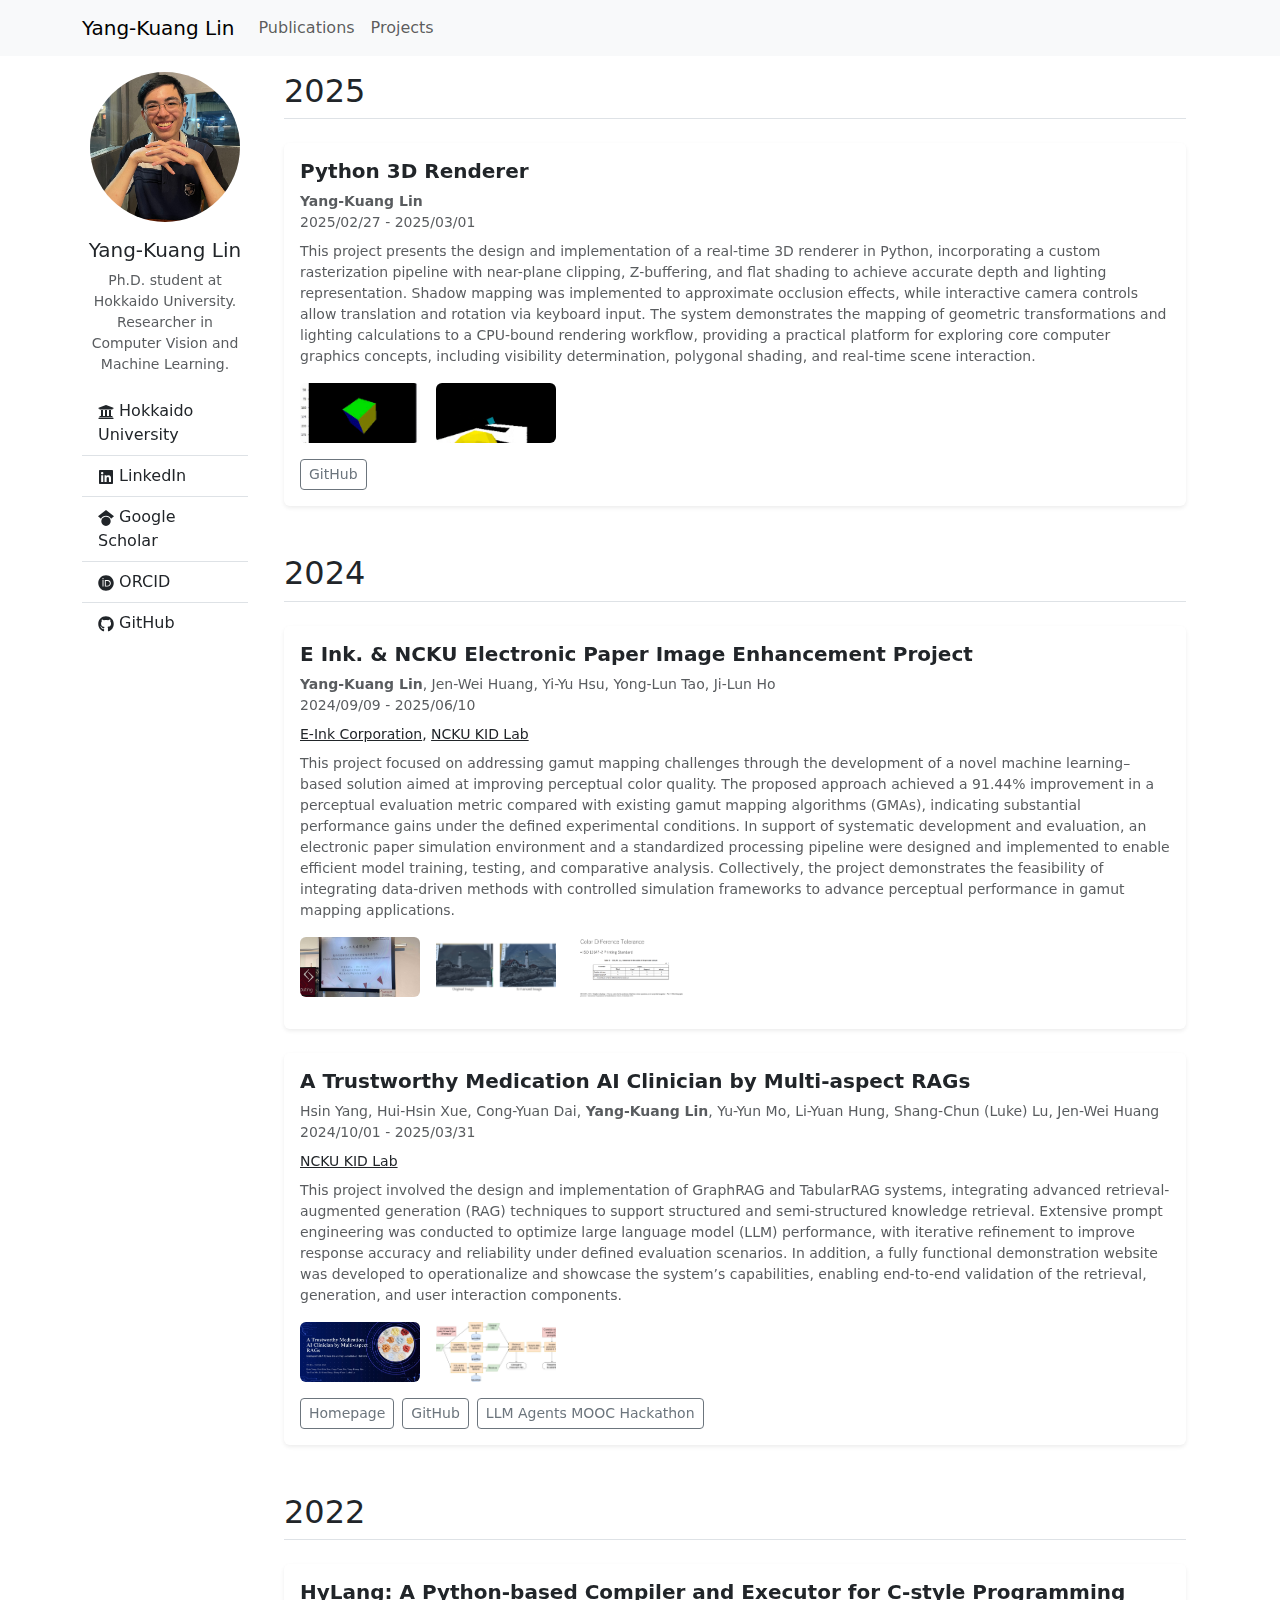
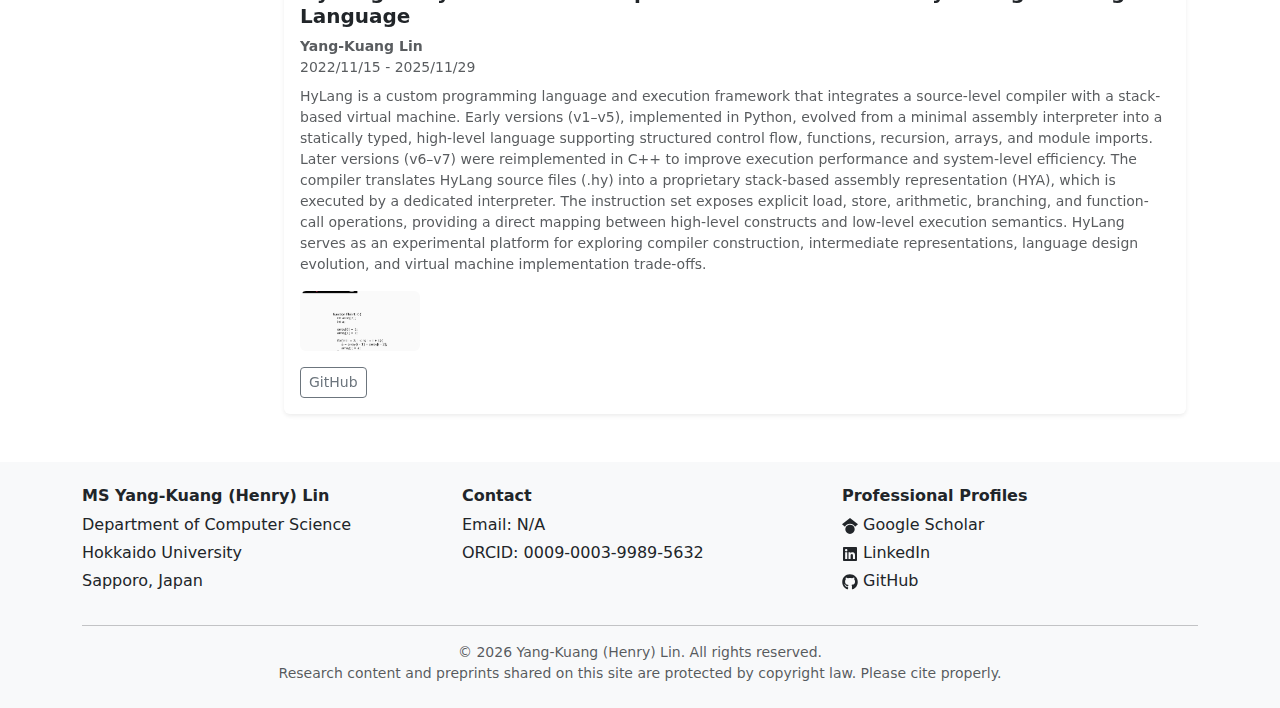
<file: projects.html>
<!DOCTYPE html><!--wCjMfhHDJSiynpWKhN5wX--><html lang="en"><head><meta charSet="utf-8"/><meta name="viewport" content="width=device-width, initial-scale=1"/><link rel="preload" as="image" href="/assets/profile.png"/><link rel="stylesheet" href="/_next/static/chunks/d43ab978ac5b76ce.css" data-precedence="next"/><link rel="stylesheet" href="/_next/static/chunks/e30c22ad0a7c0640.css" data-precedence="next"/><link rel="stylesheet" href="/_next/static/chunks/cc24109bbacdc366.css" data-precedence="next"/><link rel="preload" as="script" fetchPriority="low" href="/_next/static/chunks/3f46b92bbb0cc6a4.js"/><script src="/_next/static/chunks/82abf2d65f5428ae.js" async=""></script><script src="/_next/static/chunks/f2f58a7e93290fbb.js" async=""></script><script src="/_next/static/chunks/1b9dce69a405501d.js" async=""></script><script src="/_next/static/chunks/turbopack-ecfca90ff5a0c2ce.js" async=""></script><script src="/_next/static/chunks/e93ecfedf135ae2b.js" async=""></script><script src="/_next/static/chunks/54bbd8e61a01cdf1.js" async=""></script><script src="/_next/static/chunks/ff1a16fafef87110.js" async=""></script><script src="/_next/static/chunks/d2be314c3ece3fbe.js" async=""></script><script src="/_next/static/chunks/75c8b9bcad544dd0.js" async=""></script><meta name="google-site-verification" content="YmLhSZMNc3rzVqcLIFYejfh698KjwkWoBGBXwrmGMUA"/><title>Y.-K.&#x27;s Website</title><meta name="description" content="The personal website of Yang-Kuang Lin."/><link rel="icon" href="/favicon.ico?favicon.fb94a20d.ico" sizes="48x48" type="image/x-icon"/><script src="/_next/static/chunks/a6dad97d9634a72d.js" noModule=""></script></head><body class="d-flex flex-column min-vh-100"><div hidden=""><!--$--><!--/$--></div><nav class="navbar navbar-expand-lg navbar-light bg-light sticky-top"><div class="container"><a href="/" class="navbar-brand">Yang-Kuang Lin</a><span class="me-auto d-sm-none text-capitalize navbar-text">projects</span><button aria-controls="basic-navbar" type="button" aria-label="Toggle navigation" class="navbar-toggler collapsed"><span class="navbar-toggler-icon"></span></button><div class="navbar-collapse collapse" id="basic-navbar"><div class="me-auto navbar-nav"><a href="/publications" data-rr-ui-event-key="/publications" class="nav-link">Publications</a><a href="/projects" data-rr-ui-event-key="/projects" class="nav-link">Projects</a></div></div></div></nav><div class="flex-grow-1 container"><div class="row"><div class="sidebar-fixed pt-3 d-none d-lg-block col-2"><div class="text-center"><img src="/assets/profile.png" alt="Profile" class="rounded-circle mb-3" style="width:150px;height:150px;cursor:pointer" loading="eager"/><h5>Yang-Kuang Lin</h5><p class="text-muted small"></p><div class="text-start text-break list-group list-group-flush"><div class="list-group-item"><a target="_blank" class="text-decoration-none text-reset" href="https://iis-lab.ist.hokudai.ac.jp/"><svg stroke="currentColor" fill="currentColor" stroke-width="0" viewBox="0 0 512 512" height="1em" width="1em" xmlns="http://www.w3.org/2000/svg"><path d="M496 128v16a8 8 0 0 1-8 8h-24v12c0 6.627-5.373 12-12 12H60c-6.627 0-12-5.373-12-12v-12H24a8 8 0 0 1-8-8v-16a8 8 0 0 1 4.941-7.392l232-88a7.996 7.996 0 0 1 6.118 0l232 88A8 8 0 0 1 496 128zm-24 304H40c-13.255 0-24 10.745-24 24v16a8 8 0 0 0 8 8h464a8 8 0 0 0 8-8v-16c0-13.255-10.745-24-24-24zM96 192v192H60c-6.627 0-12 5.373-12 12v20h416v-20c0-6.627-5.373-12-12-12h-36V192h-64v192h-64V192h-64v192h-64V192H96z"></path></svg> Hokkaido University</a></div><div class="list-group-item"><a target="_blank" class="text-decoration-none text-reset" href="https://www.linkedin.com/in/yang-kuang-lin/"><svg stroke="currentColor" fill="currentColor" stroke-width="0" viewBox="0 0 448 512" height="1em" width="1em" xmlns="http://www.w3.org/2000/svg"><path d="M416 32H31.9C14.3 32 0 46.5 0 64.3v383.4C0 465.5 14.3 480 31.9 480H416c17.6 0 32-14.5 32-32.3V64.3c0-17.8-14.4-32.3-32-32.3zM135.4 416H69V202.2h66.5V416zm-33.2-243c-21.3 0-38.5-17.3-38.5-38.5S80.9 96 102.2 96c21.2 0 38.5 17.3 38.5 38.5 0 21.3-17.2 38.5-38.5 38.5zm282.1 243h-66.4V312c0-24.8-.5-56.7-34.5-56.7-34.6 0-39.9 27-39.9 54.9V416h-66.4V202.2h63.7v29.2h.9c8.9-16.8 30.6-34.5 62.9-34.5 67.2 0 79.7 44.3 79.7 101.9V416z"></path></svg> LinkedIn</a></div><div class="list-group-item"><a target="_blank" class="text-decoration-none text-reset" href="https://scholar.google.com/citations?user=8E2o8X4AAAAJ&amp;hl=en"><svg stroke="currentColor" fill="currentColor" stroke-width="0" viewBox="0 0 512 512" height="1em" width="1em" xmlns="http://www.w3.org/2000/svg"><path d="M390.9 298.5c0 0 0 .1 .1 .1c9.2 19.4 14.4 41.1 14.4 64C405.3 445.1 338.5 512 256 512s-149.3-66.9-149.3-149.3c0-22.9 5.2-44.6 14.4-64h0c1.7-3.6 3.6-7.2 5.6-10.7c4.4-7.6 9.4-14.7 15-21.3c27.4-32.6 68.5-53.3 114.4-53.3c33.6 0 64.6 11.1 89.6 29.9c9.1 6.9 17.4 14.7 24.8 23.5c5.6 6.6 10.6 13.8 15 21.3c2 3.4 3.8 7 5.5 10.5zm26.4-18.8c-30.1-58.4-91-98.4-161.3-98.4s-131.2 40-161.3 98.4L0 202.7 256 0 512 202.7l-94.7 77.1z"></path></svg> Google Scholar</a></div><div class="list-group-item"><a target="_blank" class="text-decoration-none text-reset" href="https://orcid.org/0009-0003-9989-5632"><svg stroke="currentColor" fill="currentColor" stroke-width="0" viewBox="0 0 512 512" height="1em" width="1em" xmlns="http://www.w3.org/2000/svg"><path d="M294.75 188.19h-45.92V342h47.47c67.62 0 83.12-51.34 83.12-76.91 0-41.64-26.54-76.9-84.67-76.9zM256 8C119 8 8 119 8 256s111 248 248 248 248-111 248-248S393 8 256 8zm-80.79 360.76h-29.84v-207.5h29.84zm-14.92-231.14a19.57 19.57 0 1 1 19.57-19.57 19.64 19.64 0 0 1-19.57 19.57zM300 369h-81V161.26h80.6c76.73 0 110.44 54.83 110.44 103.85C410 318.39 368.38 369 300 369z"></path></svg> ORCID</a></div><div class="list-group-item"><a target="_blank" class="text-decoration-none text-reset" href="https://github.com/YangKuang-Lin"><svg stroke="currentColor" fill="currentColor" stroke-width="0" viewBox="0 0 496 512" height="1em" width="1em" xmlns="http://www.w3.org/2000/svg"><path d="M165.9 397.4c0 2-2.3 3.6-5.2 3.6-3.3.3-5.6-1.3-5.6-3.6 0-2 2.3-3.6 5.2-3.6 3-.3 5.6 1.3 5.6 3.6zm-31.1-4.5c-.7 2 1.3 4.3 4.3 4.9 2.6 1 5.6 0 6.2-2s-1.3-4.3-4.3-5.2c-2.6-.7-5.5.3-6.2 2.3zm44.2-1.7c-2.9.7-4.9 2.6-4.6 4.9.3 2 2.9 3.3 5.9 2.6 2.9-.7 4.9-2.6 4.6-4.6-.3-1.9-3-3.2-5.9-2.9zM244.8 8C106.1 8 0 113.3 0 252c0 110.9 69.8 205.8 169.5 239.2 12.8 2.3 17.3-5.6 17.3-12.1 0-6.2-.3-40.4-.3-61.4 0 0-70 15-84.7-29.8 0 0-11.4-29.1-27.8-36.6 0 0-22.9-15.7 1.6-15.4 0 0 24.9 2 38.6 25.8 21.9 38.6 58.6 27.5 72.9 20.9 2.3-16 8.8-27.1 16-33.7-55.9-6.2-112.3-14.3-112.3-110.5 0-27.5 7.6-41.3 23.6-58.9-2.6-6.5-11.1-33.3 2.6-67.9 20.9-6.5 69 27 69 27 20-5.6 41.5-8.5 62.8-8.5s42.8 2.9 62.8 8.5c0 0 48.1-33.6 69-27 13.7 34.7 5.2 61.4 2.6 67.9 16 17.7 25.8 31.5 25.8 58.9 0 96.5-58.9 104.2-114.8 110.5 9.2 7.9 17 22.9 17 46.4 0 33.7-.3 75.4-.3 83.6 0 6.5 4.6 14.4 17.3 12.1C428.2 457.8 496 362.9 496 252 496 113.3 383.5 8 244.8 8zM97.2 352.9c-1.3 1-1 3.3.7 5.2 1.6 1.6 3.9 2.3 5.2 1 1.3-1 1-3.3-.7-5.2-1.6-1.6-3.9-2.3-5.2-1zm-10.8-8.1c-.7 1.3.3 2.9 2.3 3.9 1.6 1 3.6.7 4.3-.7.7-1.3-.3-2.9-2.3-3.9-2-.6-3.6-.3-4.3.7zm32.4 35.6c-1.6 1.3-1 4.3 1.3 6.2 2.3 2.3 5.2 2.6 6.5 1 1.3-1.3.7-4.3-1.3-6.2-2.2-2.3-5.2-2.6-6.5-1zm-11.4-14.7c-1.6 1-1.6 3.6 0 5.9 1.6 2.3 4.3 3.3 5.6 2.3 1.6-1.3 1.6-3.9 0-6.2-1.4-2.3-4-3.3-5.6-2z"></path></svg> GitHub</a></div></div></div></div><div class="pt-3 col-lg-10 col-12"><main><div class="container py-5 text-center"><div class="spinner-border text-secondary" role="status"></div></div><!--$--><!--/$--></main></div></div></div><footer class="bg-light mt-auto"><div class="container py-4"><div class="row text-start"><div class="col-md-4 mb-3"><h6 class="fw-bold">MS Yang-Kuang (Henry) Lin</h6><p class="mb-1">Department of Computer Science</p><p class="mb-1">Hokkaido University</p><p class="mb-0">Sapporo, Japan</p></div><div class="col-md-4 mb-3"><h6 class="fw-bold">Contact</h6><p class="mb-1">Email: <a href="mailto:N/A" class="text-decoration-none text-reset">N/A</a></p><p class="mb-0">ORCID: <a href="https://orcid.org/0009-0003-9989-5632" target="_blank" rel="noopener noreferrer" class="text-decoration-none text-reset">0009-0003-9989-5632</a></p></div><div class="col-md-4 mb-3"><h6 class="fw-bold">Professional Profiles</h6><p class="mb-1"><a href="https://scholar.google.com" target="_blank" rel="noopener noreferrer" class="text-decoration-none text-reset"><svg stroke="currentColor" fill="currentColor" stroke-width="0" viewBox="0 0 512 512" height="1em" width="1em" xmlns="http://www.w3.org/2000/svg"><path d="M390.9 298.5c0 0 0 .1 .1 .1c9.2 19.4 14.4 41.1 14.4 64C405.3 445.1 338.5 512 256 512s-149.3-66.9-149.3-149.3c0-22.9 5.2-44.6 14.4-64h0c1.7-3.6 3.6-7.2 5.6-10.7c4.4-7.6 9.4-14.7 15-21.3c27.4-32.6 68.5-53.3 114.4-53.3c33.6 0 64.6 11.1 89.6 29.9c9.1 6.9 17.4 14.7 24.8 23.5c5.6 6.6 10.6 13.8 15 21.3c2 3.4 3.8 7 5.5 10.5zm26.4-18.8c-30.1-58.4-91-98.4-161.3-98.4s-131.2 40-161.3 98.4L0 202.7 256 0 512 202.7l-94.7 77.1z"></path></svg> Google Scholar</a></p><p class="mb-1"><a href="https://www.linkedin.com/in/yang-kuang-lin/" target="_blank" rel="noopener noreferrer" class="text-decoration-none text-reset"><svg stroke="currentColor" fill="currentColor" stroke-width="0" viewBox="0 0 448 512" height="1em" width="1em" xmlns="http://www.w3.org/2000/svg"><path d="M416 32H31.9C14.3 32 0 46.5 0 64.3v383.4C0 465.5 14.3 480 31.9 480H416c17.6 0 32-14.5 32-32.3V64.3c0-17.8-14.4-32.3-32-32.3zM135.4 416H69V202.2h66.5V416zm-33.2-243c-21.3 0-38.5-17.3-38.5-38.5S80.9 96 102.2 96c21.2 0 38.5 17.3 38.5 38.5 0 21.3-17.2 38.5-38.5 38.5zm282.1 243h-66.4V312c0-24.8-.5-56.7-34.5-56.7-34.6 0-39.9 27-39.9 54.9V416h-66.4V202.2h63.7v29.2h.9c8.9-16.8 30.6-34.5 62.9-34.5 67.2 0 79.7 44.3 79.7 101.9V416z"></path></svg> LinkedIn</a></p><p class="mb-0"><a href="https://github.com" target="_blank" rel="noopener noreferrer" class="text-decoration-none text-reset"><svg stroke="currentColor" fill="currentColor" stroke-width="0" viewBox="0 0 496 512" height="1em" width="1em" xmlns="http://www.w3.org/2000/svg"><path d="M165.9 397.4c0 2-2.3 3.6-5.2 3.6-3.3.3-5.6-1.3-5.6-3.6 0-2 2.3-3.6 5.2-3.6 3-.3 5.6 1.3 5.6 3.6zm-31.1-4.5c-.7 2 1.3 4.3 4.3 4.9 2.6 1 5.6 0 6.2-2s-1.3-4.3-4.3-5.2c-2.6-.7-5.5.3-6.2 2.3zm44.2-1.7c-2.9.7-4.9 2.6-4.6 4.9.3 2 2.9 3.3 5.9 2.6 2.9-.7 4.9-2.6 4.6-4.6-.3-1.9-3-3.2-5.9-2.9zM244.8 8C106.1 8 0 113.3 0 252c0 110.9 69.8 205.8 169.5 239.2 12.8 2.3 17.3-5.6 17.3-12.1 0-6.2-.3-40.4-.3-61.4 0 0-70 15-84.7-29.8 0 0-11.4-29.1-27.8-36.6 0 0-22.9-15.7 1.6-15.4 0 0 24.9 2 38.6 25.8 21.9 38.6 58.6 27.5 72.9 20.9 2.3-16 8.8-27.1 16-33.7-55.9-6.2-112.3-14.3-112.3-110.5 0-27.5 7.6-41.3 23.6-58.9-2.6-6.5-11.1-33.3 2.6-67.9 20.9-6.5 69 27 69 27 20-5.6 41.5-8.5 62.8-8.5s42.8 2.9 62.8 8.5c0 0 48.1-33.6 69-27 13.7 34.7 5.2 61.4 2.6 67.9 16 17.7 25.8 31.5 25.8 58.9 0 96.5-58.9 104.2-114.8 110.5 9.2 7.9 17 22.9 17 46.4 0 33.7-.3 75.4-.3 83.6 0 6.5 4.6 14.4 17.3 12.1C428.2 457.8 496 362.9 496 252 496 113.3 383.5 8 244.8 8zM97.2 352.9c-1.3 1-1 3.3.7 5.2 1.6 1.6 3.9 2.3 5.2 1 1.3-1 1-3.3-.7-5.2-1.6-1.6-3.9-2.3-5.2-1zm-10.8-8.1c-.7 1.3.3 2.9 2.3 3.9 1.6 1 3.6.7 4.3-.7.7-1.3-.3-2.9-2.3-3.9-2-.6-3.6-.3-4.3.7zm32.4 35.6c-1.6 1.3-1 4.3 1.3 6.2 2.3 2.3 5.2 2.6 6.5 1 1.3-1.3.7-4.3-1.3-6.2-2.2-2.3-5.2-2.6-6.5-1zm-11.4-14.7c-1.6 1-1.6 3.6 0 5.9 1.6 2.3 4.3 3.3 5.6 2.3 1.6-1.3 1.6-3.9 0-6.2-1.4-2.3-4-3.3-5.6-2z"></path></svg> GitHub</a></p></div></div><hr/><div class="text-center small text-muted">© <!-- -->2026<!-- --> Yang-Kuang (Henry) Lin. All rights reserved.<br/>Research content and preprints shared on this site are protected by copyright law. Please cite properly.</div></div></footer><script src="/_next/static/chunks/3f46b92bbb0cc6a4.js" id="_R_" async=""></script><script>(self.__next_f=self.__next_f||[]).push([0])</script><script>self.__next_f.push([1,"1:\"$Sreact.fragment\"\n2:I[51931,[\"/_next/static/chunks/e93ecfedf135ae2b.js\",\"/_next/static/chunks/54bbd8e61a01cdf1.js\"],\"default\"]\n3:I[93802,[\"/_next/static/chunks/e93ecfedf135ae2b.js\",\"/_next/static/chunks/54bbd8e61a01cdf1.js\"],\"default\"]\n4:I[6819,[\"/_next/static/chunks/e93ecfedf135ae2b.js\",\"/_next/static/chunks/54bbd8e61a01cdf1.js\"],\"default\"]\n5:I[68874,[\"/_next/static/chunks/e93ecfedf135ae2b.js\",\"/_next/static/chunks/54bbd8e61a01cdf1.js\"],\"default\"]\n6:I[48385,[\"/_next/static/chunks/e93ecfedf135ae2b.js\",\"/_next/static/chunks/54bbd8e61a01cdf1.js\"],\"default\"]\n7:I[39756,[\"/_next/static/chunks/ff1a16fafef87110.js\",\"/_next/static/chunks/d2be314c3ece3fbe.js\"],\"default\"]\n8:I[37457,[\"/_next/static/chunks/ff1a16fafef87110.js\",\"/_next/static/chunks/d2be314c3ece3fbe.js\"],\"default\"]\n11:I[68027,[],\"default\"]\n:HL[\"/_next/static/chunks/d43ab978ac5b76ce.css\",\"style\"]\n:HL[\"/_next/static/chunks/e30c22ad0a7c0640.css\",\"style\"]\n:HL[\"/_next/static/chunks/cc24109bbacdc366.css\",\"style\"]\n"])</script><script>self.__next_f.push([1,"0:{\"P\":null,\"b\":\"wCjMfhHDJSiynpWKhN5wX\",\"c\":[\"\",\"projects\"],\"q\":\"\",\"i\":false,\"f\":[[[\"\",{\"children\":[\"projects\",{\"children\":[\"__PAGE__\",{}]}]},\"$undefined\",\"$undefined\",true],[[\"$\",\"$1\",\"c\",{\"children\":[[[\"$\",\"link\",\"0\",{\"rel\":\"stylesheet\",\"href\":\"/_next/static/chunks/d43ab978ac5b76ce.css\",\"precedence\":\"next\",\"crossOrigin\":\"$undefined\",\"nonce\":\"$undefined\"}],[\"$\",\"link\",\"1\",{\"rel\":\"stylesheet\",\"href\":\"/_next/static/chunks/e30c22ad0a7c0640.css\",\"precedence\":\"next\",\"crossOrigin\":\"$undefined\",\"nonce\":\"$undefined\"}],[\"$\",\"link\",\"2\",{\"rel\":\"stylesheet\",\"href\":\"/_next/static/chunks/cc24109bbacdc366.css\",\"precedence\":\"next\",\"crossOrigin\":\"$undefined\",\"nonce\":\"$undefined\"}],[\"$\",\"script\",\"script-0\",{\"src\":\"/_next/static/chunks/e93ecfedf135ae2b.js\",\"async\":true,\"nonce\":\"$undefined\"}],[\"$\",\"script\",\"script-1\",{\"src\":\"/_next/static/chunks/54bbd8e61a01cdf1.js\",\"async\":true,\"nonce\":\"$undefined\"}]],[\"$\",\"html\",null,{\"lang\":\"en\",\"children\":[\"$\",\"body\",null,{\"className\":\"d-flex flex-column min-vh-100\",\"children\":[[\"$\",\"$L2\",null,{}],[\"$\",\"$L3\",null,{\"className\":\"flex-grow-1\",\"children\":[\"$\",\"$L4\",null,{\"children\":[[\"$\",\"$L5\",null,{\"xs\":2,\"className\":\"sidebar-fixed pt-3 d-none d-lg-block\",\"children\":[\"$\",\"$L6\",null,{}]}],[\"$\",\"$L5\",null,{\"xs\":12,\"lg\":10,\"className\":\"pt-3\",\"children\":[\"$\",\"main\",null,{\"children\":[\"$\",\"$L7\",null,{\"parallelRouterKey\":\"children\",\"error\":\"$undefined\",\"errorStyles\":\"$undefined\",\"errorScripts\":\"$undefined\",\"template\":[\"$\",\"$L8\",null,{}],\"templateStyles\":\"$undefined\",\"templateScripts\":\"$undefined\",\"notFound\":[\"$L9\",[]],\"forbidden\":\"$undefined\",\"unauthorized\":\"$undefined\"}]}]}]]}]}],[\"$\",\"footer\",null,{\"className\":\"bg-light mt-auto\",\"children\":[\"$\",\"div\",null,{\"className\":\"container py-4\",\"children\":[[\"$\",\"div\",null,{\"className\":\"row text-start\",\"children\":[[\"$\",\"div\",null,{\"className\":\"col-md-4 mb-3\",\"children\":[[\"$\",\"h6\",null,{\"className\":\"fw-bold\",\"children\":\"MS Yang-Kuang (Henry) Lin\"}],[\"$\",\"p\",null,{\"className\":\"mb-1\",\"children\":\"Department of Computer Science\"}],[\"$\",\"p\",null,{\"className\":\"mb-1\",\"children\":\"Hokkaido University\"}],[\"$\",\"p\",null,{\"className\":\"mb-0\",\"children\":\"Sapporo, Japan\"}]]}],[\"$\",\"div\",null,{\"className\":\"col-md-4 mb-3\",\"children\":[[\"$\",\"h6\",null,{\"className\":\"fw-bold\",\"children\":\"Contact\"}],[\"$\",\"p\",null,{\"className\":\"mb-1\",\"children\":[\"Email: \",[\"$\",\"a\",null,{\"href\":\"mailto:N/A\",\"className\":\"text-decoration-none text-reset\",\"children\":\"N/A\"}]]}],[\"$\",\"p\",null,{\"className\":\"mb-0\",\"children\":[\"ORCID: \",[\"$\",\"a\",null,{\"href\":\"https://orcid.org/0009-0003-9989-5632\",\"target\":\"_blank\",\"rel\":\"noopener noreferrer\",\"className\":\"text-decoration-none text-reset\",\"children\":\"0009-0003-9989-5632\"}]]}]]}],[\"$\",\"div\",null,{\"className\":\"col-md-4 mb-3\",\"children\":[[\"$\",\"h6\",null,{\"className\":\"fw-bold\",\"children\":\"Professional Profiles\"}],[\"$\",\"p\",null,{\"className\":\"mb-1\",\"children\":[\"$\",\"a\",null,{\"href\":\"https://scholar.google.com\",\"target\":\"_blank\",\"rel\":\"noopener noreferrer\",\"className\":\"text-decoration-none text-reset\",\"children\":[[\"$\",\"svg\",null,{\"stroke\":\"currentColor\",\"fill\":\"currentColor\",\"strokeWidth\":\"0\",\"viewBox\":\"0 0 512 512\",\"children\":[\"$undefined\",[[\"$\",\"path\",\"0\",{\"d\":\"M390.9 298.5c0 0 0 .1 .1 .1c9.2 19.4 14.4 41.1 14.4 64C405.3 445.1 338.5 512 256 512s-149.3-66.9-149.3-149.3c0-22.9 5.2-44.6 14.4-64h0c1.7-3.6 3.6-7.2 5.6-10.7c4.4-7.6 9.4-14.7 15-21.3c27.4-32.6 68.5-53.3 114.4-53.3c33.6 0 64.6 11.1 89.6 29.9c9.1 6.9 17.4 14.7 24.8 23.5c5.6 6.6 10.6 13.8 15 21.3c2 3.4 3.8 7 5.5 10.5zm26.4-18.8c-30.1-58.4-91-98.4-161.3-98.4s-131.2 40-161.3 98.4L0 202.7 256 0 512 202.7l-94.7 77.1z\",\"children\":[]}]]],\"className\":\"$undefined\",\"style\":{\"color\":\"$undefined\"},\"height\":\"1em\",\"width\":\"1em\",\"xmlns\":\"http://www.w3.org/2000/svg\"}],\" Google Scholar\"]}]}],[\"$\",\"p\",null,{\"className\":\"mb-1\",\"children\":[\"$\",\"a\",null,{\"href\":\"https://www.linkedin.com/in/yang-kuang-lin/\",\"target\":\"_blank\",\"rel\":\"noopener noreferrer\",\"className\":\"text-decoration-none text-reset\",\"children\":[[\"$\",\"svg\",null,{\"stroke\":\"currentColor\",\"fill\":\"currentColor\",\"strokeWidth\":\"0\",\"viewBox\":\"0 0 448 512\",\"children\":[\"$undefined\",[[\"$\",\"path\",\"0\",{\"d\":\"M416 32H31.9C14.3 32 0 46.5 0 64.3v383.4C0 465.5 14.3 480 31.9 480H416c17.6 0 32-14.5 32-32.3V64.3c0-17.8-14.4-32.3-32-32.3zM135.4 416H69V202.2h66.5V416zm-33.2-243c-21.3 0-38.5-17.3-38.5-38.5S80.9 96 102.2 96c21.2 0 38.5 17.3 38.5 38.5 0 21.3-17.2 38.5-38.5 38.5zm282.1 243h-66.4V312c0-24.8-.5-56.7-34.5-56.7-34.6 0-39.9 27-39.9 54.9V416h-66.4V202.2h63.7v29.2h.9c8.9-16.8 30.6-34.5 62.9-34.5 67.2 0 79.7 44.3 79.7 101.9V416z\",\"children\":[]}]]],\"className\":\"$undefined\",\"style\":{\"color\":\"$undefined\"},\"height\":\"1em\",\"width\":\"1em\",\"xmlns\":\"http://www.w3.org/2000/svg\"}],\" LinkedIn\"]}]}],\"$La\"]}]]}],\"$Lb\",\"$Lc\"]}]}],\"$Ld\"]}]}]]}],{\"children\":[\"$Le\",{\"children\":[\"$Lf\",{},null,false,false]},null,false,false]},null,false,false],\"$L10\",false]],\"m\":\"$undefined\",\"G\":[\"$11\",[]],\"S\":true}\n"])</script><script>self.__next_f.push([1,"9:E{\"digest\":\"NEXT_REDIRECT;replace;/;307;\"}\n"])</script><script>self.__next_f.push([1,"13:I[47257,[\"/_next/static/chunks/ff1a16fafef87110.js\",\"/_next/static/chunks/d2be314c3ece3fbe.js\"],\"ClientPageRoot\"]\n14:I[92848,[\"/_next/static/chunks/e93ecfedf135ae2b.js\",\"/_next/static/chunks/54bbd8e61a01cdf1.js\",\"/_next/static/chunks/75c8b9bcad544dd0.js\"],\"default\"]\n17:I[97367,[\"/_next/static/chunks/ff1a16fafef87110.js\",\"/_next/static/chunks/d2be314c3ece3fbe.js\"],\"OutletBoundary\"]\n18:\"$Sreact.suspense\"\n1a:I[97367,[\"/_next/static/chunks/ff1a16fafef87110.js\",\"/_next/static/chunks/d2be314c3ece3fbe.js\"],\"ViewportBoundary\"]\n1c:I[97367,[\"/_next/static/chunks/ff1a16fafef87110.js\",\"/_next/static/chunks/d2be314c3ece3fbe.js\"],\"MetadataBoundary\"]\n12:T518,M165.9 397.4c0 2-2.3 3.6-5.2 3.6-3.3.3-5.6-1.3-5.6-3.6 0-2 2.3-3.6 5.2-3.6 3-.3 5.6 1.3 5.6 3.6zm-31.1-4.5c-.7 2 1.3 4.3 4.3 4.9 2.6 1 5.6 0 6.2-2s-1.3-4.3-4.3-5.2c-2.6-.7-5.5.3-6.2 2.3zm44.2-1.7c-2.9.7-4.9 2.6-4.6 4.9.3 2 2.9 3.3 5.9 2.6 2.9-.7 4.9-2.6 4.6-4.6-.3-1.9-3-3.2-5.9-2.9zM244.8 8C106.1 8 0 113.3 0 252c0 110.9 69.8 205.8 169.5 239.2 12.8 2.3 17.3-5.6 17.3-12.1 0-6.2-.3-40.4-.3-61.4 0 0-70 15-84.7-29.8 0 0-11.4-29.1-27.8-36.6 0 0-22.9-15.7 1.6-15.4 0 0 24.9 2 38.6 25.8 21.9 38.6 58.6 27.5 72.9 20.9 2.3-16 8.8-27.1 16-33.7-55.9-6.2-112.3-14.3-112.3-110.5 0-27.5 7.6-41.3 23.6-58.9-2.6-6.5-11.1-33.3 2.6-67.9 20.9-6.5 69 27 69 27 20-5.6 41.5-8.5 62.8-8.5s42.8 2.9 62.8 8.5c0 0 48.1-33.6 69-27 13.7 34.7 5.2 61.4 2.6 67.9 16 17.7 25.8 31.5 25.8 58.9 0 96.5-58.9 104.2-114.8 110.5 9.2 7.9 17 22.9 17 46.4 0 33.7-.3 75.4-.3 83.6 0 6.5 4.6 14.4 17.3 12.1C428.2 457.8 496 362.9 496 252 496 113.3 383.5 8 244.8 8zM97.2 352.9c-1.3 1-1 3.3.7 5.2 1.6 1.6 3.9 2.3 5.2 1 1.3-1 1-3.3-.7-5.2-1.6-1.6-3.9-2.3-5.2-1zm-10.8-8.1c-.7 1.3.3 2.9 2.3 3.9 1.6 1 3.6.7 4.3-.7.7-1.3-.3-2.9-2.3-3.9-2-.6-3.6-.3-4.3.7zm32.4 35.6c-1.6 1.3-1 4.3 1.3 6.2 2.3 2.3 5.2 2.6 6.5 1 1.3-1.3.7-4.3-1.3-6.2-2.2-2.3-5.2-2.6-6.5-1zm-11.4-14.7c-1.6 1-1.6 3.6 0 5.9 1.6 2.3 4.3 3.3 5.6 2.3 1.6-1.3 1.6-3.9 0-6.2-1.4-2.3-4-3.3-5.6-2za:[\"$\",\"p\",null,{\"className\":\"mb-0\",\"children\":[\"$\",\"a\",null,{\"href\":\"https://github.com\",\"target\":\"_blank\",\"rel\":\"noopener noreferrer\",\"className\":\"text-decoration-none text-reset\",\"children\":[[\"$\",\"svg\",null,{\"stroke\":\"currentColor\",\"fill\":\"currentColor\",\"strokeWidth\":\"0\",\"viewBox\":\"0 0 496 512\",\"children\":[\"$undefined\",[[\"$\",\"path\",\"0\",{\"d\":\"$12\",\"children\":[]}]]],\"className\":\"$undefined\",\"style\":{\"color\":\"$undefined\"},\"height\":\"1em\",\"width\":\"1em\",\"xmlns\":\"http://www.w3.org/2000/svg\"}],\" GitHub\"]}]}]\nb:[\"$\",\"hr\",null,{}]\nc:[\"$\",\"div\",null,{\"className\":\"text-center small text-muted\",\"children\":[\"© \",2026,\" Yang-Kuang (Henry) Lin. All rights reserved.\",[\"$\",\"br\",null,{}],\"Research content and preprints shared on this site are protected by copyright law. Please cite properly.\"]}]\nd:[\"$\",\"meta\",null,{\"name\":\"google-site-verification\",\"content\":\"YmLhSZMNc3rzVqcLIFYejfh698KjwkWoBGBXwrmGMUA\"}]\ne:[\"$\",\"$1\",\"c\",{\"children\":[null,[\"$\",\"$L7\",null,{\"parallelRouterKey\":\"children\",\"error\":\"$undefined\",\"errorStyles\":\"$undefined\",\"errorScripts\":\"$undefined\",\"template\":[\"$\",\"$L8\",null,{}],\"templateStyles\":\"$undefined\",\"templateScripts\":\"$undefined\",\"notFound\":\"$undefined\",\"forbidden\":\"$undefined\",\"unauthorized\":\"$undefined\"}]]}]\nf:[\"$\",\"$1\",\"c\",{\"children\":[[\"$\",\"$L13\",null,{\"Component\":\"$14\",\"serverProvidedParams\":{\"searchParams\":{},\"params\":{},\"promises\":[\"$@15\",\"$@16\"]}}],[[\"$\",\"script\",\"script-0\",{\"src\":\"/_next/static/chunks/75c8b9bcad544dd0.js\",\"async\":true,\"nonce\":\"$undefined\"}]],[\"$\",\"$L17\",null,{\"children\":[\"$\",\"$18\",null,{\"name\":\"Next.MetadataOutlet\",\"children\":\"$@19\"}]}]]}]\n10:[\"$\",\"$1\",\"h\",{\"children\":[null,[\"$\",\"$L1a\",null,{\"children\":\"$L1b\"}],[\"$\",\"div\",null,{\"hidden\":true,\"children\":[\"$\",\"$L1c\",null,{\"children\":[\"$\",\"$18\",null,{\"name\":\"Next.Metadata\",\"children\":\"$L1d\"}]}]}],null]}]\n"])</script><script>self.__next_f.push([1,"15:{}\n16:\"$f:props:children:0:props:serverProvidedParams:params\"\n"])</script><script>self.__next_f.push([1,"1b:[[\"$\",\"meta\",\"0\",{\"charSet\":\"utf-8\"}],[\"$\",\"meta\",\"1\",{\"name\":\"viewport\",\"content\":\"width=device-width, initial-scale=1\"}]]\n"])</script><script>self.__next_f.push([1,"1e:I[27201,[\"/_next/static/chunks/ff1a16fafef87110.js\",\"/_next/static/chunks/d2be314c3ece3fbe.js\"],\"IconMark\"]\n19:null\n1d:[[\"$\",\"title\",\"0\",{\"children\":\"Y.-K.'s Website\"}],[\"$\",\"meta\",\"1\",{\"name\":\"description\",\"content\":\"The personal website of Yang-Kuang Lin.\"}],[\"$\",\"link\",\"2\",{\"rel\":\"icon\",\"href\":\"/favicon.ico?favicon.fb94a20d.ico\",\"sizes\":\"48x48\",\"type\":\"image/x-icon\"}],[\"$\",\"$L1e\",\"3\",{}]]\n"])</script></body></html>
</file>
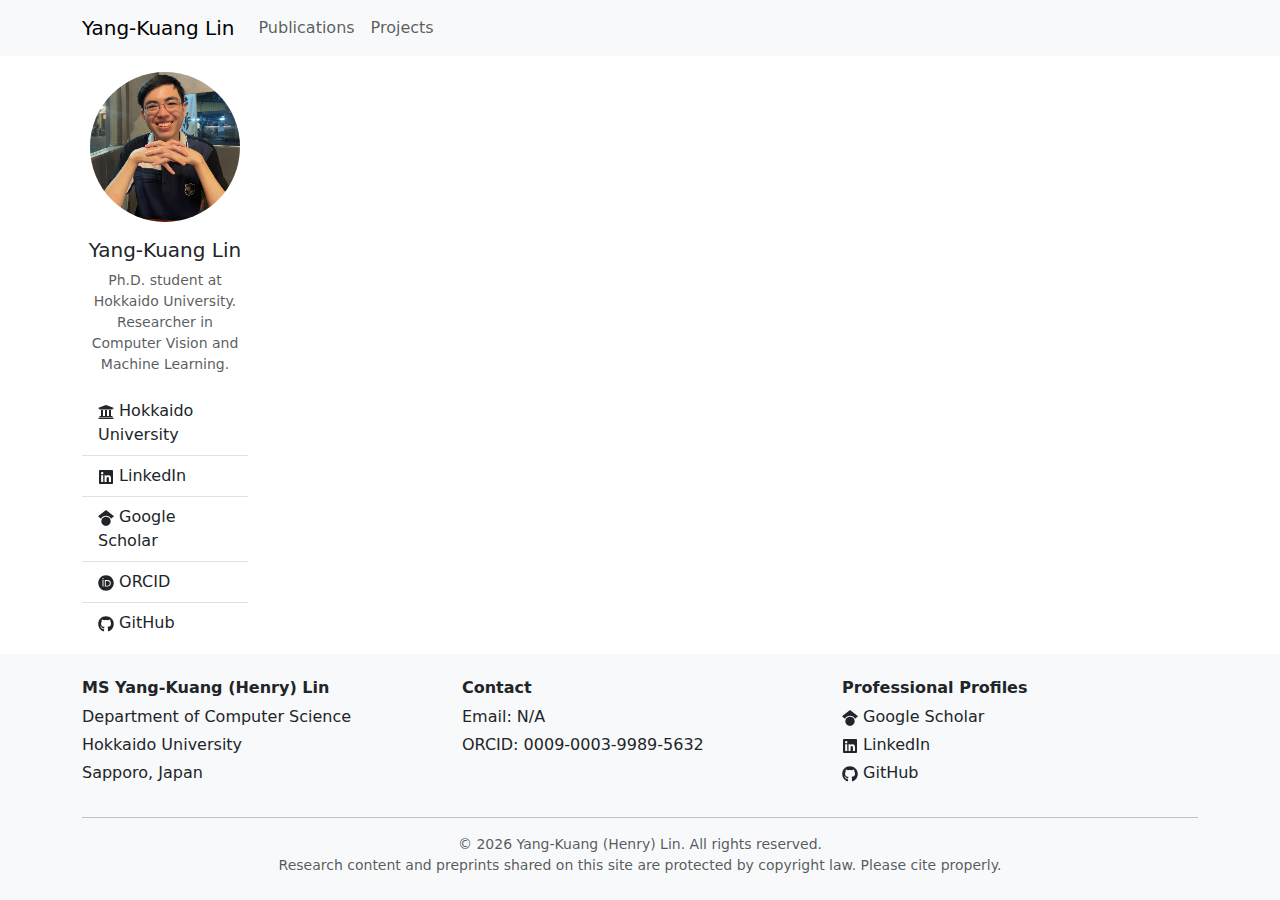
<file: publications.html>
<!DOCTYPE html><!--wCjMfhHDJSiynpWKhN5wX--><html lang="en"><head><meta charSet="utf-8"/><meta name="viewport" content="width=device-width, initial-scale=1"/><link rel="preload" as="image" href="/assets/profile.png"/><link rel="stylesheet" href="/_next/static/chunks/d43ab978ac5b76ce.css" data-precedence="next"/><link rel="stylesheet" href="/_next/static/chunks/e30c22ad0a7c0640.css" data-precedence="next"/><link rel="stylesheet" href="/_next/static/chunks/cc24109bbacdc366.css" data-precedence="next"/><link rel="preload" as="script" fetchPriority="low" href="/_next/static/chunks/3f46b92bbb0cc6a4.js"/><script src="/_next/static/chunks/82abf2d65f5428ae.js" async=""></script><script src="/_next/static/chunks/f2f58a7e93290fbb.js" async=""></script><script src="/_next/static/chunks/1b9dce69a405501d.js" async=""></script><script src="/_next/static/chunks/turbopack-ecfca90ff5a0c2ce.js" async=""></script><script src="/_next/static/chunks/e93ecfedf135ae2b.js" async=""></script><script src="/_next/static/chunks/54bbd8e61a01cdf1.js" async=""></script><script src="/_next/static/chunks/ff1a16fafef87110.js" async=""></script><script src="/_next/static/chunks/d2be314c3ece3fbe.js" async=""></script><script src="/_next/static/chunks/f73184de22d55392.js" async=""></script><meta name="google-site-verification" content="YmLhSZMNc3rzVqcLIFYejfh698KjwkWoBGBXwrmGMUA"/><title>Y.-K.&#x27;s Website</title><meta name="description" content="The personal website of Yang-Kuang Lin."/><link rel="icon" href="/favicon.ico?favicon.fb94a20d.ico" sizes="48x48" type="image/x-icon"/><script src="/_next/static/chunks/a6dad97d9634a72d.js" noModule=""></script></head><body class="d-flex flex-column min-vh-100"><div hidden=""><!--$--><!--/$--></div><nav class="navbar navbar-expand-lg navbar-light bg-light sticky-top"><div class="container"><a href="/" class="navbar-brand">Yang-Kuang Lin</a><span class="me-auto d-sm-none text-capitalize navbar-text">publications</span><button aria-controls="basic-navbar" type="button" aria-label="Toggle navigation" class="navbar-toggler collapsed"><span class="navbar-toggler-icon"></span></button><div class="navbar-collapse collapse" id="basic-navbar"><div class="me-auto navbar-nav"><a href="/publications" data-rr-ui-event-key="/publications" class="nav-link">Publications</a><a href="/projects" data-rr-ui-event-key="/projects" class="nav-link">Projects</a></div></div></div></nav><div class="flex-grow-1 container"><div class="row"><div class="sidebar-fixed pt-3 d-none d-lg-block col-2"><div class="text-center"><img src="/assets/profile.png" alt="Profile" class="rounded-circle mb-3" style="width:150px;height:150px;cursor:pointer" loading="eager"/><h5>Yang-Kuang Lin</h5><p class="text-muted small"></p><div class="text-start text-break list-group list-group-flush"><div class="list-group-item"><a target="_blank" class="text-decoration-none text-reset" href="https://iis-lab.ist.hokudai.ac.jp/"><svg stroke="currentColor" fill="currentColor" stroke-width="0" viewBox="0 0 512 512" height="1em" width="1em" xmlns="http://www.w3.org/2000/svg"><path d="M496 128v16a8 8 0 0 1-8 8h-24v12c0 6.627-5.373 12-12 12H60c-6.627 0-12-5.373-12-12v-12H24a8 8 0 0 1-8-8v-16a8 8 0 0 1 4.941-7.392l232-88a7.996 7.996 0 0 1 6.118 0l232 88A8 8 0 0 1 496 128zm-24 304H40c-13.255 0-24 10.745-24 24v16a8 8 0 0 0 8 8h464a8 8 0 0 0 8-8v-16c0-13.255-10.745-24-24-24zM96 192v192H60c-6.627 0-12 5.373-12 12v20h416v-20c0-6.627-5.373-12-12-12h-36V192h-64v192h-64V192h-64v192h-64V192H96z"></path></svg> Hokkaido University</a></div><div class="list-group-item"><a target="_blank" class="text-decoration-none text-reset" href="https://www.linkedin.com/in/yang-kuang-lin/"><svg stroke="currentColor" fill="currentColor" stroke-width="0" viewBox="0 0 448 512" height="1em" width="1em" xmlns="http://www.w3.org/2000/svg"><path d="M416 32H31.9C14.3 32 0 46.5 0 64.3v383.4C0 465.5 14.3 480 31.9 480H416c17.6 0 32-14.5 32-32.3V64.3c0-17.8-14.4-32.3-32-32.3zM135.4 416H69V202.2h66.5V416zm-33.2-243c-21.3 0-38.5-17.3-38.5-38.5S80.9 96 102.2 96c21.2 0 38.5 17.3 38.5 38.5 0 21.3-17.2 38.5-38.5 38.5zm282.1 243h-66.4V312c0-24.8-.5-56.7-34.5-56.7-34.6 0-39.9 27-39.9 54.9V416h-66.4V202.2h63.7v29.2h.9c8.9-16.8 30.6-34.5 62.9-34.5 67.2 0 79.7 44.3 79.7 101.9V416z"></path></svg> LinkedIn</a></div><div class="list-group-item"><a target="_blank" class="text-decoration-none text-reset" href="https://scholar.google.com/citations?user=8E2o8X4AAAAJ&amp;hl=en"><svg stroke="currentColor" fill="currentColor" stroke-width="0" viewBox="0 0 512 512" height="1em" width="1em" xmlns="http://www.w3.org/2000/svg"><path d="M390.9 298.5c0 0 0 .1 .1 .1c9.2 19.4 14.4 41.1 14.4 64C405.3 445.1 338.5 512 256 512s-149.3-66.9-149.3-149.3c0-22.9 5.2-44.6 14.4-64h0c1.7-3.6 3.6-7.2 5.6-10.7c4.4-7.6 9.4-14.7 15-21.3c27.4-32.6 68.5-53.3 114.4-53.3c33.6 0 64.6 11.1 89.6 29.9c9.1 6.9 17.4 14.7 24.8 23.5c5.6 6.6 10.6 13.8 15 21.3c2 3.4 3.8 7 5.5 10.5zm26.4-18.8c-30.1-58.4-91-98.4-161.3-98.4s-131.2 40-161.3 98.4L0 202.7 256 0 512 202.7l-94.7 77.1z"></path></svg> Google Scholar</a></div><div class="list-group-item"><a target="_blank" class="text-decoration-none text-reset" href="https://orcid.org/0009-0003-9989-5632"><svg stroke="currentColor" fill="currentColor" stroke-width="0" viewBox="0 0 512 512" height="1em" width="1em" xmlns="http://www.w3.org/2000/svg"><path d="M294.75 188.19h-45.92V342h47.47c67.62 0 83.12-51.34 83.12-76.91 0-41.64-26.54-76.9-84.67-76.9zM256 8C119 8 8 119 8 256s111 248 248 248 248-111 248-248S393 8 256 8zm-80.79 360.76h-29.84v-207.5h29.84zm-14.92-231.14a19.57 19.57 0 1 1 19.57-19.57 19.64 19.64 0 0 1-19.57 19.57zM300 369h-81V161.26h80.6c76.73 0 110.44 54.83 110.44 103.85C410 318.39 368.38 369 300 369z"></path></svg> ORCID</a></div><div class="list-group-item"><a target="_blank" class="text-decoration-none text-reset" href="https://github.com/YangKuang-Lin"><svg stroke="currentColor" fill="currentColor" stroke-width="0" viewBox="0 0 496 512" height="1em" width="1em" xmlns="http://www.w3.org/2000/svg"><path d="M165.9 397.4c0 2-2.3 3.6-5.2 3.6-3.3.3-5.6-1.3-5.6-3.6 0-2 2.3-3.6 5.2-3.6 3-.3 5.6 1.3 5.6 3.6zm-31.1-4.5c-.7 2 1.3 4.3 4.3 4.9 2.6 1 5.6 0 6.2-2s-1.3-4.3-4.3-5.2c-2.6-.7-5.5.3-6.2 2.3zm44.2-1.7c-2.9.7-4.9 2.6-4.6 4.9.3 2 2.9 3.3 5.9 2.6 2.9-.7 4.9-2.6 4.6-4.6-.3-1.9-3-3.2-5.9-2.9zM244.8 8C106.1 8 0 113.3 0 252c0 110.9 69.8 205.8 169.5 239.2 12.8 2.3 17.3-5.6 17.3-12.1 0-6.2-.3-40.4-.3-61.4 0 0-70 15-84.7-29.8 0 0-11.4-29.1-27.8-36.6 0 0-22.9-15.7 1.6-15.4 0 0 24.9 2 38.6 25.8 21.9 38.6 58.6 27.5 72.9 20.9 2.3-16 8.8-27.1 16-33.7-55.9-6.2-112.3-14.3-112.3-110.5 0-27.5 7.6-41.3 23.6-58.9-2.6-6.5-11.1-33.3 2.6-67.9 20.9-6.5 69 27 69 27 20-5.6 41.5-8.5 62.8-8.5s42.8 2.9 62.8 8.5c0 0 48.1-33.6 69-27 13.7 34.7 5.2 61.4 2.6 67.9 16 17.7 25.8 31.5 25.8 58.9 0 96.5-58.9 104.2-114.8 110.5 9.2 7.9 17 22.9 17 46.4 0 33.7-.3 75.4-.3 83.6 0 6.5 4.6 14.4 17.3 12.1C428.2 457.8 496 362.9 496 252 496 113.3 383.5 8 244.8 8zM97.2 352.9c-1.3 1-1 3.3.7 5.2 1.6 1.6 3.9 2.3 5.2 1 1.3-1 1-3.3-.7-5.2-1.6-1.6-3.9-2.3-5.2-1zm-10.8-8.1c-.7 1.3.3 2.9 2.3 3.9 1.6 1 3.6.7 4.3-.7.7-1.3-.3-2.9-2.3-3.9-2-.6-3.6-.3-4.3.7zm32.4 35.6c-1.6 1.3-1 4.3 1.3 6.2 2.3 2.3 5.2 2.6 6.5 1 1.3-1.3.7-4.3-1.3-6.2-2.2-2.3-5.2-2.6-6.5-1zm-11.4-14.7c-1.6 1-1.6 3.6 0 5.9 1.6 2.3 4.3 3.3 5.6 2.3 1.6-1.3 1.6-3.9 0-6.2-1.4-2.3-4-3.3-5.6-2z"></path></svg> GitHub</a></div></div></div></div><div class="pt-3 col-lg-10 col-12"><main><div class="container py-5 text-center"><div class="spinner-border text-secondary" role="status"></div></div><!--$--><!--/$--></main></div></div></div><footer class="bg-light mt-auto"><div class="container py-4"><div class="row text-start"><div class="col-md-4 mb-3"><h6 class="fw-bold">MS Yang-Kuang (Henry) Lin</h6><p class="mb-1">Department of Computer Science</p><p class="mb-1">Hokkaido University</p><p class="mb-0">Sapporo, Japan</p></div><div class="col-md-4 mb-3"><h6 class="fw-bold">Contact</h6><p class="mb-1">Email: <a href="mailto:N/A" class="text-decoration-none text-reset">N/A</a></p><p class="mb-0">ORCID: <a href="https://orcid.org/0009-0003-9989-5632" target="_blank" rel="noopener noreferrer" class="text-decoration-none text-reset">0009-0003-9989-5632</a></p></div><div class="col-md-4 mb-3"><h6 class="fw-bold">Professional Profiles</h6><p class="mb-1"><a href="https://scholar.google.com" target="_blank" rel="noopener noreferrer" class="text-decoration-none text-reset"><svg stroke="currentColor" fill="currentColor" stroke-width="0" viewBox="0 0 512 512" height="1em" width="1em" xmlns="http://www.w3.org/2000/svg"><path d="M390.9 298.5c0 0 0 .1 .1 .1c9.2 19.4 14.4 41.1 14.4 64C405.3 445.1 338.5 512 256 512s-149.3-66.9-149.3-149.3c0-22.9 5.2-44.6 14.4-64h0c1.7-3.6 3.6-7.2 5.6-10.7c4.4-7.6 9.4-14.7 15-21.3c27.4-32.6 68.5-53.3 114.4-53.3c33.6 0 64.6 11.1 89.6 29.9c9.1 6.9 17.4 14.7 24.8 23.5c5.6 6.6 10.6 13.8 15 21.3c2 3.4 3.8 7 5.5 10.5zm26.4-18.8c-30.1-58.4-91-98.4-161.3-98.4s-131.2 40-161.3 98.4L0 202.7 256 0 512 202.7l-94.7 77.1z"></path></svg> Google Scholar</a></p><p class="mb-1"><a href="https://www.linkedin.com/in/yang-kuang-lin/" target="_blank" rel="noopener noreferrer" class="text-decoration-none text-reset"><svg stroke="currentColor" fill="currentColor" stroke-width="0" viewBox="0 0 448 512" height="1em" width="1em" xmlns="http://www.w3.org/2000/svg"><path d="M416 32H31.9C14.3 32 0 46.5 0 64.3v383.4C0 465.5 14.3 480 31.9 480H416c17.6 0 32-14.5 32-32.3V64.3c0-17.8-14.4-32.3-32-32.3zM135.4 416H69V202.2h66.5V416zm-33.2-243c-21.3 0-38.5-17.3-38.5-38.5S80.9 96 102.2 96c21.2 0 38.5 17.3 38.5 38.5 0 21.3-17.2 38.5-38.5 38.5zm282.1 243h-66.4V312c0-24.8-.5-56.7-34.5-56.7-34.6 0-39.9 27-39.9 54.9V416h-66.4V202.2h63.7v29.2h.9c8.9-16.8 30.6-34.5 62.9-34.5 67.2 0 79.7 44.3 79.7 101.9V416z"></path></svg> LinkedIn</a></p><p class="mb-0"><a href="https://github.com" target="_blank" rel="noopener noreferrer" class="text-decoration-none text-reset"><svg stroke="currentColor" fill="currentColor" stroke-width="0" viewBox="0 0 496 512" height="1em" width="1em" xmlns="http://www.w3.org/2000/svg"><path d="M165.9 397.4c0 2-2.3 3.6-5.2 3.6-3.3.3-5.6-1.3-5.6-3.6 0-2 2.3-3.6 5.2-3.6 3-.3 5.6 1.3 5.6 3.6zm-31.1-4.5c-.7 2 1.3 4.3 4.3 4.9 2.6 1 5.6 0 6.2-2s-1.3-4.3-4.3-5.2c-2.6-.7-5.5.3-6.2 2.3zm44.2-1.7c-2.9.7-4.9 2.6-4.6 4.9.3 2 2.9 3.3 5.9 2.6 2.9-.7 4.9-2.6 4.6-4.6-.3-1.9-3-3.2-5.9-2.9zM244.8 8C106.1 8 0 113.3 0 252c0 110.9 69.8 205.8 169.5 239.2 12.8 2.3 17.3-5.6 17.3-12.1 0-6.2-.3-40.4-.3-61.4 0 0-70 15-84.7-29.8 0 0-11.4-29.1-27.8-36.6 0 0-22.9-15.7 1.6-15.4 0 0 24.9 2 38.6 25.8 21.9 38.6 58.6 27.5 72.9 20.9 2.3-16 8.8-27.1 16-33.7-55.9-6.2-112.3-14.3-112.3-110.5 0-27.5 7.6-41.3 23.6-58.9-2.6-6.5-11.1-33.3 2.6-67.9 20.9-6.5 69 27 69 27 20-5.6 41.5-8.5 62.8-8.5s42.8 2.9 62.8 8.5c0 0 48.1-33.6 69-27 13.7 34.7 5.2 61.4 2.6 67.9 16 17.7 25.8 31.5 25.8 58.9 0 96.5-58.9 104.2-114.8 110.5 9.2 7.9 17 22.9 17 46.4 0 33.7-.3 75.4-.3 83.6 0 6.5 4.6 14.4 17.3 12.1C428.2 457.8 496 362.9 496 252 496 113.3 383.5 8 244.8 8zM97.2 352.9c-1.3 1-1 3.3.7 5.2 1.6 1.6 3.9 2.3 5.2 1 1.3-1 1-3.3-.7-5.2-1.6-1.6-3.9-2.3-5.2-1zm-10.8-8.1c-.7 1.3.3 2.9 2.3 3.9 1.6 1 3.6.7 4.3-.7.7-1.3-.3-2.9-2.3-3.9-2-.6-3.6-.3-4.3.7zm32.4 35.6c-1.6 1.3-1 4.3 1.3 6.2 2.3 2.3 5.2 2.6 6.5 1 1.3-1.3.7-4.3-1.3-6.2-2.2-2.3-5.2-2.6-6.5-1zm-11.4-14.7c-1.6 1-1.6 3.6 0 5.9 1.6 2.3 4.3 3.3 5.6 2.3 1.6-1.3 1.6-3.9 0-6.2-1.4-2.3-4-3.3-5.6-2z"></path></svg> GitHub</a></p></div></div><hr/><div class="text-center small text-muted">© <!-- -->2026<!-- --> Yang-Kuang (Henry) Lin. All rights reserved.<br/>Research content and preprints shared on this site are protected by copyright law. Please cite properly.</div></div></footer><script src="/_next/static/chunks/3f46b92bbb0cc6a4.js" id="_R_" async=""></script><script>(self.__next_f=self.__next_f||[]).push([0])</script><script>self.__next_f.push([1,"1:\"$Sreact.fragment\"\n2:I[51931,[\"/_next/static/chunks/e93ecfedf135ae2b.js\",\"/_next/static/chunks/54bbd8e61a01cdf1.js\"],\"default\"]\n3:I[93802,[\"/_next/static/chunks/e93ecfedf135ae2b.js\",\"/_next/static/chunks/54bbd8e61a01cdf1.js\"],\"default\"]\n4:I[6819,[\"/_next/static/chunks/e93ecfedf135ae2b.js\",\"/_next/static/chunks/54bbd8e61a01cdf1.js\"],\"default\"]\n5:I[68874,[\"/_next/static/chunks/e93ecfedf135ae2b.js\",\"/_next/static/chunks/54bbd8e61a01cdf1.js\"],\"default\"]\n6:I[48385,[\"/_next/static/chunks/e93ecfedf135ae2b.js\",\"/_next/static/chunks/54bbd8e61a01cdf1.js\"],\"default\"]\n7:I[39756,[\"/_next/static/chunks/ff1a16fafef87110.js\",\"/_next/static/chunks/d2be314c3ece3fbe.js\"],\"default\"]\n8:I[37457,[\"/_next/static/chunks/ff1a16fafef87110.js\",\"/_next/static/chunks/d2be314c3ece3fbe.js\"],\"default\"]\n11:I[68027,[],\"default\"]\n:HL[\"/_next/static/chunks/d43ab978ac5b76ce.css\",\"style\"]\n:HL[\"/_next/static/chunks/e30c22ad0a7c0640.css\",\"style\"]\n:HL[\"/_next/static/chunks/cc24109bbacdc366.css\",\"style\"]\n"])</script><script>self.__next_f.push([1,"0:{\"P\":null,\"b\":\"wCjMfhHDJSiynpWKhN5wX\",\"c\":[\"\",\"publications\"],\"q\":\"\",\"i\":false,\"f\":[[[\"\",{\"children\":[\"publications\",{\"children\":[\"__PAGE__\",{}]}]},\"$undefined\",\"$undefined\",true],[[\"$\",\"$1\",\"c\",{\"children\":[[[\"$\",\"link\",\"0\",{\"rel\":\"stylesheet\",\"href\":\"/_next/static/chunks/d43ab978ac5b76ce.css\",\"precedence\":\"next\",\"crossOrigin\":\"$undefined\",\"nonce\":\"$undefined\"}],[\"$\",\"link\",\"1\",{\"rel\":\"stylesheet\",\"href\":\"/_next/static/chunks/e30c22ad0a7c0640.css\",\"precedence\":\"next\",\"crossOrigin\":\"$undefined\",\"nonce\":\"$undefined\"}],[\"$\",\"link\",\"2\",{\"rel\":\"stylesheet\",\"href\":\"/_next/static/chunks/cc24109bbacdc366.css\",\"precedence\":\"next\",\"crossOrigin\":\"$undefined\",\"nonce\":\"$undefined\"}],[\"$\",\"script\",\"script-0\",{\"src\":\"/_next/static/chunks/e93ecfedf135ae2b.js\",\"async\":true,\"nonce\":\"$undefined\"}],[\"$\",\"script\",\"script-1\",{\"src\":\"/_next/static/chunks/54bbd8e61a01cdf1.js\",\"async\":true,\"nonce\":\"$undefined\"}]],[\"$\",\"html\",null,{\"lang\":\"en\",\"children\":[\"$\",\"body\",null,{\"className\":\"d-flex flex-column min-vh-100\",\"children\":[[\"$\",\"$L2\",null,{}],[\"$\",\"$L3\",null,{\"className\":\"flex-grow-1\",\"children\":[\"$\",\"$L4\",null,{\"children\":[[\"$\",\"$L5\",null,{\"xs\":2,\"className\":\"sidebar-fixed pt-3 d-none d-lg-block\",\"children\":[\"$\",\"$L6\",null,{}]}],[\"$\",\"$L5\",null,{\"xs\":12,\"lg\":10,\"className\":\"pt-3\",\"children\":[\"$\",\"main\",null,{\"children\":[\"$\",\"$L7\",null,{\"parallelRouterKey\":\"children\",\"error\":\"$undefined\",\"errorStyles\":\"$undefined\",\"errorScripts\":\"$undefined\",\"template\":[\"$\",\"$L8\",null,{}],\"templateStyles\":\"$undefined\",\"templateScripts\":\"$undefined\",\"notFound\":[\"$L9\",[]],\"forbidden\":\"$undefined\",\"unauthorized\":\"$undefined\"}]}]}]]}]}],[\"$\",\"footer\",null,{\"className\":\"bg-light mt-auto\",\"children\":[\"$\",\"div\",null,{\"className\":\"container py-4\",\"children\":[[\"$\",\"div\",null,{\"className\":\"row text-start\",\"children\":[[\"$\",\"div\",null,{\"className\":\"col-md-4 mb-3\",\"children\":[[\"$\",\"h6\",null,{\"className\":\"fw-bold\",\"children\":\"MS Yang-Kuang (Henry) Lin\"}],[\"$\",\"p\",null,{\"className\":\"mb-1\",\"children\":\"Department of Computer Science\"}],[\"$\",\"p\",null,{\"className\":\"mb-1\",\"children\":\"Hokkaido University\"}],[\"$\",\"p\",null,{\"className\":\"mb-0\",\"children\":\"Sapporo, Japan\"}]]}],[\"$\",\"div\",null,{\"className\":\"col-md-4 mb-3\",\"children\":[[\"$\",\"h6\",null,{\"className\":\"fw-bold\",\"children\":\"Contact\"}],[\"$\",\"p\",null,{\"className\":\"mb-1\",\"children\":[\"Email: \",[\"$\",\"a\",null,{\"href\":\"mailto:N/A\",\"className\":\"text-decoration-none text-reset\",\"children\":\"N/A\"}]]}],[\"$\",\"p\",null,{\"className\":\"mb-0\",\"children\":[\"ORCID: \",[\"$\",\"a\",null,{\"href\":\"https://orcid.org/0009-0003-9989-5632\",\"target\":\"_blank\",\"rel\":\"noopener noreferrer\",\"className\":\"text-decoration-none text-reset\",\"children\":\"0009-0003-9989-5632\"}]]}]]}],[\"$\",\"div\",null,{\"className\":\"col-md-4 mb-3\",\"children\":[[\"$\",\"h6\",null,{\"className\":\"fw-bold\",\"children\":\"Professional Profiles\"}],[\"$\",\"p\",null,{\"className\":\"mb-1\",\"children\":[\"$\",\"a\",null,{\"href\":\"https://scholar.google.com\",\"target\":\"_blank\",\"rel\":\"noopener noreferrer\",\"className\":\"text-decoration-none text-reset\",\"children\":[[\"$\",\"svg\",null,{\"stroke\":\"currentColor\",\"fill\":\"currentColor\",\"strokeWidth\":\"0\",\"viewBox\":\"0 0 512 512\",\"children\":[\"$undefined\",[[\"$\",\"path\",\"0\",{\"d\":\"M390.9 298.5c0 0 0 .1 .1 .1c9.2 19.4 14.4 41.1 14.4 64C405.3 445.1 338.5 512 256 512s-149.3-66.9-149.3-149.3c0-22.9 5.2-44.6 14.4-64h0c1.7-3.6 3.6-7.2 5.6-10.7c4.4-7.6 9.4-14.7 15-21.3c27.4-32.6 68.5-53.3 114.4-53.3c33.6 0 64.6 11.1 89.6 29.9c9.1 6.9 17.4 14.7 24.8 23.5c5.6 6.6 10.6 13.8 15 21.3c2 3.4 3.8 7 5.5 10.5zm26.4-18.8c-30.1-58.4-91-98.4-161.3-98.4s-131.2 40-161.3 98.4L0 202.7 256 0 512 202.7l-94.7 77.1z\",\"children\":[]}]]],\"className\":\"$undefined\",\"style\":{\"color\":\"$undefined\"},\"height\":\"1em\",\"width\":\"1em\",\"xmlns\":\"http://www.w3.org/2000/svg\"}],\" Google Scholar\"]}]}],[\"$\",\"p\",null,{\"className\":\"mb-1\",\"children\":[\"$\",\"a\",null,{\"href\":\"https://www.linkedin.com/in/yang-kuang-lin/\",\"target\":\"_blank\",\"rel\":\"noopener noreferrer\",\"className\":\"text-decoration-none text-reset\",\"children\":[[\"$\",\"svg\",null,{\"stroke\":\"currentColor\",\"fill\":\"currentColor\",\"strokeWidth\":\"0\",\"viewBox\":\"0 0 448 512\",\"children\":[\"$undefined\",[[\"$\",\"path\",\"0\",{\"d\":\"M416 32H31.9C14.3 32 0 46.5 0 64.3v383.4C0 465.5 14.3 480 31.9 480H416c17.6 0 32-14.5 32-32.3V64.3c0-17.8-14.4-32.3-32-32.3zM135.4 416H69V202.2h66.5V416zm-33.2-243c-21.3 0-38.5-17.3-38.5-38.5S80.9 96 102.2 96c21.2 0 38.5 17.3 38.5 38.5 0 21.3-17.2 38.5-38.5 38.5zm282.1 243h-66.4V312c0-24.8-.5-56.7-34.5-56.7-34.6 0-39.9 27-39.9 54.9V416h-66.4V202.2h63.7v29.2h.9c8.9-16.8 30.6-34.5 62.9-34.5 67.2 0 79.7 44.3 79.7 101.9V416z\",\"children\":[]}]]],\"className\":\"$undefined\",\"style\":{\"color\":\"$undefined\"},\"height\":\"1em\",\"width\":\"1em\",\"xmlns\":\"http://www.w3.org/2000/svg\"}],\" LinkedIn\"]}]}],\"$La\"]}]]}],\"$Lb\",\"$Lc\"]}]}],\"$Ld\"]}]}]]}],{\"children\":[\"$Le\",{\"children\":[\"$Lf\",{},null,false,false]},null,false,false]},null,false,false],\"$L10\",false]],\"m\":\"$undefined\",\"G\":[\"$11\",[]],\"S\":true}\n"])</script><script>self.__next_f.push([1,"9:E{\"digest\":\"NEXT_REDIRECT;replace;/;307;\"}\n"])</script><script>self.__next_f.push([1,"13:I[47257,[\"/_next/static/chunks/ff1a16fafef87110.js\",\"/_next/static/chunks/d2be314c3ece3fbe.js\"],\"ClientPageRoot\"]\n14:I[98718,[\"/_next/static/chunks/e93ecfedf135ae2b.js\",\"/_next/static/chunks/54bbd8e61a01cdf1.js\",\"/_next/static/chunks/f73184de22d55392.js\"],\"default\"]\n17:I[97367,[\"/_next/static/chunks/ff1a16fafef87110.js\",\"/_next/static/chunks/d2be314c3ece3fbe.js\"],\"OutletBoundary\"]\n18:\"$Sreact.suspense\"\n1a:I[97367,[\"/_next/static/chunks/ff1a16fafef87110.js\",\"/_next/static/chunks/d2be314c3ece3fbe.js\"],\"ViewportBoundary\"]\n1c:I[97367,[\"/_next/static/chunks/ff1a16fafef87110.js\",\"/_next/static/chunks/d2be314c3ece3fbe.js\"],\"MetadataBoundary\"]\n12:T518,M165.9 397.4c0 2-2.3 3.6-5.2 3.6-3.3.3-5.6-1.3-5.6-3.6 0-2 2.3-3.6 5.2-3.6 3-.3 5.6 1.3 5.6 3.6zm-31.1-4.5c-.7 2 1.3 4.3 4.3 4.9 2.6 1 5.6 0 6.2-2s-1.3-4.3-4.3-5.2c-2.6-.7-5.5.3-6.2 2.3zm44.2-1.7c-2.9.7-4.9 2.6-4.6 4.9.3 2 2.9 3.3 5.9 2.6 2.9-.7 4.9-2.6 4.6-4.6-.3-1.9-3-3.2-5.9-2.9zM244.8 8C106.1 8 0 113.3 0 252c0 110.9 69.8 205.8 169.5 239.2 12.8 2.3 17.3-5.6 17.3-12.1 0-6.2-.3-40.4-.3-61.4 0 0-70 15-84.7-29.8 0 0-11.4-29.1-27.8-36.6 0 0-22.9-15.7 1.6-15.4 0 0 24.9 2 38.6 25.8 21.9 38.6 58.6 27.5 72.9 20.9 2.3-16 8.8-27.1 16-33.7-55.9-6.2-112.3-14.3-112.3-110.5 0-27.5 7.6-41.3 23.6-58.9-2.6-6.5-11.1-33.3 2.6-67.9 20.9-6.5 69 27 69 27 20-5.6 41.5-8.5 62.8-8.5s42.8 2.9 62.8 8.5c0 0 48.1-33.6 69-27 13.7 34.7 5.2 61.4 2.6 67.9 16 17.7 25.8 31.5 25.8 58.9 0 96.5-58.9 104.2-114.8 110.5 9.2 7.9 17 22.9 17 46.4 0 33.7-.3 75.4-.3 83.6 0 6.5 4.6 14.4 17.3 12.1C428.2 457.8 496 362.9 496 252 496 113.3 383.5 8 244.8 8zM97.2 352.9c-1.3 1-1 3.3.7 5.2 1.6 1.6 3.9 2.3 5.2 1 1.3-1 1-3.3-.7-5.2-1.6-1.6-3.9-2.3-5.2-1zm-10.8-8.1c-.7 1.3.3 2.9 2.3 3.9 1.6 1 3.6.7 4.3-.7.7-1.3-.3-2.9-2.3-3.9-2-.6-3.6-.3-4.3.7zm32.4 35.6c-1.6 1.3-1 4.3 1.3 6.2 2.3 2.3 5.2 2.6 6.5 1 1.3-1.3.7-4.3-1.3-6.2-2.2-2.3-5.2-2.6-6.5-1zm-11.4-14.7c-1.6 1-1.6 3.6 0 5.9 1.6 2.3 4.3 3.3 5.6 2.3 1.6-1.3 1.6-3.9 0-6.2-1.4-2.3-4-3.3-5.6-2za:[\"$\",\"p\",null,{\"className\":\"mb-0\",\"children\":[\"$\",\"a\",null,{\"href\":\"https://github.com\",\"target\":\"_blank\",\"rel\":\"noopener noreferrer\",\"className\":\"text-decoration-none text-reset\",\"children\":[[\"$\",\"svg\",null,{\"stroke\":\"currentColor\",\"fill\":\"currentColor\",\"strokeWidth\":\"0\",\"viewBox\":\"0 0 496 512\",\"children\":[\"$undefined\",[[\"$\",\"path\",\"0\",{\"d\":\"$12\",\"children\":[]}]]],\"className\":\"$undefined\",\"style\":{\"color\":\"$undefined\"},\"height\":\"1em\",\"width\":\"1em\",\"xmlns\":\"http://www.w3.org/2000/svg\"}],\" GitHub\"]}]}]\nb:[\"$\",\"hr\",null,{}]\nc:[\"$\",\"div\",null,{\"className\":\"text-center small text-muted\",\"children\":[\"© \",2026,\" Yang-Kuang (Henry) Lin. All rights reserved.\",[\"$\",\"br\",null,{}],\"Research content and preprints shared on this site are protected by copyright law. Please cite properly.\"]}]\nd:[\"$\",\"meta\",null,{\"name\":\"google-site-verification\",\"content\":\"YmLhSZMNc3rzVqcLIFYejfh698KjwkWoBGBXwrmGMUA\"}]\ne:[\"$\",\"$1\",\"c\",{\"children\":[null,[\"$\",\"$L7\",null,{\"parallelRouterKey\":\"children\",\"error\":\"$undefined\",\"errorStyles\":\"$undefined\",\"errorScripts\":\"$undefined\",\"template\":[\"$\",\"$L8\",null,{}],\"templateStyles\":\"$undefined\",\"templateScripts\":\"$undefined\",\"notFound\":\"$undefined\",\"forbidden\":\"$undefined\",\"unauthorized\":\"$undefined\"}]]}]\nf:[\"$\",\"$1\",\"c\",{\"children\":[[\"$\",\"$L13\",null,{\"Component\":\"$14\",\"serverProvidedParams\":{\"searchParams\":{},\"params\":{},\"promises\":[\"$@15\",\"$@16\"]}}],[[\"$\",\"script\",\"script-0\",{\"src\":\"/_next/static/chunks/f73184de22d55392.js\",\"async\":true,\"nonce\":\"$undefined\"}]],[\"$\",\"$L17\",null,{\"children\":[\"$\",\"$18\",null,{\"name\":\"Next.MetadataOutlet\",\"children\":\"$@19\"}]}]]}]\n10:[\"$\",\"$1\",\"h\",{\"children\":[null,[\"$\",\"$L1a\",null,{\"children\":\"$L1b\"}],[\"$\",\"div\",null,{\"hidden\":true,\"children\":[\"$\",\"$L1c\",null,{\"children\":[\"$\",\"$18\",null,{\"name\":\"Next.Metadata\",\"children\":\"$L1d\"}]}]}],null]}]\n"])</script><script>self.__next_f.push([1,"15:{}\n16:\"$f:props:children:0:props:serverProvidedParams:params\"\n"])</script><script>self.__next_f.push([1,"1b:[[\"$\",\"meta\",\"0\",{\"charSet\":\"utf-8\"}],[\"$\",\"meta\",\"1\",{\"name\":\"viewport\",\"content\":\"width=device-width, initial-scale=1\"}]]\n"])</script><script>self.__next_f.push([1,"1e:I[27201,[\"/_next/static/chunks/ff1a16fafef87110.js\",\"/_next/static/chunks/d2be314c3ece3fbe.js\"],\"IconMark\"]\n19:null\n1d:[[\"$\",\"title\",\"0\",{\"children\":\"Y.-K.'s Website\"}],[\"$\",\"meta\",\"1\",{\"name\":\"description\",\"content\":\"The personal website of Yang-Kuang Lin.\"}],[\"$\",\"link\",\"2\",{\"rel\":\"icon\",\"href\":\"/favicon.ico?favicon.fb94a20d.ico\",\"sizes\":\"48x48\",\"type\":\"image/x-icon\"}],[\"$\",\"$L1e\",\"3\",{}]]\n"])</script></body></html>
</file>
<file: _next/static/chunks/d43ab978ac5b76ce.css>
:root,[data-bs-theme=light]{--bs-blue:#0d6efd;--bs-indigo:#6610f2;--bs-purple:#6f42c1;--bs-pink:#d63384;--bs-red:#dc3545;--bs-orange:#fd7e14;--bs-yellow:#ffc107;--bs-green:#198754;--bs-teal:#20c997;--bs-cyan:#0dcaf0;--bs-black:#000;--bs-white:#fff;--bs-gray:#6c757d;--bs-gray-dark:#343a40;--bs-gray-100:#f8f9fa;--bs-gray-200:#e9ecef;--bs-gray-300:#dee2e6;--bs-gray-400:#ced4da;--bs-gray-500:#adb5bd;--bs-gray-600:#6c757d;--bs-gray-700:#495057;--bs-gray-800:#343a40;--bs-gray-900:#212529;--bs-primary:#0d6efd;--bs-secondary:#6c757d;--bs-success:#198754;--bs-info:#0dcaf0;--bs-warning:#ffc107;--bs-danger:#dc3545;--bs-light:#f8f9fa;--bs-dark:#212529;--bs-primary-rgb:13,110,253;--bs-secondary-rgb:108,117,125;--bs-success-rgb:25,135,84;--bs-info-rgb:13,202,240;--bs-warning-rgb:255,193,7;--bs-danger-rgb:220,53,69;--bs-light-rgb:248,249,250;--bs-dark-rgb:33,37,41;--bs-primary-text-emphasis:#052c65;--bs-secondary-text-emphasis:#2b2f32;--bs-success-text-emphasis:#0a3622;--bs-info-text-emphasis:#055160;--bs-warning-text-emphasis:#664d03;--bs-danger-text-emphasis:#58151c;--bs-light-text-emphasis:#495057;--bs-dark-text-emphasis:#495057;--bs-primary-bg-subtle:#cfe2ff;--bs-secondary-bg-subtle:#e2e3e5;--bs-success-bg-subtle:#d1e7dd;--bs-info-bg-subtle:#cff4fc;--bs-warning-bg-subtle:#fff3cd;--bs-danger-bg-subtle:#f8d7da;--bs-light-bg-subtle:#fcfcfd;--bs-dark-bg-subtle:#ced4da;--bs-primary-border-subtle:#9ec5fe;--bs-secondary-border-subtle:#c4c8cb;--bs-success-border-subtle:#a3cfbb;--bs-info-border-subtle:#9eeaf9;--bs-warning-border-subtle:#ffe69c;--bs-danger-border-subtle:#f1aeb5;--bs-light-border-subtle:#e9ecef;--bs-dark-border-subtle:#adb5bd;--bs-white-rgb:255,255,255;--bs-black-rgb:0,0,0;--bs-font-sans-serif:system-ui,-apple-system,"Segoe UI",Roboto,"Helvetica Neue","Noto Sans","Liberation Sans",Arial,sans-serif,"Apple Color Emoji","Segoe UI Emoji","Segoe UI Symbol","Noto Color Emoji";--bs-font-monospace:SFMono-Regular,Menlo,Monaco,Consolas,"Liberation Mono","Courier New",monospace;--bs-gradient:linear-gradient(180deg,#ffffff26,#fff0);--bs-body-font-family:var(--bs-font-sans-serif);--bs-body-font-size:1rem;--bs-body-font-weight:400;--bs-body-line-height:1.5;--bs-body-color:#212529;--bs-body-color-rgb:33,37,41;--bs-body-bg:#fff;--bs-body-bg-rgb:255,255,255;--bs-emphasis-color:#000;--bs-emphasis-color-rgb:0,0,0;--bs-secondary-color:#212529bf;--bs-secondary-color-rgb:33,37,41;--bs-secondary-bg:#e9ecef;--bs-secondary-bg-rgb:233,236,239;--bs-tertiary-color:#21252980;--bs-tertiary-color-rgb:33,37,41;--bs-tertiary-bg:#f8f9fa;--bs-tertiary-bg-rgb:248,249,250;--bs-heading-color:inherit;--bs-link-color:#0d6efd;--bs-link-color-rgb:13,110,253;--bs-link-decoration:underline;--bs-link-hover-color:#0a58ca;--bs-link-hover-color-rgb:10,88,202;--bs-code-color:#d63384;--bs-highlight-color:#212529;--bs-highlight-bg:#fff3cd;--bs-border-width:1px;--bs-border-style:solid;--bs-border-color:#dee2e6;--bs-border-color-translucent:#0000002d;--bs-border-radius:.375rem;--bs-border-radius-sm:.25rem;--bs-border-radius-lg:.5rem;--bs-border-radius-xl:1rem;--bs-border-radius-xxl:2rem;--bs-border-radius-2xl:var(--bs-border-radius-xxl);--bs-border-radius-pill:50rem;--bs-box-shadow:0 .5rem 1rem #00000026;--bs-box-shadow-sm:0 .125rem .25rem #00000013;--bs-box-shadow-lg:0 1rem 3rem #0000002d;--bs-box-shadow-inset:inset 0 1px 2px #00000013;--bs-focus-ring-width:.25rem;--bs-focus-ring-opacity:.25;--bs-focus-ring-color:#0d6efd40;--bs-form-valid-color:#198754;--bs-form-valid-border-color:#198754;--bs-form-invalid-color:#dc3545;--bs-form-invalid-border-color:#dc3545}[data-bs-theme=dark]{--lightningcss-light: ;--lightningcss-dark:initial;color-scheme:dark;--bs-body-color:#dee2e6;--bs-body-color-rgb:222,226,230;--bs-body-bg:#212529;--bs-body-bg-rgb:33,37,41;--bs-emphasis-color:#fff;--bs-emphasis-color-rgb:255,255,255;--bs-secondary-color:#dee2e6bf;--bs-secondary-color-rgb:222,226,230;--bs-secondary-bg:#343a40;--bs-secondary-bg-rgb:52,58,64;--bs-tertiary-color:#dee2e680;--bs-tertiary-color-rgb:222,226,230;--bs-tertiary-bg:#2b3035;--bs-tertiary-bg-rgb:43,48,53;--bs-primary-text-emphasis:#6ea8fe;--bs-secondary-text-emphasis:#a7acb1;--bs-success-text-emphasis:#75b798;--bs-info-text-emphasis:#6edff6;--bs-warning-text-emphasis:#ffda6a;--bs-danger-text-emphasis:#ea868f;--bs-light-text-emphasis:#f8f9fa;--bs-dark-text-emphasis:#dee2e6;--bs-primary-bg-subtle:#031633;--bs-secondary-bg-subtle:#161719;--bs-success-bg-subtle:#051b11;--bs-info-bg-subtle:#032830;--bs-warning-bg-subtle:#332701;--bs-danger-bg-subtle:#2c0b0e;--bs-light-bg-subtle:#343a40;--bs-dark-bg-subtle:#1a1d20;--bs-primary-border-subtle:#084298;--bs-secondary-border-subtle:#41464b;--bs-success-border-subtle:#0f5132;--bs-info-border-subtle:#087990;--bs-warning-border-subtle:#997404;--bs-danger-border-subtle:#842029;--bs-light-border-subtle:#495057;--bs-dark-border-subtle:#343a40;--bs-heading-color:inherit;--bs-link-color:#6ea8fe;--bs-link-hover-color:#8bb9fe;--bs-link-color-rgb:110,168,254;--bs-link-hover-color-rgb:139,185,254;--bs-code-color:#e685b5;--bs-highlight-color:#dee2e6;--bs-highlight-bg:#664d03;--bs-border-color:#495057;--bs-border-color-translucent:#ffffff26;--bs-form-valid-color:#75b798;--bs-form-valid-border-color:#75b798;--bs-form-invalid-color:#ea868f;--bs-form-invalid-border-color:#ea868f}*,:after,:before{box-sizing:border-box}@media (prefers-reduced-motion:no-preference){:root{scroll-behavior:smooth}}body{font-family:var(--bs-body-font-family);font-size:var(--bs-body-font-size);font-weight:var(--bs-body-font-weight);line-height:var(--bs-body-line-height);color:var(--bs-body-color);text-align:var(--bs-body-text-align);background-color:var(--bs-body-bg);-webkit-text-size-adjust:100%;-webkit-tap-highlight-color:transparent;margin:0}hr{color:inherit;border:0;border-top:var(--bs-border-width)solid;opacity:.25;margin:1rem 0}.h1,.h2,.h3,.h4,.h5,.h6,h1,h2,h3,h4,h5,h6{color:var(--bs-heading-color);margin-top:0;margin-bottom:.5rem;font-weight:500;line-height:1.2}.h1,h1{font-size:calc(1.375rem + 1.5vw)}@media (min-width:1200px){.h1,h1{font-size:2.5rem}}.h2,h2{font-size:calc(1.325rem + .9vw)}@media (min-width:1200px){.h2,h2{font-size:2rem}}.h3,h3{font-size:calc(1.3rem + .6vw)}@media (min-width:1200px){.h3,h3{font-size:1.75rem}}.h4,h4{font-size:calc(1.275rem + .3vw)}@media (min-width:1200px){.h4,h4{font-size:1.5rem}}.h5,h5{font-size:1.25rem}.h6,h6{font-size:1rem}p{margin-top:0;margin-bottom:1rem}abbr[title]{cursor:help;text-decoration-skip-ink:none;-webkit-text-decoration:underline dotted;text-decoration:underline dotted}address{font-style:normal;line-height:inherit;margin-bottom:1rem}ol,ul{padding-left:2rem}dl,ol,ul{margin-top:0;margin-bottom:1rem}ol ol,ol ul,ul ol,ul ul{margin-bottom:0}dt{font-weight:700}dd{margin-bottom:.5rem;margin-left:0}blockquote{margin:0 0 1rem}b,strong{font-weight:bolder}.small,small{font-size:.875em}.mark,mark{color:var(--bs-highlight-color);background-color:var(--bs-highlight-bg);padding:.1875em}sub,sup{vertical-align:baseline;font-size:.75em;line-height:0;position:relative}sub{bottom:-.25em}sup{top:-.5em}a{color:rgba(var(--bs-link-color-rgb),var(--bs-link-opacity,1));text-decoration:underline}a:hover{--bs-link-color-rgb:var(--bs-link-hover-color-rgb)}a:not([href]):not([class]),a:not([href]):not([class]):hover{color:inherit;text-decoration:none}code,kbd,pre,samp{font-family:var(--bs-font-monospace);font-size:1em}pre{margin-top:0;margin-bottom:1rem;font-size:.875em;display:block;overflow:auto}pre code{font-size:inherit;color:inherit;word-break:normal}code{color:var(--bs-code-color);word-wrap:break-word;font-size:.875em}a>code{color:inherit}kbd{color:var(--bs-body-bg);background-color:var(--bs-body-color);border-radius:.25rem;padding:.1875rem .375rem;font-size:.875em}kbd kbd{padding:0;font-size:1em}figure{margin:0 0 1rem}img,svg{vertical-align:middle}table{caption-side:bottom;border-collapse:collapse}caption{color:var(--bs-secondary-color);text-align:left;padding-top:.5rem;padding-bottom:.5rem}th{text-align:inherit;text-align:-webkit-match-parent}tbody,td,tfoot,th,thead,tr{border-color:inherit;border-style:solid;border-width:0}label{display:inline-block}button{border-radius:0}button:focus:not(:focus-visible){outline:0}button,input,optgroup,select,textarea{font-family:inherit;font-size:inherit;line-height:inherit;margin:0}button,select{text-transform:none}[role=button]{cursor:pointer}select{word-wrap:normal}select:disabled{opacity:1}[list]:not([type=date]):not([type=datetime-local]):not([type=month]):not([type=week]):not([type=time])::-webkit-calendar-picker-indicator{display:none!important}[type=button],[type=reset],[type=submit],button{-webkit-appearance:button}[type=button]:not(:disabled),[type=reset]:not(:disabled),[type=submit]:not(:disabled),button:not(:disabled){cursor:pointer}::-moz-focus-inner{border-style:none;padding:0}textarea{resize:vertical}fieldset{border:0;min-width:0;margin:0;padding:0}legend{float:left;width:100%;line-height:inherit;margin-bottom:.5rem;padding:0;font-size:calc(1.275rem + .3vw)}@media (min-width:1200px){legend{font-size:1.5rem}}legend+*{clear:left}::-webkit-datetime-edit-day-field{padding:0}::-webkit-datetime-edit-fields-wrapper{padding:0}::-webkit-datetime-edit-hour-field{padding:0}::-webkit-datetime-edit-minute{padding:0}::-webkit-datetime-edit-month-field{padding:0}::-webkit-datetime-edit-text{padding:0}::-webkit-datetime-edit-year-field{padding:0}::-webkit-inner-spin-button{height:auto}[type=search]{-webkit-appearance:textfield;outline-offset:-2px}[type=search]::-webkit-search-cancel-button{cursor:pointer;filter:grayscale()}::-webkit-search-decoration{-webkit-appearance:none}::-webkit-color-swatch-wrapper{padding:0}::file-selector-button{font:inherit;-webkit-appearance:button}output{display:inline-block}iframe{border:0}summary{cursor:pointer;display:list-item}progress{vertical-align:baseline}[hidden]{display:none!important}.lead{font-size:1.25rem;font-weight:300}.display-1{font-size:calc(1.625rem + 4.5vw);font-weight:300;line-height:1.2}@media (min-width:1200px){.display-1{font-size:5rem}}.display-2{font-size:calc(1.575rem + 3.9vw);font-weight:300;line-height:1.2}@media (min-width:1200px){.display-2{font-size:4.5rem}}.display-3{font-size:calc(1.525rem + 3.3vw);font-weight:300;line-height:1.2}@media (min-width:1200px){.display-3{font-size:4rem}}.display-4{font-size:calc(1.475rem + 2.7vw);font-weight:300;line-height:1.2}@media (min-width:1200px){.display-4{font-size:3.5rem}}.display-5{font-size:calc(1.425rem + 2.1vw);font-weight:300;line-height:1.2}@media (min-width:1200px){.display-5{font-size:3rem}}.display-6{font-size:calc(1.375rem + 1.5vw);font-weight:300;line-height:1.2}@media (min-width:1200px){.display-6{font-size:2.5rem}}.list-unstyled,.list-inline{padding-left:0;list-style:none}.list-inline-item{display:inline-block}.list-inline-item:not(:last-child){margin-right:.5rem}.initialism{text-transform:uppercase;font-size:.875em}.blockquote{margin-bottom:1rem;font-size:1.25rem}.blockquote>:last-child{margin-bottom:0}.blockquote-footer{color:#6c757d;margin-top:-1rem;margin-bottom:1rem;font-size:.875em}.blockquote-footer:before{content:"— "}.img-fluid{max-width:100%;height:auto}.img-thumbnail{background-color:var(--bs-body-bg);border:var(--bs-border-width)solid var(--bs-border-color);border-radius:var(--bs-border-radius);max-width:100%;height:auto;padding:.25rem}.figure{display:inline-block}.figure-img{margin-bottom:.5rem;line-height:1}.figure-caption{color:var(--bs-secondary-color);font-size:.875em}.container,.container-fluid,.container-lg,.container-md,.container-sm,.container-xl,.container-xxl{--bs-gutter-x:1.5rem;--bs-gutter-y:0;width:100%;padding-right:calc(var(--bs-gutter-x)*.5);padding-left:calc(var(--bs-gutter-x)*.5);margin-left:auto;margin-right:auto}@media (min-width:576px){.container,.container-sm{max-width:540px}}@media (min-width:768px){.container,.container-md,.container-sm{max-width:720px}}@media (min-width:992px){.container,.container-lg,.container-md,.container-sm{max-width:960px}}@media (min-width:1200px){.container,.container-lg,.container-md,.container-sm,.container-xl{max-width:1140px}}@media (min-width:1400px){.container,.container-lg,.container-md,.container-sm,.container-xl,.container-xxl{max-width:1320px}}:root{--bs-breakpoint-xs:0;--bs-breakpoint-sm:576px;--bs-breakpoint-md:768px;--bs-breakpoint-lg:992px;--bs-breakpoint-xl:1200px;--bs-breakpoint-xxl:1400px}.row{--bs-gutter-x:1.5rem;--bs-gutter-y:0;margin-top:calc(-1*var(--bs-gutter-y));margin-right:calc(-.5*var(--bs-gutter-x));margin-left:calc(-.5*var(--bs-gutter-x));flex-wrap:wrap;display:flex}.row>*{width:100%;max-width:100%;padding-right:calc(var(--bs-gutter-x)*.5);padding-left:calc(var(--bs-gutter-x)*.5);margin-top:var(--bs-gutter-y);flex-shrink:0}.col{flex:1 0 0}.row-cols-auto>*{flex:none;width:auto}.row-cols-1>*{flex:none;width:100%}.row-cols-2>*{flex:none;width:50%}.row-cols-3>*{flex:none;width:33.3333%}.row-cols-4>*{flex:none;width:25%}.row-cols-5>*{flex:none;width:20%}.row-cols-6>*{flex:none;width:16.6667%}.col-auto{flex:none;width:auto}.col-1{flex:none;width:8.33333%}.col-2{flex:none;width:16.6667%}.col-3{flex:none;width:25%}.col-4{flex:none;width:33.3333%}.col-5{flex:none;width:41.6667%}.col-6{flex:none;width:50%}.col-7{flex:none;width:58.3333%}.col-8{flex:none;width:66.6667%}.col-9{flex:none;width:75%}.col-10{flex:none;width:83.3333%}.col-11{flex:none;width:91.6667%}.col-12{flex:none;width:100%}.offset-1{margin-left:8.33333%}.offset-2{margin-left:16.6667%}.offset-3{margin-left:25%}.offset-4{margin-left:33.3333%}.offset-5{margin-left:41.6667%}.offset-6{margin-left:50%}.offset-7{margin-left:58.3333%}.offset-8{margin-left:66.6667%}.offset-9{margin-left:75%}.offset-10{margin-left:83.3333%}.offset-11{margin-left:91.6667%}.g-0,.gx-0{--bs-gutter-x:0}.g-0,.gy-0{--bs-gutter-y:0}.g-1,.gx-1{--bs-gutter-x:.25rem}.g-1,.gy-1{--bs-gutter-y:.25rem}.g-2,.gx-2{--bs-gutter-x:.5rem}.g-2,.gy-2{--bs-gutter-y:.5rem}.g-3,.gx-3{--bs-gutter-x:1rem}.g-3,.gy-3{--bs-gutter-y:1rem}.g-4,.gx-4{--bs-gutter-x:1.5rem}.g-4,.gy-4{--bs-gutter-y:1.5rem}.g-5,.gx-5{--bs-gutter-x:3rem}.g-5,.gy-5{--bs-gutter-y:3rem}@media (min-width:576px){.col-sm{flex:1 0 0}.row-cols-sm-auto>*{flex:none;width:auto}.row-cols-sm-1>*{flex:none;width:100%}.row-cols-sm-2>*{flex:none;width:50%}.row-cols-sm-3>*{flex:none;width:33.3333%}.row-cols-sm-4>*{flex:none;width:25%}.row-cols-sm-5>*{flex:none;width:20%}.row-cols-sm-6>*{flex:none;width:16.6667%}.col-sm-auto{flex:none;width:auto}.col-sm-1{flex:none;width:8.33333%}.col-sm-2{flex:none;width:16.6667%}.col-sm-3{flex:none;width:25%}.col-sm-4{flex:none;width:33.3333%}.col-sm-5{flex:none;width:41.6667%}.col-sm-6{flex:none;width:50%}.col-sm-7{flex:none;width:58.3333%}.col-sm-8{flex:none;width:66.6667%}.col-sm-9{flex:none;width:75%}.col-sm-10{flex:none;width:83.3333%}.col-sm-11{flex:none;width:91.6667%}.col-sm-12{flex:none;width:100%}.offset-sm-0{margin-left:0}.offset-sm-1{margin-left:8.33333%}.offset-sm-2{margin-left:16.6667%}.offset-sm-3{margin-left:25%}.offset-sm-4{margin-left:33.3333%}.offset-sm-5{margin-left:41.6667%}.offset-sm-6{margin-left:50%}.offset-sm-7{margin-left:58.3333%}.offset-sm-8{margin-left:66.6667%}.offset-sm-9{margin-left:75%}.offset-sm-10{margin-left:83.3333%}.offset-sm-11{margin-left:91.6667%}.g-sm-0,.gx-sm-0{--bs-gutter-x:0}.g-sm-0,.gy-sm-0{--bs-gutter-y:0}.g-sm-1,.gx-sm-1{--bs-gutter-x:.25rem}.g-sm-1,.gy-sm-1{--bs-gutter-y:.25rem}.g-sm-2,.gx-sm-2{--bs-gutter-x:.5rem}.g-sm-2,.gy-sm-2{--bs-gutter-y:.5rem}.g-sm-3,.gx-sm-3{--bs-gutter-x:1rem}.g-sm-3,.gy-sm-3{--bs-gutter-y:1rem}.g-sm-4,.gx-sm-4{--bs-gutter-x:1.5rem}.g-sm-4,.gy-sm-4{--bs-gutter-y:1.5rem}.g-sm-5,.gx-sm-5{--bs-gutter-x:3rem}.g-sm-5,.gy-sm-5{--bs-gutter-y:3rem}}@media (min-width:768px){.col-md{flex:1 0 0}.row-cols-md-auto>*{flex:none;width:auto}.row-cols-md-1>*{flex:none;width:100%}.row-cols-md-2>*{flex:none;width:50%}.row-cols-md-3>*{flex:none;width:33.3333%}.row-cols-md-4>*{flex:none;width:25%}.row-cols-md-5>*{flex:none;width:20%}.row-cols-md-6>*{flex:none;width:16.6667%}.col-md-auto{flex:none;width:auto}.col-md-1{flex:none;width:8.33333%}.col-md-2{flex:none;width:16.6667%}.col-md-3{flex:none;width:25%}.col-md-4{flex:none;width:33.3333%}.col-md-5{flex:none;width:41.6667%}.col-md-6{flex:none;width:50%}.col-md-7{flex:none;width:58.3333%}.col-md-8{flex:none;width:66.6667%}.col-md-9{flex:none;width:75%}.col-md-10{flex:none;width:83.3333%}.col-md-11{flex:none;width:91.6667%}.col-md-12{flex:none;width:100%}.offset-md-0{margin-left:0}.offset-md-1{margin-left:8.33333%}.offset-md-2{margin-left:16.6667%}.offset-md-3{margin-left:25%}.offset-md-4{margin-left:33.3333%}.offset-md-5{margin-left:41.6667%}.offset-md-6{margin-left:50%}.offset-md-7{margin-left:58.3333%}.offset-md-8{margin-left:66.6667%}.offset-md-9{margin-left:75%}.offset-md-10{margin-left:83.3333%}.offset-md-11{margin-left:91.6667%}.g-md-0,.gx-md-0{--bs-gutter-x:0}.g-md-0,.gy-md-0{--bs-gutter-y:0}.g-md-1,.gx-md-1{--bs-gutter-x:.25rem}.g-md-1,.gy-md-1{--bs-gutter-y:.25rem}.g-md-2,.gx-md-2{--bs-gutter-x:.5rem}.g-md-2,.gy-md-2{--bs-gutter-y:.5rem}.g-md-3,.gx-md-3{--bs-gutter-x:1rem}.g-md-3,.gy-md-3{--bs-gutter-y:1rem}.g-md-4,.gx-md-4{--bs-gutter-x:1.5rem}.g-md-4,.gy-md-4{--bs-gutter-y:1.5rem}.g-md-5,.gx-md-5{--bs-gutter-x:3rem}.g-md-5,.gy-md-5{--bs-gutter-y:3rem}}@media (min-width:992px){.col-lg{flex:1 0 0}.row-cols-lg-auto>*{flex:none;width:auto}.row-cols-lg-1>*{flex:none;width:100%}.row-cols-lg-2>*{flex:none;width:50%}.row-cols-lg-3>*{flex:none;width:33.3333%}.row-cols-lg-4>*{flex:none;width:25%}.row-cols-lg-5>*{flex:none;width:20%}.row-cols-lg-6>*{flex:none;width:16.6667%}.col-lg-auto{flex:none;width:auto}.col-lg-1{flex:none;width:8.33333%}.col-lg-2{flex:none;width:16.6667%}.col-lg-3{flex:none;width:25%}.col-lg-4{flex:none;width:33.3333%}.col-lg-5{flex:none;width:41.6667%}.col-lg-6{flex:none;width:50%}.col-lg-7{flex:none;width:58.3333%}.col-lg-8{flex:none;width:66.6667%}.col-lg-9{flex:none;width:75%}.col-lg-10{flex:none;width:83.3333%}.col-lg-11{flex:none;width:91.6667%}.col-lg-12{flex:none;width:100%}.offset-lg-0{margin-left:0}.offset-lg-1{margin-left:8.33333%}.offset-lg-2{margin-left:16.6667%}.offset-lg-3{margin-left:25%}.offset-lg-4{margin-left:33.3333%}.offset-lg-5{margin-left:41.6667%}.offset-lg-6{margin-left:50%}.offset-lg-7{margin-left:58.3333%}.offset-lg-8{margin-left:66.6667%}.offset-lg-9{margin-left:75%}.offset-lg-10{margin-left:83.3333%}.offset-lg-11{margin-left:91.6667%}.g-lg-0,.gx-lg-0{--bs-gutter-x:0}.g-lg-0,.gy-lg-0{--bs-gutter-y:0}.g-lg-1,.gx-lg-1{--bs-gutter-x:.25rem}.g-lg-1,.gy-lg-1{--bs-gutter-y:.25rem}.g-lg-2,.gx-lg-2{--bs-gutter-x:.5rem}.g-lg-2,.gy-lg-2{--bs-gutter-y:.5rem}.g-lg-3,.gx-lg-3{--bs-gutter-x:1rem}.g-lg-3,.gy-lg-3{--bs-gutter-y:1rem}.g-lg-4,.gx-lg-4{--bs-gutter-x:1.5rem}.g-lg-4,.gy-lg-4{--bs-gutter-y:1.5rem}.g-lg-5,.gx-lg-5{--bs-gutter-x:3rem}.g-lg-5,.gy-lg-5{--bs-gutter-y:3rem}}@media (min-width:1200px){.col-xl{flex:1 0 0}.row-cols-xl-auto>*{flex:none;width:auto}.row-cols-xl-1>*{flex:none;width:100%}.row-cols-xl-2>*{flex:none;width:50%}.row-cols-xl-3>*{flex:none;width:33.3333%}.row-cols-xl-4>*{flex:none;width:25%}.row-cols-xl-5>*{flex:none;width:20%}.row-cols-xl-6>*{flex:none;width:16.6667%}.col-xl-auto{flex:none;width:auto}.col-xl-1{flex:none;width:8.33333%}.col-xl-2{flex:none;width:16.6667%}.col-xl-3{flex:none;width:25%}.col-xl-4{flex:none;width:33.3333%}.col-xl-5{flex:none;width:41.6667%}.col-xl-6{flex:none;width:50%}.col-xl-7{flex:none;width:58.3333%}.col-xl-8{flex:none;width:66.6667%}.col-xl-9{flex:none;width:75%}.col-xl-10{flex:none;width:83.3333%}.col-xl-11{flex:none;width:91.6667%}.col-xl-12{flex:none;width:100%}.offset-xl-0{margin-left:0}.offset-xl-1{margin-left:8.33333%}.offset-xl-2{margin-left:16.6667%}.offset-xl-3{margin-left:25%}.offset-xl-4{margin-left:33.3333%}.offset-xl-5{margin-left:41.6667%}.offset-xl-6{margin-left:50%}.offset-xl-7{margin-left:58.3333%}.offset-xl-8{margin-left:66.6667%}.offset-xl-9{margin-left:75%}.offset-xl-10{margin-left:83.3333%}.offset-xl-11{margin-left:91.6667%}.g-xl-0,.gx-xl-0{--bs-gutter-x:0}.g-xl-0,.gy-xl-0{--bs-gutter-y:0}.g-xl-1,.gx-xl-1{--bs-gutter-x:.25rem}.g-xl-1,.gy-xl-1{--bs-gutter-y:.25rem}.g-xl-2,.gx-xl-2{--bs-gutter-x:.5rem}.g-xl-2,.gy-xl-2{--bs-gutter-y:.5rem}.g-xl-3,.gx-xl-3{--bs-gutter-x:1rem}.g-xl-3,.gy-xl-3{--bs-gutter-y:1rem}.g-xl-4,.gx-xl-4{--bs-gutter-x:1.5rem}.g-xl-4,.gy-xl-4{--bs-gutter-y:1.5rem}.g-xl-5,.gx-xl-5{--bs-gutter-x:3rem}.g-xl-5,.gy-xl-5{--bs-gutter-y:3rem}}@media (min-width:1400px){.col-xxl{flex:1 0 0}.row-cols-xxl-auto>*{flex:none;width:auto}.row-cols-xxl-1>*{flex:none;width:100%}.row-cols-xxl-2>*{flex:none;width:50%}.row-cols-xxl-3>*{flex:none;width:33.3333%}.row-cols-xxl-4>*{flex:none;width:25%}.row-cols-xxl-5>*{flex:none;width:20%}.row-cols-xxl-6>*{flex:none;width:16.6667%}.col-xxl-auto{flex:none;width:auto}.col-xxl-1{flex:none;width:8.33333%}.col-xxl-2{flex:none;width:16.6667%}.col-xxl-3{flex:none;width:25%}.col-xxl-4{flex:none;width:33.3333%}.col-xxl-5{flex:none;width:41.6667%}.col-xxl-6{flex:none;width:50%}.col-xxl-7{flex:none;width:58.3333%}.col-xxl-8{flex:none;width:66.6667%}.col-xxl-9{flex:none;width:75%}.col-xxl-10{flex:none;width:83.3333%}.col-xxl-11{flex:none;width:91.6667%}.col-xxl-12{flex:none;width:100%}.offset-xxl-0{margin-left:0}.offset-xxl-1{margin-left:8.33333%}.offset-xxl-2{margin-left:16.6667%}.offset-xxl-3{margin-left:25%}.offset-xxl-4{margin-left:33.3333%}.offset-xxl-5{margin-left:41.6667%}.offset-xxl-6{margin-left:50%}.offset-xxl-7{margin-left:58.3333%}.offset-xxl-8{margin-left:66.6667%}.offset-xxl-9{margin-left:75%}.offset-xxl-10{margin-left:83.3333%}.offset-xxl-11{margin-left:91.6667%}.g-xxl-0,.gx-xxl-0{--bs-gutter-x:0}.g-xxl-0,.gy-xxl-0{--bs-gutter-y:0}.g-xxl-1,.gx-xxl-1{--bs-gutter-x:.25rem}.g-xxl-1,.gy-xxl-1{--bs-gutter-y:.25rem}.g-xxl-2,.gx-xxl-2{--bs-gutter-x:.5rem}.g-xxl-2,.gy-xxl-2{--bs-gutter-y:.5rem}.g-xxl-3,.gx-xxl-3{--bs-gutter-x:1rem}.g-xxl-3,.gy-xxl-3{--bs-gutter-y:1rem}.g-xxl-4,.gx-xxl-4{--bs-gutter-x:1.5rem}.g-xxl-4,.gy-xxl-4{--bs-gutter-y:1.5rem}.g-xxl-5,.gx-xxl-5{--bs-gutter-x:3rem}.g-xxl-5,.gy-xxl-5{--bs-gutter-y:3rem}}.table{--bs-table-color-type:initial;--bs-table-bg-type:initial;--bs-table-color-state:initial;--bs-table-bg-state:initial;--bs-table-color:var(--bs-emphasis-color);--bs-table-bg:var(--bs-body-bg);--bs-table-border-color:var(--bs-border-color);--bs-table-accent-bg:transparent;--bs-table-striped-color:var(--bs-emphasis-color);--bs-table-striped-bg:rgba(var(--bs-emphasis-color-rgb),.05);--bs-table-active-color:var(--bs-emphasis-color);--bs-table-active-bg:rgba(var(--bs-emphasis-color-rgb),.1);--bs-table-hover-color:var(--bs-emphasis-color);--bs-table-hover-bg:rgba(var(--bs-emphasis-color-rgb),.075);vertical-align:top;border-color:var(--bs-table-border-color);width:100%;margin-bottom:1rem}.table>:not(caption)>*>*{color:var(--bs-table-color-state,var(--bs-table-color-type,var(--bs-table-color)));background-color:var(--bs-table-bg);border-bottom-width:var(--bs-border-width);box-shadow:inset 0 0 0 9999px var(--bs-table-bg-state,var(--bs-table-bg-type,var(--bs-table-accent-bg)));padding:.5rem}.table>tbody{vertical-align:inherit}.table>thead{vertical-align:bottom}.table-group-divider{border-top:calc(var(--bs-border-width)*2)solid currentcolor}.caption-top{caption-side:top}.table-sm>:not(caption)>*>*{padding:.25rem}.table-bordered>:not(caption)>*{border-width:var(--bs-border-width)0}.table-bordered>:not(caption)>*>*{border-width:0 var(--bs-border-width)}.table-borderless>:not(caption)>*>*{border-bottom-width:0}.table-borderless>:not(:first-child){border-top-width:0}.table-striped>tbody>tr:nth-of-type(odd)>*,.table-striped-columns>:not(caption)>tr>:nth-child(2n){--bs-table-color-type:var(--bs-table-striped-color);--bs-table-bg-type:var(--bs-table-striped-bg)}.table-active{--bs-table-color-state:var(--bs-table-active-color);--bs-table-bg-state:var(--bs-table-active-bg)}.table-hover>tbody>tr:hover>*{--bs-table-color-state:var(--bs-table-hover-color);--bs-table-bg-state:var(--bs-table-hover-bg)}.table-primary{--bs-table-color:#000;--bs-table-bg:#cfe2ff;--bs-table-border-color:#a6b5cc;--bs-table-striped-bg:#c5d7f2;--bs-table-striped-color:#000;--bs-table-active-bg:#bacbe6;--bs-table-active-color:#000;--bs-table-hover-bg:#bfd1ec;--bs-table-hover-color:#000;color:var(--bs-table-color);border-color:var(--bs-table-border-color)}.table-secondary{--bs-table-color:#000;--bs-table-bg:#e2e3e5;--bs-table-border-color:#b5b6b7;--bs-table-striped-bg:#d7d8da;--bs-table-striped-color:#000;--bs-table-active-bg:#cbccce;--bs-table-active-color:#000;--bs-table-hover-bg:#d1d2d4;--bs-table-hover-color:#000;color:var(--bs-table-color);border-color:var(--bs-table-border-color)}.table-success{--bs-table-color:#000;--bs-table-bg:#d1e7dd;--bs-table-border-color:#a7b9b1;--bs-table-striped-bg:#c7dbd2;--bs-table-striped-color:#000;--bs-table-active-bg:#bcd0c7;--bs-table-active-color:#000;--bs-table-hover-bg:#c1d6cc;--bs-table-hover-color:#000;color:var(--bs-table-color);border-color:var(--bs-table-border-color)}.table-info{--bs-table-color:#000;--bs-table-bg:#cff4fc;--bs-table-border-color:#a6c3ca;--bs-table-striped-bg:#c5e8ef;--bs-table-striped-color:#000;--bs-table-active-bg:#badce3;--bs-table-active-color:#000;--bs-table-hover-bg:#bfe2e9;--bs-table-hover-color:#000;color:var(--bs-table-color);border-color:var(--bs-table-border-color)}.table-warning{--bs-table-color:#000;--bs-table-bg:#fff3cd;--bs-table-border-color:#ccc2a4;--bs-table-striped-bg:#f2e7c3;--bs-table-striped-color:#000;--bs-table-active-bg:#e6dbb9;--bs-table-active-color:#000;--bs-table-hover-bg:#ece1be;--bs-table-hover-color:#000;color:var(--bs-table-color);border-color:var(--bs-table-border-color)}.table-danger{--bs-table-color:#000;--bs-table-bg:#f8d7da;--bs-table-border-color:#c6acae;--bs-table-striped-bg:#eccccf;--bs-table-striped-color:#000;--bs-table-active-bg:#dfc2c4;--bs-table-active-color:#000;--bs-table-hover-bg:#e5c7ca;--bs-table-hover-color:#000;color:var(--bs-table-color);border-color:var(--bs-table-border-color)}.table-light{--bs-table-color:#000;--bs-table-bg:#f8f9fa;--bs-table-border-color:#c6c7c8;--bs-table-striped-bg:#ecedee;--bs-table-striped-color:#000;--bs-table-active-bg:#dfe0e1;--bs-table-active-color:#000;--bs-table-hover-bg:#e5e6e7;--bs-table-hover-color:#000;color:var(--bs-table-color);border-color:var(--bs-table-border-color)}.table-dark{--bs-table-color:#fff;--bs-table-bg:#212529;--bs-table-border-color:#4d5154;--bs-table-striped-bg:#2c3034;--bs-table-striped-color:#fff;--bs-table-active-bg:#373b3e;--bs-table-active-color:#fff;--bs-table-hover-bg:#323539;--bs-table-hover-color:#fff;color:var(--bs-table-color);border-color:var(--bs-table-border-color)}.table-responsive{-webkit-overflow-scrolling:touch;overflow-x:auto}@media (max-width:575.98px){.table-responsive-sm{-webkit-overflow-scrolling:touch;overflow-x:auto}}@media (max-width:767.98px){.table-responsive-md{-webkit-overflow-scrolling:touch;overflow-x:auto}}@media (max-width:991.98px){.table-responsive-lg{-webkit-overflow-scrolling:touch;overflow-x:auto}}@media (max-width:1199.98px){.table-responsive-xl{-webkit-overflow-scrolling:touch;overflow-x:auto}}@media (max-width:1399.98px){.table-responsive-xxl{-webkit-overflow-scrolling:touch;overflow-x:auto}}.form-label{margin-bottom:.5rem}.col-form-label{padding-top:calc(.375rem + var(--bs-border-width));padding-bottom:calc(.375rem + var(--bs-border-width));font-size:inherit;margin-bottom:0;line-height:1.5}.col-form-label-lg{padding-top:calc(.5rem + var(--bs-border-width));padding-bottom:calc(.5rem + var(--bs-border-width));font-size:1.25rem}.col-form-label-sm{padding-top:calc(.25rem + var(--bs-border-width));padding-bottom:calc(.25rem + var(--bs-border-width));font-size:.875rem}.form-text{color:var(--bs-secondary-color);margin-top:.25rem;font-size:.875em}.form-control{width:100%;color:var(--bs-body-color);appearance:none;background-color:var(--bs-body-bg);border:var(--bs-border-width)solid var(--bs-border-color);border-radius:var(--bs-border-radius);background-clip:padding-box;padding:.375rem .75rem;font-size:1rem;font-weight:400;line-height:1.5;transition:border-color .15s ease-in-out,box-shadow .15s ease-in-out;display:block}@media (prefers-reduced-motion:reduce){.form-control{transition:none}}.form-control[type=file]{overflow:hidden}.form-control[type=file]:not(:disabled):not([readonly]){cursor:pointer}.form-control:focus{color:var(--bs-body-color);background-color:var(--bs-body-bg);border-color:#86b7fe;outline:0;box-shadow:0 0 0 .25rem #0d6efd40}.form-control::-webkit-date-and-time-value{min-width:85px;height:1.5em;margin:0}.form-control::-webkit-datetime-edit{padding:0;display:block}.form-control::placeholder{color:var(--bs-secondary-color);opacity:1}.form-control:disabled{background-color:var(--bs-secondary-bg);opacity:1}.form-control::-webkit-file-upload-button{-webkit-margin-end:.75rem;margin:-.375rem -.75rem;color:var(--bs-body-color);background-color:var(--bs-tertiary-bg);pointer-events:none;border-color:inherit;border-style:solid;border-width:0;border-inline-end-width:var(--bs-border-width);border-radius:0;margin-inline-end:.75rem;padding:.375rem .75rem;transition:color .15s ease-in-out,background-color .15s ease-in-out,border-color .15s ease-in-out,box-shadow .15s ease-in-out}.form-control::file-selector-button{-webkit-margin-end:.75rem;color:var(--bs-body-color);background-color:var(--bs-tertiary-bg);pointer-events:none;border-color:inherit;border-style:solid;border-width:0;border-inline-end-width:var(--bs-border-width);border-radius:0;margin:-.375rem -.75rem;margin-inline-end:.75rem;padding:.375rem .75rem;transition:color .15s ease-in-out,background-color .15s ease-in-out,border-color .15s ease-in-out,box-shadow .15s ease-in-out}@media (prefers-reduced-motion:reduce){.form-control::file-selector-button{transition:none}}.form-control:hover:not(:disabled):not([readonly])::-webkit-file-upload-button{background-color:var(--bs-secondary-bg)}.form-control:hover:not(:disabled):not([readonly])::file-selector-button{background-color:var(--bs-secondary-bg)}.form-control-plaintext{width:100%;color:var(--bs-body-color);border:solid #0000;border-width:var(--bs-border-width)0;background-color:#0000;margin-bottom:0;padding:.375rem 0;line-height:1.5;display:block}.form-control-plaintext:focus{outline:0}.form-control-plaintext.form-control-lg,.form-control-plaintext.form-control-sm{padding-left:0;padding-right:0}.form-control-sm{min-height:calc(1.5em + .5rem + calc(var(--bs-border-width)*2));border-radius:var(--bs-border-radius-sm);padding:.25rem .5rem;font-size:.875rem}.form-control-sm::file-selector-button{-webkit-margin-end:.5rem;margin:-.25rem -.5rem;margin-inline-end:.5rem;padding:.25rem .5rem}.form-control-lg{min-height:calc(1.5em + 1rem + calc(var(--bs-border-width)*2));border-radius:var(--bs-border-radius-lg);padding:.5rem 1rem;font-size:1.25rem}.form-control-lg::file-selector-button{-webkit-margin-end:1rem;margin:-.5rem -1rem;margin-inline-end:1rem;padding:.5rem 1rem}textarea.form-control{min-height:calc(1.5em + .75rem + calc(var(--bs-border-width)*2))}textarea.form-control-sm{min-height:calc(1.5em + .5rem + calc(var(--bs-border-width)*2))}textarea.form-control-lg{min-height:calc(1.5em + 1rem + calc(var(--bs-border-width)*2))}.form-control-color{width:3rem;height:calc(1.5em + .75rem + calc(var(--bs-border-width)*2));padding:.375rem}.form-control-color:not(:disabled):not([readonly]){cursor:pointer}.form-control-color::-moz-color-swatch{border-radius:var(--bs-border-radius);border:0!important}.form-control-color::-webkit-color-swatch{border-radius:var(--bs-border-radius);border:0!important}.form-control-color.form-control-sm{height:calc(1.5em + .5rem + calc(var(--bs-border-width)*2))}.form-control-color.form-control-lg{height:calc(1.5em + 1rem + calc(var(--bs-border-width)*2))}.form-select{--bs-form-select-bg-img:url("data:image/svg+xml,%3csvg xmlns='http://www.w3.org/2000/svg' viewBox='0 0 16 16'%3e%3cpath fill='none' stroke='%23343a40' stroke-linecap='round' stroke-linejoin='round' stroke-width='2' d='m2 5 6 6 6-6'/%3e%3c/svg%3e");width:100%;color:var(--bs-body-color);appearance:none;background-color:var(--bs-body-bg);background-image:var(--bs-form-select-bg-img),var(--bs-form-select-bg-icon,none);border:var(--bs-border-width)solid var(--bs-border-color);border-radius:var(--bs-border-radius);background-position:right .75rem center;background-repeat:no-repeat;background-size:16px 12px;padding:.375rem 2.25rem .375rem .75rem;font-size:1rem;font-weight:400;line-height:1.5;transition:border-color .15s ease-in-out,box-shadow .15s ease-in-out;display:block}@media (prefers-reduced-motion:reduce){.form-select{transition:none}}.form-select:focus{border-color:#86b7fe;outline:0;box-shadow:0 0 0 .25rem #0d6efd40}.form-select[multiple],.form-select[size]:not([size="1"]){background-image:none;padding-right:.75rem}.form-select:disabled{background-color:var(--bs-secondary-bg)}.form-select:-moz-focusring{color:#0000;text-shadow:0 0 0 var(--bs-body-color)}.form-select-sm{border-radius:var(--bs-border-radius-sm);padding-top:.25rem;padding-bottom:.25rem;padding-left:.5rem;font-size:.875rem}.form-select-lg{border-radius:var(--bs-border-radius-lg);padding-top:.5rem;padding-bottom:.5rem;padding-left:1rem;font-size:1.25rem}[data-bs-theme=dark] .form-select{--bs-form-select-bg-img:url("data:image/svg+xml,%3csvg xmlns='http://www.w3.org/2000/svg' viewBox='0 0 16 16'%3e%3cpath fill='none' stroke='%23dee2e6' stroke-linecap='round' stroke-linejoin='round' stroke-width='2' d='m2 5 6 6 6-6'/%3e%3c/svg%3e")}.form-check{min-height:1.5rem;margin-bottom:.125rem;padding-left:1.5em;display:block}.form-check .form-check-input{float:left;margin-left:-1.5em}.form-check-reverse{text-align:right;padding-left:0;padding-right:1.5em}.form-check-reverse .form-check-input{float:right;margin-left:0;margin-right:-1.5em}.form-check-input{--bs-form-check-bg:var(--bs-body-bg);vertical-align:top;appearance:none;background-color:var(--bs-form-check-bg);background-image:var(--bs-form-check-bg-image);border:var(--bs-border-width)solid var(--bs-border-color);-webkit-print-color-adjust:exact;color-adjust:exact;print-color-adjust:exact;background-position:50%;background-repeat:no-repeat;background-size:contain;flex-shrink:0;width:1em;height:1em;margin-top:.25em}.form-check-input[type=checkbox]{border-radius:.25em}.form-check-input[type=radio]{border-radius:50%}.form-check-input:active{filter:brightness(90%)}.form-check-input:focus{border-color:#86b7fe;outline:0;box-shadow:0 0 0 .25rem #0d6efd40}.form-check-input:checked{background-color:#0d6efd;border-color:#0d6efd}.form-check-input:checked[type=checkbox]{--bs-form-check-bg-image:url("data:image/svg+xml,%3csvg xmlns='http://www.w3.org/2000/svg' viewBox='0 0 20 20'%3e%3cpath fill='none' stroke='%23fff' stroke-linecap='round' stroke-linejoin='round' stroke-width='3' d='m6 10 3 3 6-6'/%3e%3c/svg%3e")}.form-check-input:checked[type=radio]{--bs-form-check-bg-image:url("data:image/svg+xml,%3csvg xmlns='http://www.w3.org/2000/svg' viewBox='-4 -4 8 8'%3e%3ccircle r='2' fill='%23fff'/%3e%3c/svg%3e")}.form-check-input[type=checkbox]:indeterminate{--bs-form-check-bg-image:url("data:image/svg+xml,%3csvg xmlns='http://www.w3.org/2000/svg' viewBox='0 0 20 20'%3e%3cpath fill='none' stroke='%23fff' stroke-linecap='round' stroke-linejoin='round' stroke-width='3' d='M6 10h8'/%3e%3c/svg%3e");background-color:#0d6efd;border-color:#0d6efd}.form-check-input:disabled{pointer-events:none;filter:none;opacity:.5}.form-check-input:disabled~.form-check-label,.form-check-input[disabled]~.form-check-label{cursor:default;opacity:.5}.form-switch{padding-left:2.5em}.form-switch .form-check-input{--bs-form-switch-bg:url("data:image/svg+xml,%3csvg xmlns='http://www.w3.org/2000/svg' viewBox='-4 -4 8 8'%3e%3ccircle r='3' fill='rgba%280, 0, 0, 0.25%29'/%3e%3c/svg%3e");background-image:var(--bs-form-switch-bg);background-position:0;border-radius:2em;width:2em;margin-left:-2.5em;transition:background-position .15s ease-in-out}@media (prefers-reduced-motion:reduce){.form-switch .form-check-input{transition:none}}.form-switch .form-check-input:focus{--bs-form-switch-bg:url("data:image/svg+xml,%3csvg xmlns='http://www.w3.org/2000/svg' viewBox='-4 -4 8 8'%3e%3ccircle r='3' fill='%2386b7fe'/%3e%3c/svg%3e")}.form-switch .form-check-input:checked{--bs-form-switch-bg:url("data:image/svg+xml,%3csvg xmlns='http://www.w3.org/2000/svg' viewBox='-4 -4 8 8'%3e%3ccircle r='3' fill='%23fff'/%3e%3c/svg%3e");background-position:100%}.form-switch.form-check-reverse{padding-left:0;padding-right:2.5em}.form-switch.form-check-reverse .form-check-input{margin-left:0;margin-right:-2.5em}.form-check-inline{margin-right:1rem;display:inline-block}.btn-check{clip:rect(0,0,0,0);pointer-events:none;position:absolute}.btn-check:disabled+.btn,.btn-check[disabled]+.btn{pointer-events:none;filter:none;opacity:.65}[data-bs-theme=dark] .form-switch .form-check-input:not(:checked):not(:focus){--bs-form-switch-bg:url("data:image/svg+xml,%3csvg xmlns='http://www.w3.org/2000/svg' viewBox='-4 -4 8 8'%3e%3ccircle r='3' fill='rgba%28255, 255, 255, 0.25%29'/%3e%3c/svg%3e")}.form-range{appearance:none;background-color:#0000;width:100%;height:1.5rem;padding:0}.form-range:focus{outline:0}.form-range:focus::-webkit-slider-thumb{box-shadow:0 0 0 1px #fff,0 0 0 .25rem #0d6efd40}.form-range:focus::-moz-range-thumb{box-shadow:0 0 0 1px #fff,0 0 0 .25rem #0d6efd40}.form-range::-moz-focus-outer{border:0}.form-range::-webkit-slider-thumb{appearance:none;background-color:#0d6efd;border:0;border-radius:1rem;width:1rem;height:1rem;margin-top:-.25rem;transition:background-color .15s ease-in-out,border-color .15s ease-in-out,box-shadow .15s ease-in-out}@media (prefers-reduced-motion:reduce){.form-range::-webkit-slider-thumb{transition:none}}.form-range::-webkit-slider-thumb:active{background-color:#b6d4fe}.form-range::-webkit-slider-runnable-track{color:#0000;cursor:pointer;background-color:var(--bs-secondary-bg);border-color:#0000;border-radius:1rem;width:100%;height:.5rem}.form-range::-moz-range-thumb{appearance:none;background-color:#0d6efd;border:0;border-radius:1rem;width:1rem;height:1rem;transition:background-color .15s ease-in-out,border-color .15s ease-in-out,box-shadow .15s ease-in-out}@media (prefers-reduced-motion:reduce){.form-range::-moz-range-thumb{transition:none}}.form-range::-moz-range-thumb:active{background-color:#b6d4fe}.form-range::-moz-range-track{color:#0000;cursor:pointer;background-color:var(--bs-secondary-bg);border-color:#0000;border-radius:1rem;width:100%;height:.5rem}.form-range:disabled{pointer-events:none}.form-range:disabled::-webkit-slider-thumb{background-color:var(--bs-secondary-color)}.form-range:disabled::-moz-range-thumb{background-color:var(--bs-secondary-color)}.form-floating{position:relative}.form-floating>.form-control,.form-floating>.form-control-plaintext,.form-floating>.form-select{height:calc(3.5rem + calc(var(--bs-border-width)*2));min-height:calc(3.5rem + calc(var(--bs-border-width)*2));line-height:1.25}.form-floating>label{z-index:2;max-width:100%;height:100%;color:rgba(var(--bs-body-color-rgb),.65);text-align:start;text-overflow:ellipsis;white-space:nowrap;pointer-events:none;border:var(--bs-border-width)solid transparent;transform-origin:0 0;padding:1rem .75rem;transition:opacity .1s ease-in-out,transform .1s ease-in-out;position:absolute;top:0;left:0;overflow:hidden}@media (prefers-reduced-motion:reduce){.form-floating>label{transition:none}}.form-floating>.form-control,.form-floating>.form-control-plaintext{padding:1rem .75rem}.form-floating>.form-control-plaintext::placeholder,.form-floating>.form-control::placeholder{color:#0000}.form-floating>.form-control-plaintext:focus,.form-floating>.form-control-plaintext:not(:placeholder-shown),.form-floating>.form-control:focus,.form-floating>.form-control:not(:placeholder-shown),:-webkit-any(.form-floating>.form-control-plaintext:-webkit-autofill,.form-floating>.form-control:-webkit-autofill){padding-top:1.625rem;padding-bottom:.625rem}.form-floating>.form-control-plaintext:focus,.form-floating>.form-control-plaintext:not(:placeholder-shown),.form-floating>.form-control:focus,.form-floating>.form-control:not(:placeholder-shown),:is(.form-floating>.form-control-plaintext:autofill,.form-floating>.form-control:autofill){padding-top:1.625rem;padding-bottom:.625rem}.form-floating>.form-select{padding-top:1.625rem;padding-bottom:.625rem;padding-left:.75rem}.form-floating>.form-control-plaintext~label,.form-floating>.form-control:focus~label,.form-floating>.form-control:not(:placeholder-shown)~label,.form-floating>.form-select~label{transform:scale(.85)translateY(-.5rem)translate(.15rem)}.form-floating>.form-control:-webkit-autofill~label{transform:scale(.85)translateY(-.5rem)translate(.15rem)}.form-floating>textarea:focus~label:after,.form-floating>textarea:not(:placeholder-shown)~label:after{z-index:-1;content:"";background-color:var(--bs-body-bg);border-radius:var(--bs-border-radius);height:1.5em;position:absolute;inset:1rem .375rem}.form-floating>textarea:disabled~label:after{background-color:var(--bs-secondary-bg)}.form-floating>.form-control-plaintext~label{border-width:var(--bs-border-width)0}.form-floating>.form-control:disabled~label,.form-floating>:disabled~label{color:#6c757d}.input-group{flex-wrap:wrap;align-items:stretch;width:100%;display:flex;position:relative}.input-group>.form-control,.input-group>.form-floating,.input-group>.form-select{flex:auto;width:1%;min-width:0;position:relative}.input-group>.form-control:focus,.input-group>.form-floating:focus-within,.input-group>.form-select:focus{z-index:5}.input-group .btn{z-index:2;position:relative}.input-group .btn:focus{z-index:5}.input-group-text{color:var(--bs-body-color);text-align:center;white-space:nowrap;background-color:var(--bs-tertiary-bg);border:var(--bs-border-width)solid var(--bs-border-color);border-radius:var(--bs-border-radius);align-items:center;padding:.375rem .75rem;font-size:1rem;font-weight:400;line-height:1.5;display:flex}.input-group-lg>.btn,.input-group-lg>.form-control,.input-group-lg>.form-select,.input-group-lg>.input-group-text{border-radius:var(--bs-border-radius-lg);padding:.5rem 1rem;font-size:1.25rem}.input-group-sm>.btn,.input-group-sm>.form-control,.input-group-sm>.form-select,.input-group-sm>.input-group-text{border-radius:var(--bs-border-radius-sm);padding:.25rem .5rem;font-size:.875rem}.input-group-lg>.form-select,.input-group-sm>.form-select{padding-right:3rem}.input-group:not(.has-validation)>.dropdown-toggle:nth-last-child(n+3),.input-group:not(.has-validation)>.form-floating:not(:last-child)>.form-control,.input-group:not(.has-validation)>.form-floating:not(:last-child)>.form-select,.input-group:not(.has-validation)>:not(:last-child):not(.dropdown-toggle):not(.dropdown-menu):not(.form-floating),.input-group.has-validation>.dropdown-toggle:nth-last-child(n+4),.input-group.has-validation>.form-floating:nth-last-child(n+3)>.form-control,.input-group.has-validation>.form-floating:nth-last-child(n+3)>.form-select,.input-group.has-validation>:nth-last-child(n+3):not(.dropdown-toggle):not(.dropdown-menu):not(.form-floating){border-top-right-radius:0;border-bottom-right-radius:0}.input-group>:not(:first-child):not(.dropdown-menu):not(.valid-tooltip):not(.valid-feedback):not(.invalid-tooltip):not(.invalid-feedback){margin-left:calc(-1*var(--bs-border-width));border-top-left-radius:0;border-bottom-left-radius:0}.input-group>.form-floating:not(:first-child)>.form-control,.input-group>.form-floating:not(:first-child)>.form-select{border-top-left-radius:0;border-bottom-left-radius:0}.valid-feedback{width:100%;color:var(--bs-form-valid-color);margin-top:.25rem;font-size:.875em;display:none}.valid-tooltip{z-index:5;color:#fff;background-color:var(--bs-success);border-radius:var(--bs-border-radius);max-width:100%;margin-top:.1rem;padding:.25rem .5rem;font-size:.875rem;display:none;position:absolute;top:100%}.is-valid~.valid-feedback,.is-valid~.valid-tooltip,.was-validated :valid~.valid-feedback,.was-validated :valid~.valid-tooltip{display:block}.form-control.is-valid,.was-validated .form-control:valid{border-color:var(--bs-form-valid-border-color);background-image:url("data:image/svg+xml,%3csvg xmlns='http://www.w3.org/2000/svg' viewBox='0 0 8 8'%3e%3cpath fill='%23198754' d='M2.3 6.73.6 4.53c-.4-1.04.46-1.4 1.1-.8l1.1 1.4 3.4-3.8c.6-.63 1.6-.27 1.2.7l-4 4.6c-.43.5-.8.4-1.1.1'/%3e%3c/svg%3e");background-position:right calc(.375em + .1875rem) center;background-repeat:no-repeat;background-size:calc(.75em + .375rem) calc(.75em + .375rem);padding-right:calc(1.5em + .75rem)}.form-control.is-valid:focus,.was-validated .form-control:valid:focus{border-color:var(--bs-form-valid-border-color);box-shadow:0 0 0 .25rem rgba(var(--bs-success-rgb),.25)}.was-validated textarea.form-control:valid,textarea.form-control.is-valid{background-position:right calc(.375em + .1875rem) top calc(.375em + .1875rem);padding-right:calc(1.5em + .75rem)}.form-select.is-valid,.was-validated .form-select:valid{border-color:var(--bs-form-valid-border-color)}.form-select.is-valid:not([multiple]):not([size]),.form-select.is-valid:not([multiple])[size="1"],.was-validated .form-select:valid:not([multiple]):not([size]),.was-validated .form-select:valid:not([multiple])[size="1"]{--bs-form-select-bg-icon:url("data:image/svg+xml,%3csvg xmlns='http://www.w3.org/2000/svg' viewBox='0 0 8 8'%3e%3cpath fill='%23198754' d='M2.3 6.73.6 4.53c-.4-1.04.46-1.4 1.1-.8l1.1 1.4 3.4-3.8c.6-.63 1.6-.27 1.2.7l-4 4.6c-.43.5-.8.4-1.1.1'/%3e%3c/svg%3e");background-position:right .75rem center,right 2.25rem center;background-size:16px 12px,calc(.75em + .375rem) calc(.75em + .375rem);padding-right:4.125rem}.form-select.is-valid:focus,.was-validated .form-select:valid:focus{border-color:var(--bs-form-valid-border-color);box-shadow:0 0 0 .25rem rgba(var(--bs-success-rgb),.25)}.form-control-color.is-valid,.was-validated .form-control-color:valid{width:calc(1.5em + 3.75rem)}.form-check-input.is-valid,.was-validated .form-check-input:valid{border-color:var(--bs-form-valid-border-color)}.form-check-input.is-valid:checked,.was-validated .form-check-input:valid:checked{background-color:var(--bs-form-valid-color)}.form-check-input.is-valid:focus,.was-validated .form-check-input:valid:focus{box-shadow:0 0 0 .25rem rgba(var(--bs-success-rgb),.25)}.form-check-input.is-valid~.form-check-label,.was-validated .form-check-input:valid~.form-check-label{color:var(--bs-form-valid-color)}.form-check-inline .form-check-input~.valid-feedback{margin-left:.5em}.input-group>.form-control:not(:focus).is-valid,.input-group>.form-floating:not(:focus-within).is-valid,.input-group>.form-select:not(:focus).is-valid,.was-validated .input-group>.form-control:not(:focus):valid,.was-validated .input-group>.form-floating:not(:focus-within):valid,.was-validated .input-group>.form-select:not(:focus):valid{z-index:3}.invalid-feedback{width:100%;color:var(--bs-form-invalid-color);margin-top:.25rem;font-size:.875em;display:none}.invalid-tooltip{z-index:5;color:#fff;background-color:var(--bs-danger);border-radius:var(--bs-border-radius);max-width:100%;margin-top:.1rem;padding:.25rem .5rem;font-size:.875rem;display:none;position:absolute;top:100%}.is-invalid~.invalid-feedback,.is-invalid~.invalid-tooltip,.was-validated :invalid~.invalid-feedback,.was-validated :invalid~.invalid-tooltip{display:block}.form-control.is-invalid,.was-validated .form-control:invalid{border-color:var(--bs-form-invalid-border-color);background-image:url("data:image/svg+xml,%3csvg xmlns='http://www.w3.org/2000/svg' viewBox='0 0 12 12' width='12' height='12' fill='none' stroke='%23dc3545'%3e%3ccircle cx='6' cy='6' r='4.5'/%3e%3cpath stroke-linejoin='round' d='M5.8 3.6h.4L6 6.5z'/%3e%3ccircle cx='6' cy='8.2' r='.6' fill='%23dc3545' stroke='none'/%3e%3c/svg%3e");background-position:right calc(.375em + .1875rem) center;background-repeat:no-repeat;background-size:calc(.75em + .375rem) calc(.75em + .375rem);padding-right:calc(1.5em + .75rem)}.form-control.is-invalid:focus,.was-validated .form-control:invalid:focus{border-color:var(--bs-form-invalid-border-color);box-shadow:0 0 0 .25rem rgba(var(--bs-danger-rgb),.25)}.was-validated textarea.form-control:invalid,textarea.form-control.is-invalid{background-position:right calc(.375em + .1875rem) top calc(.375em + .1875rem);padding-right:calc(1.5em + .75rem)}.form-select.is-invalid,.was-validated .form-select:invalid{border-color:var(--bs-form-invalid-border-color)}.form-select.is-invalid:not([multiple]):not([size]),.form-select.is-invalid:not([multiple])[size="1"],.was-validated .form-select:invalid:not([multiple]):not([size]),.was-validated .form-select:invalid:not([multiple])[size="1"]{--bs-form-select-bg-icon:url("data:image/svg+xml,%3csvg xmlns='http://www.w3.org/2000/svg' viewBox='0 0 12 12' width='12' height='12' fill='none' stroke='%23dc3545'%3e%3ccircle cx='6' cy='6' r='4.5'/%3e%3cpath stroke-linejoin='round' d='M5.8 3.6h.4L6 6.5z'/%3e%3ccircle cx='6' cy='8.2' r='.6' fill='%23dc3545' stroke='none'/%3e%3c/svg%3e");background-position:right .75rem center,right 2.25rem center;background-size:16px 12px,calc(.75em + .375rem) calc(.75em + .375rem);padding-right:4.125rem}.form-select.is-invalid:focus,.was-validated .form-select:invalid:focus{border-color:var(--bs-form-invalid-border-color);box-shadow:0 0 0 .25rem rgba(var(--bs-danger-rgb),.25)}.form-control-color.is-invalid,.was-validated .form-control-color:invalid{width:calc(1.5em + 3.75rem)}.form-check-input.is-invalid,.was-validated .form-check-input:invalid{border-color:var(--bs-form-invalid-border-color)}.form-check-input.is-invalid:checked,.was-validated .form-check-input:invalid:checked{background-color:var(--bs-form-invalid-color)}.form-check-input.is-invalid:focus,.was-validated .form-check-input:invalid:focus{box-shadow:0 0 0 .25rem rgba(var(--bs-danger-rgb),.25)}.form-check-input.is-invalid~.form-check-label,.was-validated .form-check-input:invalid~.form-check-label{color:var(--bs-form-invalid-color)}.form-check-inline .form-check-input~.invalid-feedback{margin-left:.5em}.input-group>.form-control:not(:focus).is-invalid,.input-group>.form-floating:not(:focus-within).is-invalid,.input-group>.form-select:not(:focus).is-invalid,.was-validated .input-group>.form-control:not(:focus):invalid,.was-validated .input-group>.form-floating:not(:focus-within):invalid,.was-validated .input-group>.form-select:not(:focus):invalid{z-index:4}.btn{--bs-btn-padding-x:.75rem;--bs-btn-padding-y:.375rem;--bs-btn-font-family: ;--bs-btn-font-size:1rem;--bs-btn-font-weight:400;--bs-btn-line-height:1.5;--bs-btn-color:var(--bs-body-color);--bs-btn-bg:transparent;--bs-btn-border-width:var(--bs-border-width);--bs-btn-border-color:transparent;--bs-btn-border-radius:var(--bs-border-radius);--bs-btn-hover-border-color:transparent;--bs-btn-box-shadow:inset 0 1px 0 #ffffff26,0 1px 1px #00000013;--bs-btn-disabled-opacity:.65;--bs-btn-focus-box-shadow:0 0 0 .25rem rgba(var(--bs-btn-focus-shadow-rgb),.5);padding:var(--bs-btn-padding-y)var(--bs-btn-padding-x);font-family:var(--bs-btn-font-family);font-size:var(--bs-btn-font-size);font-weight:var(--bs-btn-font-weight);line-height:var(--bs-btn-line-height);color:var(--bs-btn-color);text-align:center;vertical-align:middle;cursor:pointer;-webkit-user-select:none;user-select:none;border:var(--bs-btn-border-width)solid var(--bs-btn-border-color);border-radius:var(--bs-btn-border-radius);background-color:var(--bs-btn-bg);text-decoration:none;transition:color .15s ease-in-out,background-color .15s ease-in-out,border-color .15s ease-in-out,box-shadow .15s ease-in-out;display:inline-block}@media (prefers-reduced-motion:reduce){.btn{transition:none}}.btn:hover{color:var(--bs-btn-hover-color);background-color:var(--bs-btn-hover-bg);border-color:var(--bs-btn-hover-border-color)}.btn-check+.btn:hover{color:var(--bs-btn-color);background-color:var(--bs-btn-bg);border-color:var(--bs-btn-border-color)}.btn:focus-visible{color:var(--bs-btn-hover-color);background-color:var(--bs-btn-hover-bg);border-color:var(--bs-btn-hover-border-color);box-shadow:var(--bs-btn-focus-box-shadow);outline:0}.btn-check:focus-visible+.btn{border-color:var(--bs-btn-hover-border-color);box-shadow:var(--bs-btn-focus-box-shadow);outline:0}.btn-check:checked+.btn,.btn.active,.btn.show,.btn:first-child:active,:not(.btn-check)+.btn:active{color:var(--bs-btn-active-color);background-color:var(--bs-btn-active-bg);border-color:var(--bs-btn-active-border-color)}.btn-check:checked+.btn:focus-visible,.btn.active:focus-visible,.btn.show:focus-visible,.btn:first-child:active:focus-visible,:not(.btn-check)+.btn:active:focus-visible,.btn-check:checked:focus-visible+.btn{box-shadow:var(--bs-btn-focus-box-shadow)}.btn.disabled,.btn:disabled,fieldset:disabled .btn{color:var(--bs-btn-disabled-color);pointer-events:none;background-color:var(--bs-btn-disabled-bg);border-color:var(--bs-btn-disabled-border-color);opacity:var(--bs-btn-disabled-opacity)}.btn-primary{--bs-btn-color:#fff;--bs-btn-bg:#0d6efd;--bs-btn-border-color:#0d6efd;--bs-btn-hover-color:#fff;--bs-btn-hover-bg:#0b5ed7;--bs-btn-hover-border-color:#0a58ca;--bs-btn-focus-shadow-rgb:49,132,253;--bs-btn-active-color:#fff;--bs-btn-active-bg:#0a58ca;--bs-btn-active-border-color:#0a53be;--bs-btn-active-shadow:inset 0 3px 5px #00000020;--bs-btn-disabled-color:#fff;--bs-btn-disabled-bg:#0d6efd;--bs-btn-disabled-border-color:#0d6efd}.btn-secondary{--bs-btn-color:#fff;--bs-btn-bg:#6c757d;--bs-btn-border-color:#6c757d;--bs-btn-hover-color:#fff;--bs-btn-hover-bg:#5c636a;--bs-btn-hover-border-color:#565e64;--bs-btn-focus-shadow-rgb:130,138,145;--bs-btn-active-color:#fff;--bs-btn-active-bg:#565e64;--bs-btn-active-border-color:#51585e;--bs-btn-active-shadow:inset 0 3px 5px #00000020;--bs-btn-disabled-color:#fff;--bs-btn-disabled-bg:#6c757d;--bs-btn-disabled-border-color:#6c757d}.btn-success{--bs-btn-color:#fff;--bs-btn-bg:#198754;--bs-btn-border-color:#198754;--bs-btn-hover-color:#fff;--bs-btn-hover-bg:#157347;--bs-btn-hover-border-color:#146c43;--bs-btn-focus-shadow-rgb:60,153,110;--bs-btn-active-color:#fff;--bs-btn-active-bg:#146c43;--bs-btn-active-border-color:#13653f;--bs-btn-active-shadow:inset 0 3px 5px #00000020;--bs-btn-disabled-color:#fff;--bs-btn-disabled-bg:#198754;--bs-btn-disabled-border-color:#198754}.btn-info{--bs-btn-color:#000;--bs-btn-bg:#0dcaf0;--bs-btn-border-color:#0dcaf0;--bs-btn-hover-color:#000;--bs-btn-hover-bg:#31d2f2;--bs-btn-hover-border-color:#25cff2;--bs-btn-focus-shadow-rgb:11,172,204;--bs-btn-active-color:#000;--bs-btn-active-bg:#3dd5f3;--bs-btn-active-border-color:#25cff2;--bs-btn-active-shadow:inset 0 3px 5px #00000020;--bs-btn-disabled-color:#000;--bs-btn-disabled-bg:#0dcaf0;--bs-btn-disabled-border-color:#0dcaf0}.btn-warning{--bs-btn-color:#000;--bs-btn-bg:#ffc107;--bs-btn-border-color:#ffc107;--bs-btn-hover-color:#000;--bs-btn-hover-bg:#ffca2c;--bs-btn-hover-border-color:#ffc720;--bs-btn-focus-shadow-rgb:217,164,6;--bs-btn-active-color:#000;--bs-btn-active-bg:#ffcd39;--bs-btn-active-border-color:#ffc720;--bs-btn-active-shadow:inset 0 3px 5px #00000020;--bs-btn-disabled-color:#000;--bs-btn-disabled-bg:#ffc107;--bs-btn-disabled-border-color:#ffc107}.btn-danger{--bs-btn-color:#fff;--bs-btn-bg:#dc3545;--bs-btn-border-color:#dc3545;--bs-btn-hover-color:#fff;--bs-btn-hover-bg:#bb2d3b;--bs-btn-hover-border-color:#b02a37;--bs-btn-focus-shadow-rgb:225,83,97;--bs-btn-active-color:#fff;--bs-btn-active-bg:#b02a37;--bs-btn-active-border-color:#a52834;--bs-btn-active-shadow:inset 0 3px 5px #00000020;--bs-btn-disabled-color:#fff;--bs-btn-disabled-bg:#dc3545;--bs-btn-disabled-border-color:#dc3545}.btn-light{--bs-btn-color:#000;--bs-btn-bg:#f8f9fa;--bs-btn-border-color:#f8f9fa;--bs-btn-hover-color:#000;--bs-btn-hover-bg:#d3d4d5;--bs-btn-hover-border-color:#c6c7c8;--bs-btn-focus-shadow-rgb:211,212,213;--bs-btn-active-color:#000;--bs-btn-active-bg:#c6c7c8;--bs-btn-active-border-color:#babbbc;--bs-btn-active-shadow:inset 0 3px 5px #00000020;--bs-btn-disabled-color:#000;--bs-btn-disabled-bg:#f8f9fa;--bs-btn-disabled-border-color:#f8f9fa}.btn-dark{--bs-btn-color:#fff;--bs-btn-bg:#212529;--bs-btn-border-color:#212529;--bs-btn-hover-color:#fff;--bs-btn-hover-bg:#424649;--bs-btn-hover-border-color:#373b3e;--bs-btn-focus-shadow-rgb:66,70,73;--bs-btn-active-color:#fff;--bs-btn-active-bg:#4d5154;--bs-btn-active-border-color:#373b3e;--bs-btn-active-shadow:inset 0 3px 5px #00000020;--bs-btn-disabled-color:#fff;--bs-btn-disabled-bg:#212529;--bs-btn-disabled-border-color:#212529}.btn-outline-primary{--bs-btn-color:#0d6efd;--bs-btn-border-color:#0d6efd;--bs-btn-hover-color:#fff;--bs-btn-hover-bg:#0d6efd;--bs-btn-hover-border-color:#0d6efd;--bs-btn-focus-shadow-rgb:13,110,253;--bs-btn-active-color:#fff;--bs-btn-active-bg:#0d6efd;--bs-btn-active-border-color:#0d6efd;--bs-btn-active-shadow:inset 0 3px 5px #00000020;--bs-btn-disabled-color:#0d6efd;--bs-btn-disabled-bg:transparent;--bs-btn-disabled-border-color:#0d6efd;--bs-gradient:none}.btn-outline-secondary{--bs-btn-color:#6c757d;--bs-btn-border-color:#6c757d;--bs-btn-hover-color:#fff;--bs-btn-hover-bg:#6c757d;--bs-btn-hover-border-color:#6c757d;--bs-btn-focus-shadow-rgb:108,117,125;--bs-btn-active-color:#fff;--bs-btn-active-bg:#6c757d;--bs-btn-active-border-color:#6c757d;--bs-btn-active-shadow:inset 0 3px 5px #00000020;--bs-btn-disabled-color:#6c757d;--bs-btn-disabled-bg:transparent;--bs-btn-disabled-border-color:#6c757d;--bs-gradient:none}.btn-outline-success{--bs-btn-color:#198754;--bs-btn-border-color:#198754;--bs-btn-hover-color:#fff;--bs-btn-hover-bg:#198754;--bs-btn-hover-border-color:#198754;--bs-btn-focus-shadow-rgb:25,135,84;--bs-btn-active-color:#fff;--bs-btn-active-bg:#198754;--bs-btn-active-border-color:#198754;--bs-btn-active-shadow:inset 0 3px 5px #00000020;--bs-btn-disabled-color:#198754;--bs-btn-disabled-bg:transparent;--bs-btn-disabled-border-color:#198754;--bs-gradient:none}.btn-outline-info{--bs-btn-color:#0dcaf0;--bs-btn-border-color:#0dcaf0;--bs-btn-hover-color:#000;--bs-btn-hover-bg:#0dcaf0;--bs-btn-hover-border-color:#0dcaf0;--bs-btn-focus-shadow-rgb:13,202,240;--bs-btn-active-color:#000;--bs-btn-active-bg:#0dcaf0;--bs-btn-active-border-color:#0dcaf0;--bs-btn-active-shadow:inset 0 3px 5px #00000020;--bs-btn-disabled-color:#0dcaf0;--bs-btn-disabled-bg:transparent;--bs-btn-disabled-border-color:#0dcaf0;--bs-gradient:none}.btn-outline-warning{--bs-btn-color:#ffc107;--bs-btn-border-color:#ffc107;--bs-btn-hover-color:#000;--bs-btn-hover-bg:#ffc107;--bs-btn-hover-border-color:#ffc107;--bs-btn-focus-shadow-rgb:255,193,7;--bs-btn-active-color:#000;--bs-btn-active-bg:#ffc107;--bs-btn-active-border-color:#ffc107;--bs-btn-active-shadow:inset 0 3px 5px #00000020;--bs-btn-disabled-color:#ffc107;--bs-btn-disabled-bg:transparent;--bs-btn-disabled-border-color:#ffc107;--bs-gradient:none}.btn-outline-danger{--bs-btn-color:#dc3545;--bs-btn-border-color:#dc3545;--bs-btn-hover-color:#fff;--bs-btn-hover-bg:#dc3545;--bs-btn-hover-border-color:#dc3545;--bs-btn-focus-shadow-rgb:220,53,69;--bs-btn-active-color:#fff;--bs-btn-active-bg:#dc3545;--bs-btn-active-border-color:#dc3545;--bs-btn-active-shadow:inset 0 3px 5px #00000020;--bs-btn-disabled-color:#dc3545;--bs-btn-disabled-bg:transparent;--bs-btn-disabled-border-color:#dc3545;--bs-gradient:none}.btn-outline-light{--bs-btn-color:#f8f9fa;--bs-btn-border-color:#f8f9fa;--bs-btn-hover-color:#000;--bs-btn-hover-bg:#f8f9fa;--bs-btn-hover-border-color:#f8f9fa;--bs-btn-focus-shadow-rgb:248,249,250;--bs-btn-active-color:#000;--bs-btn-active-bg:#f8f9fa;--bs-btn-active-border-color:#f8f9fa;--bs-btn-active-shadow:inset 0 3px 5px #00000020;--bs-btn-disabled-color:#f8f9fa;--bs-btn-disabled-bg:transparent;--bs-btn-disabled-border-color:#f8f9fa;--bs-gradient:none}.btn-outline-dark{--bs-btn-color:#212529;--bs-btn-border-color:#212529;--bs-btn-hover-color:#fff;--bs-btn-hover-bg:#212529;--bs-btn-hover-border-color:#212529;--bs-btn-focus-shadow-rgb:33,37,41;--bs-btn-active-color:#fff;--bs-btn-active-bg:#212529;--bs-btn-active-border-color:#212529;--bs-btn-active-shadow:inset 0 3px 5px #00000020;--bs-btn-disabled-color:#212529;--bs-btn-disabled-bg:transparent;--bs-btn-disabled-border-color:#212529;--bs-gradient:none}.btn-link{--bs-btn-font-weight:400;--bs-btn-color:var(--bs-link-color);--bs-btn-bg:transparent;--bs-btn-border-color:transparent;--bs-btn-hover-color:var(--bs-link-hover-color);--bs-btn-hover-border-color:transparent;--bs-btn-active-color:var(--bs-link-hover-color);--bs-btn-active-border-color:transparent;--bs-btn-disabled-color:#6c757d;--bs-btn-disabled-border-color:transparent;--bs-btn-box-shadow:0 0 0 #000;--bs-btn-focus-shadow-rgb:49,132,253;text-decoration:underline}.btn-link:focus-visible{color:var(--bs-btn-color)}.btn-link:hover{color:var(--bs-btn-hover-color)}.btn-group-lg>.btn,.btn-lg{--bs-btn-padding-y:.5rem;--bs-btn-padding-x:1rem;--bs-btn-font-size:1.25rem;--bs-btn-border-radius:var(--bs-border-radius-lg)}.btn-group-sm>.btn,.btn-sm{--bs-btn-padding-y:.25rem;--bs-btn-padding-x:.5rem;--bs-btn-font-size:.875rem;--bs-btn-border-radius:var(--bs-border-radius-sm)}.fade{transition:opacity .15s linear}@media (prefers-reduced-motion:reduce){.fade{transition:none}}.fade:not(.show){opacity:0}.collapse:not(.show){display:none}.collapsing{height:0;transition:height .35s;overflow:hidden}@media (prefers-reduced-motion:reduce){.collapsing{transition:none}}.collapsing.collapse-horizontal{width:0;height:auto;transition:width .35s}@media (prefers-reduced-motion:reduce){.collapsing.collapse-horizontal{transition:none}}.dropdown,.dropdown-center,.dropend,.dropstart,.dropup,.dropup-center{position:relative}.dropdown-toggle{white-space:nowrap}.dropdown-toggle:after{vertical-align:.255em;content:"";border:.3em solid #0000;border-top-color:currentColor;border-bottom:0;margin-left:.255em;display:inline-block}.dropdown-toggle:empty:after{margin-left:0}.dropdown-menu{--bs-dropdown-zindex:1000;--bs-dropdown-min-width:10rem;--bs-dropdown-padding-x:0;--bs-dropdown-padding-y:.5rem;--bs-dropdown-spacer:.125rem;--bs-dropdown-font-size:1rem;--bs-dropdown-color:var(--bs-body-color);--bs-dropdown-bg:var(--bs-body-bg);--bs-dropdown-border-color:var(--bs-border-color-translucent);--bs-dropdown-border-radius:var(--bs-border-radius);--bs-dropdown-border-width:var(--bs-border-width);--bs-dropdown-inner-border-radius:calc(var(--bs-border-radius) - var(--bs-border-width));--bs-dropdown-divider-bg:var(--bs-border-color-translucent);--bs-dropdown-divider-margin-y:.5rem;--bs-dropdown-box-shadow:var(--bs-box-shadow);--bs-dropdown-link-color:var(--bs-body-color);--bs-dropdown-link-hover-color:var(--bs-body-color);--bs-dropdown-link-hover-bg:var(--bs-tertiary-bg);--bs-dropdown-link-active-color:#fff;--bs-dropdown-link-active-bg:#0d6efd;--bs-dropdown-link-disabled-color:var(--bs-tertiary-color);--bs-dropdown-item-padding-x:1rem;--bs-dropdown-item-padding-y:.25rem;--bs-dropdown-header-color:#6c757d;--bs-dropdown-header-padding-x:1rem;--bs-dropdown-header-padding-y:.5rem;z-index:var(--bs-dropdown-zindex);min-width:var(--bs-dropdown-min-width);padding:var(--bs-dropdown-padding-y)var(--bs-dropdown-padding-x);font-size:var(--bs-dropdown-font-size);color:var(--bs-dropdown-color);text-align:left;background-color:var(--bs-dropdown-bg);border:var(--bs-dropdown-border-width)solid var(--bs-dropdown-border-color);border-radius:var(--bs-dropdown-border-radius);background-clip:padding-box;margin:0;list-style:none;display:none;position:absolute}.dropdown-menu[data-bs-popper]{margin-top:var(--bs-dropdown-spacer);top:100%;left:0}.dropdown-menu-start{--bs-position:start}.dropdown-menu-start[data-bs-popper]{left:0;right:auto}.dropdown-menu-end{--bs-position:end}.dropdown-menu-end[data-bs-popper]{left:auto;right:0}@media (min-width:576px){.dropdown-menu-sm-start{--bs-position:start}.dropdown-menu-sm-start[data-bs-popper]{left:0;right:auto}.dropdown-menu-sm-end{--bs-position:end}.dropdown-menu-sm-end[data-bs-popper]{left:auto;right:0}}@media (min-width:768px){.dropdown-menu-md-start{--bs-position:start}.dropdown-menu-md-start[data-bs-popper]{left:0;right:auto}.dropdown-menu-md-end{--bs-position:end}.dropdown-menu-md-end[data-bs-popper]{left:auto;right:0}}@media (min-width:992px){.dropdown-menu-lg-start{--bs-position:start}.dropdown-menu-lg-start[data-bs-popper]{left:0;right:auto}.dropdown-menu-lg-end{--bs-position:end}.dropdown-menu-lg-end[data-bs-popper]{left:auto;right:0}}@media (min-width:1200px){.dropdown-menu-xl-start{--bs-position:start}.dropdown-menu-xl-start[data-bs-popper]{left:0;right:auto}.dropdown-menu-xl-end{--bs-position:end}.dropdown-menu-xl-end[data-bs-popper]{left:auto;right:0}}@media (min-width:1400px){.dropdown-menu-xxl-start{--bs-position:start}.dropdown-menu-xxl-start[data-bs-popper]{left:0;right:auto}.dropdown-menu-xxl-end{--bs-position:end}.dropdown-menu-xxl-end[data-bs-popper]{left:auto;right:0}}.dropup .dropdown-menu[data-bs-popper]{margin-top:0;margin-bottom:var(--bs-dropdown-spacer);top:auto;bottom:100%}.dropup .dropdown-toggle:after{vertical-align:.255em;content:"";border:.3em solid #0000;border-top:0;border-bottom-color:currentColor;margin-left:.255em;display:inline-block}.dropup .dropdown-toggle:empty:after{margin-left:0}.dropend .dropdown-menu[data-bs-popper]{margin-top:0;margin-left:var(--bs-dropdown-spacer);top:0;left:100%;right:auto}.dropend .dropdown-toggle:after{vertical-align:.255em;content:"";border:.3em solid #0000;border-left-color:currentColor;border-right:0;margin-left:.255em;display:inline-block}.dropend .dropdown-toggle:empty:after{margin-left:0}.dropend .dropdown-toggle:after{vertical-align:0}.dropstart .dropdown-menu[data-bs-popper]{margin-top:0;margin-right:var(--bs-dropdown-spacer);top:0;left:auto;right:100%}.dropstart .dropdown-toggle:after{vertical-align:.255em;content:"";margin-left:.255em;display:none}.dropstart .dropdown-toggle:before{vertical-align:.255em;content:"";border-top:.3em solid #0000;border-bottom:.3em solid #0000;border-right:.3em solid;margin-right:.255em;display:inline-block}.dropstart .dropdown-toggle:empty:after{margin-left:0}.dropstart .dropdown-toggle:before{vertical-align:0}.dropdown-divider{height:0;margin:var(--bs-dropdown-divider-margin-y)0;border-top:1px solid var(--bs-dropdown-divider-bg);opacity:1;overflow:hidden}.dropdown-item{width:100%;padding:var(--bs-dropdown-item-padding-y)var(--bs-dropdown-item-padding-x);clear:both;color:var(--bs-dropdown-link-color);text-align:inherit;white-space:nowrap;border-radius:var(--bs-dropdown-item-border-radius,0);background-color:#0000;border:0;font-weight:400;text-decoration:none;display:block}.dropdown-item:focus,.dropdown-item:hover{color:var(--bs-dropdown-link-hover-color);background-color:var(--bs-dropdown-link-hover-bg)}.dropdown-item.active,.dropdown-item:active{color:var(--bs-dropdown-link-active-color);background-color:var(--bs-dropdown-link-active-bg);text-decoration:none}.dropdown-item.disabled,.dropdown-item:disabled{color:var(--bs-dropdown-link-disabled-color);pointer-events:none;background-color:#0000}.dropdown-menu.show{display:block}.dropdown-header{padding:var(--bs-dropdown-header-padding-y)var(--bs-dropdown-header-padding-x);color:var(--bs-dropdown-header-color);white-space:nowrap;margin-bottom:0;font-size:.875rem;display:block}.dropdown-item-text{padding:var(--bs-dropdown-item-padding-y)var(--bs-dropdown-item-padding-x);color:var(--bs-dropdown-link-color);display:block}.dropdown-menu-dark{--bs-dropdown-color:#dee2e6;--bs-dropdown-bg:#343a40;--bs-dropdown-border-color:var(--bs-border-color-translucent);--bs-dropdown-box-shadow: ;--bs-dropdown-link-color:#dee2e6;--bs-dropdown-link-hover-color:#fff;--bs-dropdown-divider-bg:var(--bs-border-color-translucent);--bs-dropdown-link-hover-bg:#ffffff26;--bs-dropdown-link-active-color:#fff;--bs-dropdown-link-active-bg:#0d6efd;--bs-dropdown-link-disabled-color:#adb5bd;--bs-dropdown-header-color:#adb5bd}.btn-group,.btn-group-vertical{vertical-align:middle;display:inline-flex;position:relative}.btn-group-vertical>.btn,.btn-group>.btn{flex:auto;position:relative}.btn-group-vertical>.btn-check:checked+.btn,.btn-group-vertical>.btn-check:focus+.btn,.btn-group-vertical>.btn.active,.btn-group-vertical>.btn:active,.btn-group-vertical>.btn:focus,.btn-group-vertical>.btn:hover,.btn-group>.btn-check:checked+.btn,.btn-group>.btn-check:focus+.btn,.btn-group>.btn.active,.btn-group>.btn:active,.btn-group>.btn:focus,.btn-group>.btn:hover{z-index:1}.btn-toolbar{flex-wrap:wrap;justify-content:flex-start;display:flex}.btn-toolbar .input-group{width:auto}.btn-group{border-radius:var(--bs-border-radius)}.btn-group>.btn-group:not(:first-child),.btn-group>:not(.btn-check:first-child)+.btn{margin-left:calc(-1*var(--bs-border-width))}.btn-group>.btn-group:not(:last-child)>.btn,.btn-group>.btn.dropdown-toggle-split:first-child,.btn-group>.btn:not(:last-child):not(.dropdown-toggle){border-top-right-radius:0;border-bottom-right-radius:0}.btn-group>.btn-group:not(:first-child)>.btn,.btn-group>.btn:nth-child(n+3),.btn-group>:not(.btn-check)+.btn{border-top-left-radius:0;border-bottom-left-radius:0}.dropdown-toggle-split{padding-left:.5625rem;padding-right:.5625rem}.dropdown-toggle-split:after,.dropend .dropdown-toggle-split:after,.dropup .dropdown-toggle-split:after{margin-left:0}.dropstart .dropdown-toggle-split:before{margin-right:0}.btn-group-sm>.btn+.dropdown-toggle-split,.btn-sm+.dropdown-toggle-split{padding-left:.375rem;padding-right:.375rem}.btn-group-lg>.btn+.dropdown-toggle-split,.btn-lg+.dropdown-toggle-split{padding-left:.75rem;padding-right:.75rem}.btn-group-vertical{flex-direction:column;justify-content:center;align-items:flex-start}.btn-group-vertical>.btn,.btn-group-vertical>.btn-group{width:100%}.btn-group-vertical>.btn-group:not(:first-child),.btn-group-vertical>.btn:not(:first-child){margin-top:calc(-1*var(--bs-border-width))}.btn-group-vertical>.btn-group:not(:last-child)>.btn,.btn-group-vertical>.btn:not(:last-child):not(.dropdown-toggle){border-bottom-right-radius:0;border-bottom-left-radius:0}.btn-group-vertical>.btn-group:not(:first-child)>.btn,.btn-group-vertical>.btn:nth-child(n+3),.btn-group-vertical>:not(.btn-check)+.btn{border-top-left-radius:0;border-top-right-radius:0}.nav{--bs-nav-link-padding-x:1rem;--bs-nav-link-padding-y:.5rem;--bs-nav-link-font-weight: ;--bs-nav-link-color:var(--bs-link-color);--bs-nav-link-hover-color:var(--bs-link-hover-color);--bs-nav-link-disabled-color:var(--bs-secondary-color);flex-wrap:wrap;margin-bottom:0;padding-left:0;list-style:none;display:flex}.nav-link{padding:var(--bs-nav-link-padding-y)var(--bs-nav-link-padding-x);font-size:var(--bs-nav-link-font-size);font-weight:var(--bs-nav-link-font-weight);color:var(--bs-nav-link-color);background:0 0;border:0;text-decoration:none;transition:color .15s ease-in-out,background-color .15s ease-in-out,border-color .15s ease-in-out;display:block}@media (prefers-reduced-motion:reduce){.nav-link{transition:none}}.nav-link:focus,.nav-link:hover{color:var(--bs-nav-link-hover-color)}.nav-link:focus-visible{outline:0;box-shadow:0 0 0 .25rem #0d6efd40}.nav-link.disabled,.nav-link:disabled{color:var(--bs-nav-link-disabled-color);pointer-events:none;cursor:default}.nav-tabs{--bs-nav-tabs-border-width:var(--bs-border-width);--bs-nav-tabs-border-color:var(--bs-border-color);--bs-nav-tabs-border-radius:var(--bs-border-radius);--bs-nav-tabs-link-hover-border-color:var(--bs-secondary-bg)var(--bs-secondary-bg)var(--bs-border-color);--bs-nav-tabs-link-active-color:var(--bs-emphasis-color);--bs-nav-tabs-link-active-bg:var(--bs-body-bg);--bs-nav-tabs-link-active-border-color:var(--bs-border-color)var(--bs-border-color)var(--bs-body-bg);border-bottom:var(--bs-nav-tabs-border-width)solid var(--bs-nav-tabs-border-color)}.nav-tabs .nav-link{margin-bottom:calc(-1*var(--bs-nav-tabs-border-width));border:var(--bs-nav-tabs-border-width)solid transparent;border-top-left-radius:var(--bs-nav-tabs-border-radius);border-top-right-radius:var(--bs-nav-tabs-border-radius)}.nav-tabs .nav-link:focus,.nav-tabs .nav-link:hover{isolation:isolate;border-color:var(--bs-nav-tabs-link-hover-border-color)}.nav-tabs .nav-item.show .nav-link,.nav-tabs .nav-link.active{color:var(--bs-nav-tabs-link-active-color);background-color:var(--bs-nav-tabs-link-active-bg);border-color:var(--bs-nav-tabs-link-active-border-color)}.nav-tabs .dropdown-menu{margin-top:calc(-1*var(--bs-nav-tabs-border-width));border-top-left-radius:0;border-top-right-radius:0}.nav-pills{--bs-nav-pills-border-radius:var(--bs-border-radius);--bs-nav-pills-link-active-color:#fff;--bs-nav-pills-link-active-bg:#0d6efd}.nav-pills .nav-link{border-radius:var(--bs-nav-pills-border-radius)}.nav-pills .nav-link.active,.nav-pills .show>.nav-link{color:var(--bs-nav-pills-link-active-color);background-color:var(--bs-nav-pills-link-active-bg)}.nav-underline{--bs-nav-underline-gap:1rem;--bs-nav-underline-border-width:.125rem;--bs-nav-underline-link-active-color:var(--bs-emphasis-color);gap:var(--bs-nav-underline-gap)}.nav-underline .nav-link{border-bottom:var(--bs-nav-underline-border-width)solid transparent;padding-left:0;padding-right:0}.nav-underline .nav-link:focus,.nav-underline .nav-link:hover{border-bottom-color:currentColor}.nav-underline .nav-link.active,.nav-underline .show>.nav-link{color:var(--bs-nav-underline-link-active-color);border-bottom-color:currentColor;font-weight:700}.nav-fill .nav-item,.nav-fill>.nav-link{text-align:center;flex:auto}.nav-justified .nav-item,.nav-justified>.nav-link{text-align:center;flex-grow:1;flex-basis:0}.nav-fill .nav-item .nav-link,.nav-justified .nav-item .nav-link{width:100%}.tab-content>.tab-pane{display:none}.tab-content>.active{display:block}.navbar{--bs-navbar-padding-x:0;--bs-navbar-padding-y:.5rem;--bs-navbar-color:rgba(var(--bs-emphasis-color-rgb),.65);--bs-navbar-hover-color:rgba(var(--bs-emphasis-color-rgb),.8);--bs-navbar-disabled-color:rgba(var(--bs-emphasis-color-rgb),.3);--bs-navbar-active-color:rgba(var(--bs-emphasis-color-rgb),1);--bs-navbar-brand-padding-y:.3125rem;--bs-navbar-brand-margin-end:1rem;--bs-navbar-brand-font-size:1.25rem;--bs-navbar-brand-color:rgba(var(--bs-emphasis-color-rgb),1);--bs-navbar-brand-hover-color:rgba(var(--bs-emphasis-color-rgb),1);--bs-navbar-nav-link-padding-x:.5rem;--bs-navbar-toggler-padding-y:.25rem;--bs-navbar-toggler-padding-x:.75rem;--bs-navbar-toggler-font-size:1.25rem;--bs-navbar-toggler-icon-bg:url("data:image/svg+xml,%3csvg xmlns='http://www.w3.org/2000/svg' viewBox='0 0 30 30'%3e%3cpath stroke='rgba%2833, 37, 41, 0.75%29' stroke-linecap='round' stroke-miterlimit='10' stroke-width='2' d='M4 7h22M4 15h22M4 23h22'/%3e%3c/svg%3e");--bs-navbar-toggler-border-color:rgba(var(--bs-emphasis-color-rgb),.15);--bs-navbar-toggler-border-radius:var(--bs-border-radius);--bs-navbar-toggler-focus-width:.25rem;--bs-navbar-toggler-transition:box-shadow .15s ease-in-out;padding:var(--bs-navbar-padding-y)var(--bs-navbar-padding-x);flex-wrap:wrap;justify-content:space-between;align-items:center;display:flex;position:relative}.navbar>.container,.navbar>.container-fluid,.navbar>.container-lg,.navbar>.container-md,.navbar>.container-sm,.navbar>.container-xl,.navbar>.container-xxl{flex-wrap:inherit;justify-content:space-between;align-items:center;display:flex}.navbar-brand{padding-top:var(--bs-navbar-brand-padding-y);padding-bottom:var(--bs-navbar-brand-padding-y);margin-right:var(--bs-navbar-brand-margin-end);font-size:var(--bs-navbar-brand-font-size);color:var(--bs-navbar-brand-color);white-space:nowrap;text-decoration:none}.navbar-brand:focus,.navbar-brand:hover{color:var(--bs-navbar-brand-hover-color)}.navbar-nav{--bs-nav-link-padding-x:0;--bs-nav-link-padding-y:.5rem;--bs-nav-link-font-weight: ;--bs-nav-link-color:var(--bs-navbar-color);--bs-nav-link-hover-color:var(--bs-navbar-hover-color);--bs-nav-link-disabled-color:var(--bs-navbar-disabled-color);flex-direction:column;margin-bottom:0;padding-left:0;list-style:none;display:flex}.navbar-nav .nav-link.active,.navbar-nav .nav-link.show{color:var(--bs-navbar-active-color)}.navbar-nav .dropdown-menu{position:static}.navbar-text{color:var(--bs-navbar-color);padding-top:.5rem;padding-bottom:.5rem}.navbar-text a,.navbar-text a:focus,.navbar-text a:hover{color:var(--bs-navbar-active-color)}.navbar-collapse{flex-grow:1;flex-basis:100%;align-items:center}.navbar-toggler{padding:var(--bs-navbar-toggler-padding-y)var(--bs-navbar-toggler-padding-x);font-size:var(--bs-navbar-toggler-font-size);color:var(--bs-navbar-color);border:var(--bs-border-width)solid var(--bs-navbar-toggler-border-color);border-radius:var(--bs-navbar-toggler-border-radius);transition:var(--bs-navbar-toggler-transition);background-color:#0000;line-height:1}@media (prefers-reduced-motion:reduce){.navbar-toggler{transition:none}}.navbar-toggler:hover{text-decoration:none}.navbar-toggler:focus{box-shadow:0 0 0 var(--bs-navbar-toggler-focus-width);outline:0;text-decoration:none}.navbar-toggler-icon{vertical-align:middle;background-image:var(--bs-navbar-toggler-icon-bg);background-position:50%;background-repeat:no-repeat;background-size:100%;width:1.5em;height:1.5em;display:inline-block}.navbar-nav-scroll{max-height:var(--bs-scroll-height,75vh);overflow-y:auto}@media (min-width:576px){.navbar-expand-sm{flex-wrap:nowrap;justify-content:flex-start}.navbar-expand-sm .navbar-nav{flex-direction:row}.navbar-expand-sm .navbar-nav .dropdown-menu{position:absolute}.navbar-expand-sm .navbar-nav .nav-link{padding-right:var(--bs-navbar-nav-link-padding-x);padding-left:var(--bs-navbar-nav-link-padding-x)}.navbar-expand-sm .navbar-nav-scroll{overflow:visible}.navbar-expand-sm .navbar-collapse{flex-basis:auto;display:flex!important}.navbar-expand-sm .navbar-toggler{display:none}.navbar-expand-sm .offcanvas{z-index:auto;flex-grow:1;transition:none;position:static;visibility:visible!important;background-color:#0000!important;border:0!important;width:auto!important;height:auto!important;transform:none!important}.navbar-expand-sm .offcanvas .offcanvas-header{display:none}.navbar-expand-sm .offcanvas .offcanvas-body{flex-grow:0;padding:0;display:flex;overflow-y:visible}}@media (min-width:768px){.navbar-expand-md{flex-wrap:nowrap;justify-content:flex-start}.navbar-expand-md .navbar-nav{flex-direction:row}.navbar-expand-md .navbar-nav .dropdown-menu{position:absolute}.navbar-expand-md .navbar-nav .nav-link{padding-right:var(--bs-navbar-nav-link-padding-x);padding-left:var(--bs-navbar-nav-link-padding-x)}.navbar-expand-md .navbar-nav-scroll{overflow:visible}.navbar-expand-md .navbar-collapse{flex-basis:auto;display:flex!important}.navbar-expand-md .navbar-toggler{display:none}.navbar-expand-md .offcanvas{z-index:auto;flex-grow:1;transition:none;position:static;visibility:visible!important;background-color:#0000!important;border:0!important;width:auto!important;height:auto!important;transform:none!important}.navbar-expand-md .offcanvas .offcanvas-header{display:none}.navbar-expand-md .offcanvas .offcanvas-body{flex-grow:0;padding:0;display:flex;overflow-y:visible}}@media (min-width:992px){.navbar-expand-lg{flex-wrap:nowrap;justify-content:flex-start}.navbar-expand-lg .navbar-nav{flex-direction:row}.navbar-expand-lg .navbar-nav .dropdown-menu{position:absolute}.navbar-expand-lg .navbar-nav .nav-link{padding-right:var(--bs-navbar-nav-link-padding-x);padding-left:var(--bs-navbar-nav-link-padding-x)}.navbar-expand-lg .navbar-nav-scroll{overflow:visible}.navbar-expand-lg .navbar-collapse{flex-basis:auto;display:flex!important}.navbar-expand-lg .navbar-toggler{display:none}.navbar-expand-lg .offcanvas{z-index:auto;flex-grow:1;transition:none;position:static;visibility:visible!important;background-color:#0000!important;border:0!important;width:auto!important;height:auto!important;transform:none!important}.navbar-expand-lg .offcanvas .offcanvas-header{display:none}.navbar-expand-lg .offcanvas .offcanvas-body{flex-grow:0;padding:0;display:flex;overflow-y:visible}}@media (min-width:1200px){.navbar-expand-xl{flex-wrap:nowrap;justify-content:flex-start}.navbar-expand-xl .navbar-nav{flex-direction:row}.navbar-expand-xl .navbar-nav .dropdown-menu{position:absolute}.navbar-expand-xl .navbar-nav .nav-link{padding-right:var(--bs-navbar-nav-link-padding-x);padding-left:var(--bs-navbar-nav-link-padding-x)}.navbar-expand-xl .navbar-nav-scroll{overflow:visible}.navbar-expand-xl .navbar-collapse{flex-basis:auto;display:flex!important}.navbar-expand-xl .navbar-toggler{display:none}.navbar-expand-xl .offcanvas{z-index:auto;flex-grow:1;transition:none;position:static;visibility:visible!important;background-color:#0000!important;border:0!important;width:auto!important;height:auto!important;transform:none!important}.navbar-expand-xl .offcanvas .offcanvas-header{display:none}.navbar-expand-xl .offcanvas .offcanvas-body{flex-grow:0;padding:0;display:flex;overflow-y:visible}}@media (min-width:1400px){.navbar-expand-xxl{flex-wrap:nowrap;justify-content:flex-start}.navbar-expand-xxl .navbar-nav{flex-direction:row}.navbar-expand-xxl .navbar-nav .dropdown-menu{position:absolute}.navbar-expand-xxl .navbar-nav .nav-link{padding-right:var(--bs-navbar-nav-link-padding-x);padding-left:var(--bs-navbar-nav-link-padding-x)}.navbar-expand-xxl .navbar-nav-scroll{overflow:visible}.navbar-expand-xxl .navbar-collapse{flex-basis:auto;display:flex!important}.navbar-expand-xxl .navbar-toggler{display:none}.navbar-expand-xxl .offcanvas{z-index:auto;flex-grow:1;transition:none;position:static;visibility:visible!important;background-color:#0000!important;border:0!important;width:auto!important;height:auto!important;transform:none!important}.navbar-expand-xxl .offcanvas .offcanvas-header{display:none}.navbar-expand-xxl .offcanvas .offcanvas-body{flex-grow:0;padding:0;display:flex;overflow-y:visible}}.navbar-expand{flex-wrap:nowrap;justify-content:flex-start}.navbar-expand .navbar-nav{flex-direction:row}.navbar-expand .navbar-nav .dropdown-menu{position:absolute}.navbar-expand .navbar-nav .nav-link{padding-right:var(--bs-navbar-nav-link-padding-x);padding-left:var(--bs-navbar-nav-link-padding-x)}.navbar-expand .navbar-nav-scroll{overflow:visible}.navbar-expand .navbar-collapse{flex-basis:auto;display:flex!important}.navbar-expand .navbar-toggler{display:none}.navbar-expand .offcanvas{z-index:auto;flex-grow:1;transition:none;position:static;visibility:visible!important;background-color:#0000!important;border:0!important;width:auto!important;height:auto!important;transform:none!important}.navbar-expand .offcanvas .offcanvas-header{display:none}.navbar-expand .offcanvas .offcanvas-body{flex-grow:0;padding:0;display:flex;overflow-y:visible}.navbar-dark,.navbar[data-bs-theme=dark]{--bs-navbar-color:#ffffff8c;--bs-navbar-hover-color:#ffffffbf;--bs-navbar-disabled-color:#ffffff40;--bs-navbar-active-color:#fff;--bs-navbar-brand-color:#fff;--bs-navbar-brand-hover-color:#fff;--bs-navbar-toggler-border-color:#ffffff1a;--bs-navbar-toggler-icon-bg:url("data:image/svg+xml,%3csvg xmlns='http://www.w3.org/2000/svg' viewBox='0 0 30 30'%3e%3cpath stroke='rgba%28255, 255, 255, 0.55%29' stroke-linecap='round' stroke-miterlimit='10' stroke-width='2' d='M4 7h22M4 15h22M4 23h22'/%3e%3c/svg%3e")}[data-bs-theme=dark] .navbar-toggler-icon{--bs-navbar-toggler-icon-bg:url("data:image/svg+xml,%3csvg xmlns='http://www.w3.org/2000/svg' viewBox='0 0 30 30'%3e%3cpath stroke='rgba%28255, 255, 255, 0.55%29' stroke-linecap='round' stroke-miterlimit='10' stroke-width='2' d='M4 7h22M4 15h22M4 23h22'/%3e%3c/svg%3e")}.card{--bs-card-spacer-y:1rem;--bs-card-spacer-x:1rem;--bs-card-title-spacer-y:.5rem;--bs-card-title-color: ;--bs-card-subtitle-color: ;--bs-card-border-width:var(--bs-border-width);--bs-card-border-color:var(--bs-border-color-translucent);--bs-card-border-radius:var(--bs-border-radius);--bs-card-box-shadow: ;--bs-card-inner-border-radius:calc(var(--bs-border-radius) - (var(--bs-border-width)));--bs-card-cap-padding-y:.5rem;--bs-card-cap-padding-x:1rem;--bs-card-cap-bg:rgba(var(--bs-body-color-rgb),.03);--bs-card-cap-color: ;--bs-card-height: ;--bs-card-color: ;--bs-card-bg:var(--bs-body-bg);--bs-card-img-overlay-padding:1rem;--bs-card-group-margin:.75rem;min-width:0;height:var(--bs-card-height);color:var(--bs-body-color);word-wrap:break-word;background-color:var(--bs-card-bg);border:var(--bs-card-border-width)solid var(--bs-card-border-color);border-radius:var(--bs-card-border-radius);background-clip:border-box;flex-direction:column;display:flex;position:relative}.card>hr{margin-left:0;margin-right:0}.card>.list-group{border-top:inherit;border-bottom:inherit}.card>.list-group:first-child{border-top-left-radius:var(--bs-card-inner-border-radius);border-top-right-radius:var(--bs-card-inner-border-radius);border-top-width:0}.card>.list-group:last-child{border-bottom-right-radius:var(--bs-card-inner-border-radius);border-bottom-left-radius:var(--bs-card-inner-border-radius);border-bottom-width:0}.card>.card-header+.list-group,.card>.list-group+.card-footer{border-top:0}.card-body{padding:var(--bs-card-spacer-y)var(--bs-card-spacer-x);color:var(--bs-card-color);flex:auto}.card-title{margin-bottom:var(--bs-card-title-spacer-y);color:var(--bs-card-title-color)}.card-subtitle{margin-top:calc(-.5*var(--bs-card-title-spacer-y));color:var(--bs-card-subtitle-color);margin-bottom:0}.card-text:last-child{margin-bottom:0}.card-link+.card-link{margin-left:var(--bs-card-spacer-x)}.card-header{padding:var(--bs-card-cap-padding-y)var(--bs-card-cap-padding-x);color:var(--bs-card-cap-color);background-color:var(--bs-card-cap-bg);border-bottom:var(--bs-card-border-width)solid var(--bs-card-border-color);margin-bottom:0}.card-header:first-child{border-radius:var(--bs-card-inner-border-radius)var(--bs-card-inner-border-radius)0 0}.card-footer{padding:var(--bs-card-cap-padding-y)var(--bs-card-cap-padding-x);color:var(--bs-card-cap-color);background-color:var(--bs-card-cap-bg);border-top:var(--bs-card-border-width)solid var(--bs-card-border-color)}.card-footer:last-child{border-radius:0 0 var(--bs-card-inner-border-radius)var(--bs-card-inner-border-radius)}.card-header-tabs{margin-right:calc(-.5*var(--bs-card-cap-padding-x));margin-bottom:calc(-1*var(--bs-card-cap-padding-y));margin-left:calc(-.5*var(--bs-card-cap-padding-x));border-bottom:0}.card-header-tabs .nav-link.active{background-color:var(--bs-card-bg);border-bottom-color:var(--bs-card-bg)}.card-header-pills{margin-right:calc(-.5*var(--bs-card-cap-padding-x));margin-left:calc(-.5*var(--bs-card-cap-padding-x))}.card-img-overlay{padding:var(--bs-card-img-overlay-padding);border-radius:var(--bs-card-inner-border-radius);position:absolute;inset:0}.card-img,.card-img-bottom,.card-img-top{width:100%}.card-img,.card-img-top{border-top-left-radius:var(--bs-card-inner-border-radius);border-top-right-radius:var(--bs-card-inner-border-radius)}.card-img,.card-img-bottom{border-bottom-right-radius:var(--bs-card-inner-border-radius);border-bottom-left-radius:var(--bs-card-inner-border-radius)}.card-group>.card{margin-bottom:var(--bs-card-group-margin)}@media (min-width:576px){.card-group{flex-flow:wrap;display:flex}.card-group>.card{flex:1 0 0;margin-bottom:0}.card-group>.card+.card{border-left:0;margin-left:0}.card-group>.card:not(:last-child){border-top-right-radius:0;border-bottom-right-radius:0}.card-group>.card:not(:last-child)>.card-header,.card-group>.card:not(:last-child)>.card-img-top{border-top-right-radius:0}.card-group>.card:not(:last-child)>.card-footer,.card-group>.card:not(:last-child)>.card-img-bottom{border-bottom-right-radius:0}.card-group>.card:not(:first-child){border-top-left-radius:0;border-bottom-left-radius:0}.card-group>.card:not(:first-child)>.card-header,.card-group>.card:not(:first-child)>.card-img-top{border-top-left-radius:0}.card-group>.card:not(:first-child)>.card-footer,.card-group>.card:not(:first-child)>.card-img-bottom{border-bottom-left-radius:0}}.accordion{--bs-accordion-color:var(--bs-body-color);--bs-accordion-bg:var(--bs-body-bg);--bs-accordion-transition:color .15s ease-in-out,background-color .15s ease-in-out,border-color .15s ease-in-out,box-shadow .15s ease-in-out,border-radius .15s ease;--bs-accordion-border-color:var(--bs-border-color);--bs-accordion-border-width:var(--bs-border-width);--bs-accordion-border-radius:var(--bs-border-radius);--bs-accordion-inner-border-radius:calc(var(--bs-border-radius) - (var(--bs-border-width)));--bs-accordion-btn-padding-x:1.25rem;--bs-accordion-btn-padding-y:1rem;--bs-accordion-btn-color:var(--bs-body-color);--bs-accordion-btn-bg:var(--bs-accordion-bg);--bs-accordion-btn-icon:url("data:image/svg+xml,%3csvg xmlns='http://www.w3.org/2000/svg' viewBox='0 0 16 16' fill='none' stroke='%23212529' stroke-linecap='round' stroke-linejoin='round'%3e%3cpath d='m2 5 6 6 6-6'/%3e%3c/svg%3e");--bs-accordion-btn-icon-width:1.25rem;--bs-accordion-btn-icon-transform:rotate(-180deg);--bs-accordion-btn-icon-transition:transform .2s ease-in-out;--bs-accordion-btn-active-icon:url("data:image/svg+xml,%3csvg xmlns='http://www.w3.org/2000/svg' viewBox='0 0 16 16' fill='none' stroke='%23052c65' stroke-linecap='round' stroke-linejoin='round'%3e%3cpath d='m2 5 6 6 6-6'/%3e%3c/svg%3e");--bs-accordion-btn-focus-box-shadow:0 0 0 .25rem #0d6efd40;--bs-accordion-body-padding-x:1.25rem;--bs-accordion-body-padding-y:1rem;--bs-accordion-active-color:var(--bs-primary-text-emphasis);--bs-accordion-active-bg:var(--bs-primary-bg-subtle)}.accordion-button{width:100%;padding:var(--bs-accordion-btn-padding-y)var(--bs-accordion-btn-padding-x);color:var(--bs-accordion-btn-color);text-align:left;background-color:var(--bs-accordion-btn-bg);overflow-anchor:none;transition:var(--bs-accordion-transition);border:0;border-radius:0;align-items:center;font-size:1rem;display:flex;position:relative}@media (prefers-reduced-motion:reduce){.accordion-button{transition:none}}.accordion-button:not(.collapsed){color:var(--bs-accordion-active-color);background-color:var(--bs-accordion-active-bg);box-shadow:inset 0 calc(-1*var(--bs-accordion-border-width))0 var(--bs-accordion-border-color)}.accordion-button:not(.collapsed):after{background-image:var(--bs-accordion-btn-active-icon);transform:var(--bs-accordion-btn-icon-transform)}.accordion-button:after{width:var(--bs-accordion-btn-icon-width);height:var(--bs-accordion-btn-icon-width);content:"";background-image:var(--bs-accordion-btn-icon);background-repeat:no-repeat;background-size:var(--bs-accordion-btn-icon-width);transition:var(--bs-accordion-btn-icon-transition);flex-shrink:0;margin-left:auto}@media (prefers-reduced-motion:reduce){.accordion-button:after{transition:none}}.accordion-button:hover{z-index:2}.accordion-button:focus{z-index:3;box-shadow:var(--bs-accordion-btn-focus-box-shadow);outline:0}.accordion-header{margin-bottom:0}.accordion-item{color:var(--bs-accordion-color);background-color:var(--bs-accordion-bg);border:var(--bs-accordion-border-width)solid var(--bs-accordion-border-color)}.accordion-item:first-of-type{border-top-left-radius:var(--bs-accordion-border-radius);border-top-right-radius:var(--bs-accordion-border-radius)}.accordion-item:first-of-type>.accordion-header .accordion-button{border-top-left-radius:var(--bs-accordion-inner-border-radius);border-top-right-radius:var(--bs-accordion-inner-border-radius)}.accordion-item:not(:first-of-type){border-top:0}.accordion-item:last-of-type{border-bottom-right-radius:var(--bs-accordion-border-radius);border-bottom-left-radius:var(--bs-accordion-border-radius)}.accordion-item:last-of-type>.accordion-header .accordion-button.collapsed{border-bottom-right-radius:var(--bs-accordion-inner-border-radius);border-bottom-left-radius:var(--bs-accordion-inner-border-radius)}.accordion-item:last-of-type>.accordion-collapse{border-bottom-right-radius:var(--bs-accordion-border-radius);border-bottom-left-radius:var(--bs-accordion-border-radius)}.accordion-body{padding:var(--bs-accordion-body-padding-y)var(--bs-accordion-body-padding-x)}.accordion-flush>.accordion-item{border-left:0;border-right:0;border-radius:0}.accordion-flush>.accordion-item:first-child{border-top:0}.accordion-flush>.accordion-item:last-child{border-bottom:0}.accordion-flush>.accordion-item>.accordion-collapse,.accordion-flush>.accordion-item>.accordion-header .accordion-button,.accordion-flush>.accordion-item>.accordion-header .accordion-button.collapsed{border-radius:0}[data-bs-theme=dark] .accordion-button:after{--bs-accordion-btn-icon:url("data:image/svg+xml,%3csvg xmlns='http://www.w3.org/2000/svg' viewBox='0 0 16 16' fill='%236ea8fe'%3e%3cpath fill-rule='evenodd' d='M1.646 4.646a.5.5 0 0 1 .708 0L8 10.293l5.646-5.647a.5.5 0 0 1 .708.708l-6 6a.5.5 0 0 1-.708 0l-6-6a.5.5 0 0 1 0-.708'/%3e%3c/svg%3e");--bs-accordion-btn-active-icon:url("data:image/svg+xml,%3csvg xmlns='http://www.w3.org/2000/svg' viewBox='0 0 16 16' fill='%236ea8fe'%3e%3cpath fill-rule='evenodd' d='M1.646 4.646a.5.5 0 0 1 .708 0L8 10.293l5.646-5.647a.5.5 0 0 1 .708.708l-6 6a.5.5 0 0 1-.708 0l-6-6a.5.5 0 0 1 0-.708'/%3e%3c/svg%3e")}.breadcrumb{--bs-breadcrumb-padding-x:0;--bs-breadcrumb-padding-y:0;--bs-breadcrumb-margin-bottom:1rem;--bs-breadcrumb-bg: ;--bs-breadcrumb-border-radius: ;--bs-breadcrumb-divider-color:var(--bs-secondary-color);--bs-breadcrumb-item-padding-x:.5rem;--bs-breadcrumb-item-active-color:var(--bs-secondary-color);padding:var(--bs-breadcrumb-padding-y)var(--bs-breadcrumb-padding-x);margin-bottom:var(--bs-breadcrumb-margin-bottom);font-size:var(--bs-breadcrumb-font-size);background-color:var(--bs-breadcrumb-bg);border-radius:var(--bs-breadcrumb-border-radius);flex-wrap:wrap;list-style:none;display:flex}.breadcrumb-item+.breadcrumb-item{padding-left:var(--bs-breadcrumb-item-padding-x)}.breadcrumb-item+.breadcrumb-item:before{float:left;padding-right:var(--bs-breadcrumb-item-padding-x);color:var(--bs-breadcrumb-divider-color);content:var(--bs-breadcrumb-divider,"/")}.breadcrumb-item.active{color:var(--bs-breadcrumb-item-active-color)}.pagination{--bs-pagination-padding-x:.75rem;--bs-pagination-padding-y:.375rem;--bs-pagination-font-size:1rem;--bs-pagination-color:var(--bs-link-color);--bs-pagination-bg:var(--bs-body-bg);--bs-pagination-border-width:var(--bs-border-width);--bs-pagination-border-color:var(--bs-border-color);--bs-pagination-border-radius:var(--bs-border-radius);--bs-pagination-hover-color:var(--bs-link-hover-color);--bs-pagination-hover-bg:var(--bs-tertiary-bg);--bs-pagination-hover-border-color:var(--bs-border-color);--bs-pagination-focus-color:var(--bs-link-hover-color);--bs-pagination-focus-bg:var(--bs-secondary-bg);--bs-pagination-focus-box-shadow:0 0 0 .25rem #0d6efd40;--bs-pagination-active-color:#fff;--bs-pagination-active-bg:#0d6efd;--bs-pagination-active-border-color:#0d6efd;--bs-pagination-disabled-color:var(--bs-secondary-color);--bs-pagination-disabled-bg:var(--bs-secondary-bg);--bs-pagination-disabled-border-color:var(--bs-border-color);padding-left:0;list-style:none;display:flex}.page-link{padding:var(--bs-pagination-padding-y)var(--bs-pagination-padding-x);font-size:var(--bs-pagination-font-size);color:var(--bs-pagination-color);background-color:var(--bs-pagination-bg);border:var(--bs-pagination-border-width)solid var(--bs-pagination-border-color);text-decoration:none;transition:color .15s ease-in-out,background-color .15s ease-in-out,border-color .15s ease-in-out,box-shadow .15s ease-in-out;display:block;position:relative}@media (prefers-reduced-motion:reduce){.page-link{transition:none}}.page-link:hover{z-index:2;color:var(--bs-pagination-hover-color);background-color:var(--bs-pagination-hover-bg);border-color:var(--bs-pagination-hover-border-color)}.page-link:focus{z-index:3;color:var(--bs-pagination-focus-color);background-color:var(--bs-pagination-focus-bg);box-shadow:var(--bs-pagination-focus-box-shadow);outline:0}.active>.page-link,.page-link.active{z-index:3;color:var(--bs-pagination-active-color);background-color:var(--bs-pagination-active-bg);border-color:var(--bs-pagination-active-border-color)}.disabled>.page-link,.page-link.disabled{color:var(--bs-pagination-disabled-color);pointer-events:none;background-color:var(--bs-pagination-disabled-bg);border-color:var(--bs-pagination-disabled-border-color)}.page-item:not(:first-child) .page-link{margin-left:calc(-1*var(--bs-border-width))}.page-item:first-child .page-link{border-top-left-radius:var(--bs-pagination-border-radius);border-bottom-left-radius:var(--bs-pagination-border-radius)}.page-item:last-child .page-link{border-top-right-radius:var(--bs-pagination-border-radius);border-bottom-right-radius:var(--bs-pagination-border-radius)}.pagination-lg{--bs-pagination-padding-x:1.5rem;--bs-pagination-padding-y:.75rem;--bs-pagination-font-size:1.25rem;--bs-pagination-border-radius:var(--bs-border-radius-lg)}.pagination-sm{--bs-pagination-padding-x:.5rem;--bs-pagination-padding-y:.25rem;--bs-pagination-font-size:.875rem;--bs-pagination-border-radius:var(--bs-border-radius-sm)}.badge{--bs-badge-padding-x:.65em;--bs-badge-padding-y:.35em;--bs-badge-font-size:.75em;--bs-badge-font-weight:700;--bs-badge-color:#fff;--bs-badge-border-radius:var(--bs-border-radius);padding:var(--bs-badge-padding-y)var(--bs-badge-padding-x);font-size:var(--bs-badge-font-size);font-weight:var(--bs-badge-font-weight);color:var(--bs-badge-color);text-align:center;white-space:nowrap;vertical-align:baseline;border-radius:var(--bs-badge-border-radius);line-height:1;display:inline-block}.badge:empty{display:none}.btn .badge{position:relative;top:-1px}.alert{--bs-alert-bg:transparent;--bs-alert-padding-x:1rem;--bs-alert-padding-y:1rem;--bs-alert-margin-bottom:1rem;--bs-alert-color:inherit;--bs-alert-border-color:transparent;--bs-alert-border:var(--bs-border-width)solid var(--bs-alert-border-color);--bs-alert-border-radius:var(--bs-border-radius);--bs-alert-link-color:inherit;padding:var(--bs-alert-padding-y)var(--bs-alert-padding-x);margin-bottom:var(--bs-alert-margin-bottom);color:var(--bs-alert-color);background-color:var(--bs-alert-bg);border:var(--bs-alert-border);border-radius:var(--bs-alert-border-radius);position:relative}.alert-heading{color:inherit}.alert-link{color:var(--bs-alert-link-color);font-weight:700}.alert-dismissible{padding-right:3rem}.alert-dismissible .btn-close{z-index:2;padding:1.25rem 1rem;position:absolute;top:0;right:0}.alert-primary{--bs-alert-color:var(--bs-primary-text-emphasis);--bs-alert-bg:var(--bs-primary-bg-subtle);--bs-alert-border-color:var(--bs-primary-border-subtle);--bs-alert-link-color:var(--bs-primary-text-emphasis)}.alert-secondary{--bs-alert-color:var(--bs-secondary-text-emphasis);--bs-alert-bg:var(--bs-secondary-bg-subtle);--bs-alert-border-color:var(--bs-secondary-border-subtle);--bs-alert-link-color:var(--bs-secondary-text-emphasis)}.alert-success{--bs-alert-color:var(--bs-success-text-emphasis);--bs-alert-bg:var(--bs-success-bg-subtle);--bs-alert-border-color:var(--bs-success-border-subtle);--bs-alert-link-color:var(--bs-success-text-emphasis)}.alert-info{--bs-alert-color:var(--bs-info-text-emphasis);--bs-alert-bg:var(--bs-info-bg-subtle);--bs-alert-border-color:var(--bs-info-border-subtle);--bs-alert-link-color:var(--bs-info-text-emphasis)}.alert-warning{--bs-alert-color:var(--bs-warning-text-emphasis);--bs-alert-bg:var(--bs-warning-bg-subtle);--bs-alert-border-color:var(--bs-warning-border-subtle);--bs-alert-link-color:var(--bs-warning-text-emphasis)}.alert-danger{--bs-alert-color:var(--bs-danger-text-emphasis);--bs-alert-bg:var(--bs-danger-bg-subtle);--bs-alert-border-color:var(--bs-danger-border-subtle);--bs-alert-link-color:var(--bs-danger-text-emphasis)}.alert-light{--bs-alert-color:var(--bs-light-text-emphasis);--bs-alert-bg:var(--bs-light-bg-subtle);--bs-alert-border-color:var(--bs-light-border-subtle);--bs-alert-link-color:var(--bs-light-text-emphasis)}.alert-dark{--bs-alert-color:var(--bs-dark-text-emphasis);--bs-alert-bg:var(--bs-dark-bg-subtle);--bs-alert-border-color:var(--bs-dark-border-subtle);--bs-alert-link-color:var(--bs-dark-text-emphasis)}@keyframes progress-bar-stripes{0%{background-position-x:var(--bs-progress-height)}}.progress,.progress-stacked{--bs-progress-height:1rem;--bs-progress-font-size:.75rem;--bs-progress-bg:var(--bs-secondary-bg);--bs-progress-border-radius:var(--bs-border-radius);--bs-progress-box-shadow:var(--bs-box-shadow-inset);--bs-progress-bar-color:#fff;--bs-progress-bar-bg:#0d6efd;--bs-progress-bar-transition:width .6s ease;height:var(--bs-progress-height);font-size:var(--bs-progress-font-size);background-color:var(--bs-progress-bg);border-radius:var(--bs-progress-border-radius);display:flex;overflow:hidden}.progress-bar{color:var(--bs-progress-bar-color);text-align:center;white-space:nowrap;background-color:var(--bs-progress-bar-bg);transition:var(--bs-progress-bar-transition);flex-direction:column;justify-content:center;display:flex;overflow:hidden}@media (prefers-reduced-motion:reduce){.progress-bar{transition:none}}.progress-bar-striped{background-image:linear-gradient(45deg,#ffffff26 25%,#0000 25% 50%,#ffffff26 50% 75%,#0000 75%,#0000);background-size:var(--bs-progress-height)var(--bs-progress-height)}.progress-stacked>.progress{overflow:visible}.progress-stacked>.progress>.progress-bar{width:100%}.progress-bar-animated{animation:1s linear infinite progress-bar-stripes}@media (prefers-reduced-motion:reduce){.progress-bar-animated{animation:none}}.list-group{--bs-list-group-color:var(--bs-body-color);--bs-list-group-bg:var(--bs-body-bg);--bs-list-group-border-color:var(--bs-border-color);--bs-list-group-border-width:var(--bs-border-width);--bs-list-group-border-radius:var(--bs-border-radius);--bs-list-group-item-padding-x:1rem;--bs-list-group-item-padding-y:.5rem;--bs-list-group-action-color:var(--bs-secondary-color);--bs-list-group-action-hover-color:var(--bs-emphasis-color);--bs-list-group-action-hover-bg:var(--bs-tertiary-bg);--bs-list-group-action-active-color:var(--bs-body-color);--bs-list-group-action-active-bg:var(--bs-secondary-bg);--bs-list-group-disabled-color:var(--bs-secondary-color);--bs-list-group-disabled-bg:var(--bs-body-bg);--bs-list-group-active-color:#fff;--bs-list-group-active-bg:#0d6efd;--bs-list-group-active-border-color:#0d6efd;border-radius:var(--bs-list-group-border-radius);flex-direction:column;margin-bottom:0;padding-left:0;display:flex}.list-group-numbered{counter-reset:section;list-style-type:none}.list-group-numbered>.list-group-item:before{content:counters(section,".")". ";counter-increment:section}.list-group-item{padding:var(--bs-list-group-item-padding-y)var(--bs-list-group-item-padding-x);color:var(--bs-list-group-color);background-color:var(--bs-list-group-bg);border:var(--bs-list-group-border-width)solid var(--bs-list-group-border-color);text-decoration:none;display:block;position:relative}.list-group-item:first-child{border-top-left-radius:inherit;border-top-right-radius:inherit}.list-group-item:last-child{border-bottom-right-radius:inherit;border-bottom-left-radius:inherit}.list-group-item.disabled,.list-group-item:disabled{color:var(--bs-list-group-disabled-color);pointer-events:none;background-color:var(--bs-list-group-disabled-bg)}.list-group-item.active{z-index:2;color:var(--bs-list-group-active-color);background-color:var(--bs-list-group-active-bg);border-color:var(--bs-list-group-active-border-color)}.list-group-item+.list-group-item{border-top-width:0}.list-group-item+.list-group-item.active{margin-top:calc(-1*var(--bs-list-group-border-width));border-top-width:var(--bs-list-group-border-width)}.list-group-item-action{width:100%;color:var(--bs-list-group-action-color);text-align:inherit}.list-group-item-action:not(.active):focus,.list-group-item-action:not(.active):hover{z-index:1;color:var(--bs-list-group-action-hover-color);background-color:var(--bs-list-group-action-hover-bg);text-decoration:none}.list-group-item-action:not(.active):active{color:var(--bs-list-group-action-active-color);background-color:var(--bs-list-group-action-active-bg)}.list-group-horizontal{flex-direction:row}.list-group-horizontal>.list-group-item:first-child:not(:last-child){border-bottom-left-radius:var(--bs-list-group-border-radius);border-top-right-radius:0}.list-group-horizontal>.list-group-item:last-child:not(:first-child){border-top-right-radius:var(--bs-list-group-border-radius);border-bottom-left-radius:0}.list-group-horizontal>.list-group-item.active{margin-top:0}.list-group-horizontal>.list-group-item+.list-group-item{border-top-width:var(--bs-list-group-border-width);border-left-width:0}.list-group-horizontal>.list-group-item+.list-group-item.active{margin-left:calc(-1*var(--bs-list-group-border-width));border-left-width:var(--bs-list-group-border-width)}@media (min-width:576px){.list-group-horizontal-sm{flex-direction:row}.list-group-horizontal-sm>.list-group-item:first-child:not(:last-child){border-bottom-left-radius:var(--bs-list-group-border-radius);border-top-right-radius:0}.list-group-horizontal-sm>.list-group-item:last-child:not(:first-child){border-top-right-radius:var(--bs-list-group-border-radius);border-bottom-left-radius:0}.list-group-horizontal-sm>.list-group-item.active{margin-top:0}.list-group-horizontal-sm>.list-group-item+.list-group-item{border-top-width:var(--bs-list-group-border-width);border-left-width:0}.list-group-horizontal-sm>.list-group-item+.list-group-item.active{margin-left:calc(-1*var(--bs-list-group-border-width));border-left-width:var(--bs-list-group-border-width)}}@media (min-width:768px){.list-group-horizontal-md{flex-direction:row}.list-group-horizontal-md>.list-group-item:first-child:not(:last-child){border-bottom-left-radius:var(--bs-list-group-border-radius);border-top-right-radius:0}.list-group-horizontal-md>.list-group-item:last-child:not(:first-child){border-top-right-radius:var(--bs-list-group-border-radius);border-bottom-left-radius:0}.list-group-horizontal-md>.list-group-item.active{margin-top:0}.list-group-horizontal-md>.list-group-item+.list-group-item{border-top-width:var(--bs-list-group-border-width);border-left-width:0}.list-group-horizontal-md>.list-group-item+.list-group-item.active{margin-left:calc(-1*var(--bs-list-group-border-width));border-left-width:var(--bs-list-group-border-width)}}@media (min-width:992px){.list-group-horizontal-lg{flex-direction:row}.list-group-horizontal-lg>.list-group-item:first-child:not(:last-child){border-bottom-left-radius:var(--bs-list-group-border-radius);border-top-right-radius:0}.list-group-horizontal-lg>.list-group-item:last-child:not(:first-child){border-top-right-radius:var(--bs-list-group-border-radius);border-bottom-left-radius:0}.list-group-horizontal-lg>.list-group-item.active{margin-top:0}.list-group-horizontal-lg>.list-group-item+.list-group-item{border-top-width:var(--bs-list-group-border-width);border-left-width:0}.list-group-horizontal-lg>.list-group-item+.list-group-item.active{margin-left:calc(-1*var(--bs-list-group-border-width));border-left-width:var(--bs-list-group-border-width)}}@media (min-width:1200px){.list-group-horizontal-xl{flex-direction:row}.list-group-horizontal-xl>.list-group-item:first-child:not(:last-child){border-bottom-left-radius:var(--bs-list-group-border-radius);border-top-right-radius:0}.list-group-horizontal-xl>.list-group-item:last-child:not(:first-child){border-top-right-radius:var(--bs-list-group-border-radius);border-bottom-left-radius:0}.list-group-horizontal-xl>.list-group-item.active{margin-top:0}.list-group-horizontal-xl>.list-group-item+.list-group-item{border-top-width:var(--bs-list-group-border-width);border-left-width:0}.list-group-horizontal-xl>.list-group-item+.list-group-item.active{margin-left:calc(-1*var(--bs-list-group-border-width));border-left-width:var(--bs-list-group-border-width)}}@media (min-width:1400px){.list-group-horizontal-xxl{flex-direction:row}.list-group-horizontal-xxl>.list-group-item:first-child:not(:last-child){border-bottom-left-radius:var(--bs-list-group-border-radius);border-top-right-radius:0}.list-group-horizontal-xxl>.list-group-item:last-child:not(:first-child){border-top-right-radius:var(--bs-list-group-border-radius);border-bottom-left-radius:0}.list-group-horizontal-xxl>.list-group-item.active{margin-top:0}.list-group-horizontal-xxl>.list-group-item+.list-group-item{border-top-width:var(--bs-list-group-border-width);border-left-width:0}.list-group-horizontal-xxl>.list-group-item+.list-group-item.active{margin-left:calc(-1*var(--bs-list-group-border-width));border-left-width:var(--bs-list-group-border-width)}}.list-group-flush{border-radius:0}.list-group-flush>.list-group-item{border-width:0 0 var(--bs-list-group-border-width)}.list-group-flush>.list-group-item:last-child{border-bottom-width:0}.list-group-item-primary{--bs-list-group-color:var(--bs-primary-text-emphasis);--bs-list-group-bg:var(--bs-primary-bg-subtle);--bs-list-group-border-color:var(--bs-primary-border-subtle);--bs-list-group-action-hover-color:var(--bs-emphasis-color);--bs-list-group-action-hover-bg:var(--bs-primary-border-subtle);--bs-list-group-action-active-color:var(--bs-emphasis-color);--bs-list-group-action-active-bg:var(--bs-primary-border-subtle);--bs-list-group-active-color:var(--bs-primary-bg-subtle);--bs-list-group-active-bg:var(--bs-primary-text-emphasis);--bs-list-group-active-border-color:var(--bs-primary-text-emphasis)}.list-group-item-secondary{--bs-list-group-color:var(--bs-secondary-text-emphasis);--bs-list-group-bg:var(--bs-secondary-bg-subtle);--bs-list-group-border-color:var(--bs-secondary-border-subtle);--bs-list-group-action-hover-color:var(--bs-emphasis-color);--bs-list-group-action-hover-bg:var(--bs-secondary-border-subtle);--bs-list-group-action-active-color:var(--bs-emphasis-color);--bs-list-group-action-active-bg:var(--bs-secondary-border-subtle);--bs-list-group-active-color:var(--bs-secondary-bg-subtle);--bs-list-group-active-bg:var(--bs-secondary-text-emphasis);--bs-list-group-active-border-color:var(--bs-secondary-text-emphasis)}.list-group-item-success{--bs-list-group-color:var(--bs-success-text-emphasis);--bs-list-group-bg:var(--bs-success-bg-subtle);--bs-list-group-border-color:var(--bs-success-border-subtle);--bs-list-group-action-hover-color:var(--bs-emphasis-color);--bs-list-group-action-hover-bg:var(--bs-success-border-subtle);--bs-list-group-action-active-color:var(--bs-emphasis-color);--bs-list-group-action-active-bg:var(--bs-success-border-subtle);--bs-list-group-active-color:var(--bs-success-bg-subtle);--bs-list-group-active-bg:var(--bs-success-text-emphasis);--bs-list-group-active-border-color:var(--bs-success-text-emphasis)}.list-group-item-info{--bs-list-group-color:var(--bs-info-text-emphasis);--bs-list-group-bg:var(--bs-info-bg-subtle);--bs-list-group-border-color:var(--bs-info-border-subtle);--bs-list-group-action-hover-color:var(--bs-emphasis-color);--bs-list-group-action-hover-bg:var(--bs-info-border-subtle);--bs-list-group-action-active-color:var(--bs-emphasis-color);--bs-list-group-action-active-bg:var(--bs-info-border-subtle);--bs-list-group-active-color:var(--bs-info-bg-subtle);--bs-list-group-active-bg:var(--bs-info-text-emphasis);--bs-list-group-active-border-color:var(--bs-info-text-emphasis)}.list-group-item-warning{--bs-list-group-color:var(--bs-warning-text-emphasis);--bs-list-group-bg:var(--bs-warning-bg-subtle);--bs-list-group-border-color:var(--bs-warning-border-subtle);--bs-list-group-action-hover-color:var(--bs-emphasis-color);--bs-list-group-action-hover-bg:var(--bs-warning-border-subtle);--bs-list-group-action-active-color:var(--bs-emphasis-color);--bs-list-group-action-active-bg:var(--bs-warning-border-subtle);--bs-list-group-active-color:var(--bs-warning-bg-subtle);--bs-list-group-active-bg:var(--bs-warning-text-emphasis);--bs-list-group-active-border-color:var(--bs-warning-text-emphasis)}.list-group-item-danger{--bs-list-group-color:var(--bs-danger-text-emphasis);--bs-list-group-bg:var(--bs-danger-bg-subtle);--bs-list-group-border-color:var(--bs-danger-border-subtle);--bs-list-group-action-hover-color:var(--bs-emphasis-color);--bs-list-group-action-hover-bg:var(--bs-danger-border-subtle);--bs-list-group-action-active-color:var(--bs-emphasis-color);--bs-list-group-action-active-bg:var(--bs-danger-border-subtle);--bs-list-group-active-color:var(--bs-danger-bg-subtle);--bs-list-group-active-bg:var(--bs-danger-text-emphasis);--bs-list-group-active-border-color:var(--bs-danger-text-emphasis)}.list-group-item-light{--bs-list-group-color:var(--bs-light-text-emphasis);--bs-list-group-bg:var(--bs-light-bg-subtle);--bs-list-group-border-color:var(--bs-light-border-subtle);--bs-list-group-action-hover-color:var(--bs-emphasis-color);--bs-list-group-action-hover-bg:var(--bs-light-border-subtle);--bs-list-group-action-active-color:var(--bs-emphasis-color);--bs-list-group-action-active-bg:var(--bs-light-border-subtle);--bs-list-group-active-color:var(--bs-light-bg-subtle);--bs-list-group-active-bg:var(--bs-light-text-emphasis);--bs-list-group-active-border-color:var(--bs-light-text-emphasis)}.list-group-item-dark{--bs-list-group-color:var(--bs-dark-text-emphasis);--bs-list-group-bg:var(--bs-dark-bg-subtle);--bs-list-group-border-color:var(--bs-dark-border-subtle);--bs-list-group-action-hover-color:var(--bs-emphasis-color);--bs-list-group-action-hover-bg:var(--bs-dark-border-subtle);--bs-list-group-action-active-color:var(--bs-emphasis-color);--bs-list-group-action-active-bg:var(--bs-dark-border-subtle);--bs-list-group-active-color:var(--bs-dark-bg-subtle);--bs-list-group-active-bg:var(--bs-dark-text-emphasis);--bs-list-group-active-border-color:var(--bs-dark-text-emphasis)}.btn-close{--bs-btn-close-color:#000;--bs-btn-close-bg:url("data:image/svg+xml,%3csvg xmlns='http://www.w3.org/2000/svg' viewBox='0 0 16 16' fill='%23000'%3e%3cpath d='M.293.293a1 1 0 0 1 1.414 0L8 6.586 14.293.293a1 1 0 1 1 1.414 1.414L9.414 8l6.293 6.293a1 1 0 0 1-1.414 1.414L8 9.414l-6.293 6.293a1 1 0 0 1-1.414-1.414L6.586 8 .293 1.707a1 1 0 0 1 0-1.414'/%3e%3c/svg%3e");--bs-btn-close-opacity:.5;--bs-btn-close-hover-opacity:.75;--bs-btn-close-focus-shadow:0 0 0 .25rem #0d6efd40;--bs-btn-close-focus-opacity:1;--bs-btn-close-disabled-opacity:.25;box-sizing:content-box;width:1em;height:1em;color:var(--bs-btn-close-color);background:transparent var(--bs-btn-close-bg)center/1em auto no-repeat;filter:var(--bs-btn-close-filter);opacity:var(--bs-btn-close-opacity);border:0;border-radius:.375rem;padding:.25em}.btn-close:hover{color:var(--bs-btn-close-color);opacity:var(--bs-btn-close-hover-opacity);text-decoration:none}.btn-close:focus{box-shadow:var(--bs-btn-close-focus-shadow);opacity:var(--bs-btn-close-focus-opacity);outline:0}.btn-close.disabled,.btn-close:disabled{pointer-events:none;-webkit-user-select:none;user-select:none;opacity:var(--bs-btn-close-disabled-opacity)}.btn-close-white{--bs-btn-close-filter:invert(1)grayscale(100%)brightness(200%)}:root,[data-bs-theme=light]{--bs-btn-close-filter: }[data-bs-theme=dark]{--bs-btn-close-filter:invert(1)grayscale(100%)brightness(200%)}.toast{--bs-toast-zindex:1090;--bs-toast-padding-x:.75rem;--bs-toast-padding-y:.5rem;--bs-toast-spacing:1.5rem;--bs-toast-max-width:350px;--bs-toast-font-size:.875rem;--bs-toast-color: ;--bs-toast-bg:rgba(var(--bs-body-bg-rgb),.85);--bs-toast-border-width:var(--bs-border-width);--bs-toast-border-color:var(--bs-border-color-translucent);--bs-toast-border-radius:var(--bs-border-radius);--bs-toast-box-shadow:var(--bs-box-shadow);--bs-toast-header-color:var(--bs-secondary-color);--bs-toast-header-bg:rgba(var(--bs-body-bg-rgb),.85);--bs-toast-header-border-color:var(--bs-border-color-translucent);width:var(--bs-toast-max-width);max-width:100%;font-size:var(--bs-toast-font-size);color:var(--bs-toast-color);pointer-events:auto;background-color:var(--bs-toast-bg);border:var(--bs-toast-border-width)solid var(--bs-toast-border-color);box-shadow:var(--bs-toast-box-shadow);border-radius:var(--bs-toast-border-radius);background-clip:padding-box}.toast.showing{opacity:0}.toast:not(.show){display:none}.toast-container{--bs-toast-zindex:1090;z-index:var(--bs-toast-zindex);pointer-events:none;width:max-content;max-width:100%;position:absolute}.toast-container>:not(:last-child){margin-bottom:var(--bs-toast-spacing)}.toast-header{padding:var(--bs-toast-padding-y)var(--bs-toast-padding-x);color:var(--bs-toast-header-color);background-color:var(--bs-toast-header-bg);border-bottom:var(--bs-toast-border-width)solid var(--bs-toast-header-border-color);border-top-left-radius:calc(var(--bs-toast-border-radius) - var(--bs-toast-border-width));border-top-right-radius:calc(var(--bs-toast-border-radius) - var(--bs-toast-border-width));background-clip:padding-box;align-items:center;display:flex}.toast-header .btn-close{margin-right:calc(-.5*var(--bs-toast-padding-x));margin-left:var(--bs-toast-padding-x)}.toast-body{padding:var(--bs-toast-padding-x);word-wrap:break-word}.modal{--bs-modal-zindex:1055;--bs-modal-width:500px;--bs-modal-padding:1rem;--bs-modal-margin:.5rem;--bs-modal-color:var(--bs-body-color);--bs-modal-bg:var(--bs-body-bg);--bs-modal-border-color:var(--bs-border-color-translucent);--bs-modal-border-width:var(--bs-border-width);--bs-modal-border-radius:var(--bs-border-radius-lg);--bs-modal-box-shadow:var(--bs-box-shadow-sm);--bs-modal-inner-border-radius:calc(var(--bs-border-radius-lg) - (var(--bs-border-width)));--bs-modal-header-padding-x:1rem;--bs-modal-header-padding-y:1rem;--bs-modal-header-padding:1rem 1rem;--bs-modal-header-border-color:var(--bs-border-color);--bs-modal-header-border-width:var(--bs-border-width);--bs-modal-title-line-height:1.5;--bs-modal-footer-gap:.5rem;--bs-modal-footer-bg: ;--bs-modal-footer-border-color:var(--bs-border-color);--bs-modal-footer-border-width:var(--bs-border-width);z-index:var(--bs-modal-zindex);outline:0;width:100%;height:100%;display:none;position:fixed;top:0;left:0;overflow:hidden auto}.modal-dialog{width:auto;margin:var(--bs-modal-margin);pointer-events:none;position:relative}.modal.fade .modal-dialog{transition:transform .3s ease-out;transform:translateY(-50px)}@media (prefers-reduced-motion:reduce){.modal.fade .modal-dialog{transition:none}}.modal.show .modal-dialog{transform:none}.modal.modal-static .modal-dialog{transform:scale(1.02)}.modal-dialog-scrollable{height:calc(100% - var(--bs-modal-margin)*2)}.modal-dialog-scrollable .modal-content{max-height:100%;overflow:hidden}.modal-dialog-scrollable .modal-body{overflow-y:auto}.modal-dialog-centered{min-height:calc(100% - var(--bs-modal-margin)*2);align-items:center;display:flex}.modal-content{width:100%;color:var(--bs-modal-color);pointer-events:auto;background-color:var(--bs-modal-bg);border:var(--bs-modal-border-width)solid var(--bs-modal-border-color);border-radius:var(--bs-modal-border-radius);background-clip:padding-box;outline:0;flex-direction:column;display:flex;position:relative}.modal-backdrop{--bs-backdrop-zindex:1050;--bs-backdrop-bg:#000;--bs-backdrop-opacity:.5;z-index:var(--bs-backdrop-zindex);background-color:var(--bs-backdrop-bg);width:100vw;height:100vh;position:fixed;top:0;left:0}.modal-backdrop.fade{opacity:0}.modal-backdrop.show{opacity:var(--bs-backdrop-opacity)}.modal-header{padding:var(--bs-modal-header-padding);border-bottom:var(--bs-modal-header-border-width)solid var(--bs-modal-header-border-color);border-top-left-radius:var(--bs-modal-inner-border-radius);border-top-right-radius:var(--bs-modal-inner-border-radius);flex-shrink:0;align-items:center;display:flex}.modal-header .btn-close{padding:calc(var(--bs-modal-header-padding-y)*.5)calc(var(--bs-modal-header-padding-x)*.5);margin-top:calc(-.5*var(--bs-modal-header-padding-y));margin-right:calc(-.5*var(--bs-modal-header-padding-x));margin-bottom:calc(-.5*var(--bs-modal-header-padding-y));margin-left:auto}.modal-title{line-height:var(--bs-modal-title-line-height);margin-bottom:0}.modal-body{padding:var(--bs-modal-padding);flex:auto;position:relative}.modal-footer{padding:calc(var(--bs-modal-padding) - var(--bs-modal-footer-gap)*.5);background-color:var(--bs-modal-footer-bg);border-top:var(--bs-modal-footer-border-width)solid var(--bs-modal-footer-border-color);border-bottom-right-radius:var(--bs-modal-inner-border-radius);border-bottom-left-radius:var(--bs-modal-inner-border-radius);flex-wrap:wrap;flex-shrink:0;justify-content:flex-end;align-items:center;display:flex}.modal-footer>*{margin:calc(var(--bs-modal-footer-gap)*.5)}@media (min-width:576px){.modal{--bs-modal-margin:1.75rem;--bs-modal-box-shadow:var(--bs-box-shadow)}.modal-dialog{max-width:var(--bs-modal-width);margin-left:auto;margin-right:auto}.modal-sm{--bs-modal-width:300px}}@media (min-width:992px){.modal-lg,.modal-xl{--bs-modal-width:800px}}@media (min-width:1200px){.modal-xl{--bs-modal-width:1140px}}.modal-fullscreen{width:100vw;max-width:none;height:100%;margin:0}.modal-fullscreen .modal-content{border:0;border-radius:0;height:100%}.modal-fullscreen .modal-footer,.modal-fullscreen .modal-header{border-radius:0}.modal-fullscreen .modal-body{overflow-y:auto}@media (max-width:575.98px){.modal-fullscreen-sm-down{width:100vw;max-width:none;height:100%;margin:0}.modal-fullscreen-sm-down .modal-content{border:0;border-radius:0;height:100%}.modal-fullscreen-sm-down .modal-footer,.modal-fullscreen-sm-down .modal-header{border-radius:0}.modal-fullscreen-sm-down .modal-body{overflow-y:auto}}@media (max-width:767.98px){.modal-fullscreen-md-down{width:100vw;max-width:none;height:100%;margin:0}.modal-fullscreen-md-down .modal-content{border:0;border-radius:0;height:100%}.modal-fullscreen-md-down .modal-footer,.modal-fullscreen-md-down .modal-header{border-radius:0}.modal-fullscreen-md-down .modal-body{overflow-y:auto}}@media (max-width:991.98px){.modal-fullscreen-lg-down{width:100vw;max-width:none;height:100%;margin:0}.modal-fullscreen-lg-down .modal-content{border:0;border-radius:0;height:100%}.modal-fullscreen-lg-down .modal-footer,.modal-fullscreen-lg-down .modal-header{border-radius:0}.modal-fullscreen-lg-down .modal-body{overflow-y:auto}}@media (max-width:1199.98px){.modal-fullscreen-xl-down{width:100vw;max-width:none;height:100%;margin:0}.modal-fullscreen-xl-down .modal-content{border:0;border-radius:0;height:100%}.modal-fullscreen-xl-down .modal-footer,.modal-fullscreen-xl-down .modal-header{border-radius:0}.modal-fullscreen-xl-down .modal-body{overflow-y:auto}}@media (max-width:1399.98px){.modal-fullscreen-xxl-down{width:100vw;max-width:none;height:100%;margin:0}.modal-fullscreen-xxl-down .modal-content{border:0;border-radius:0;height:100%}.modal-fullscreen-xxl-down .modal-footer,.modal-fullscreen-xxl-down .modal-header{border-radius:0}.modal-fullscreen-xxl-down .modal-body{overflow-y:auto}}.tooltip{--bs-tooltip-zindex:1080;--bs-tooltip-max-width:200px;--bs-tooltip-padding-x:.5rem;--bs-tooltip-padding-y:.25rem;--bs-tooltip-margin: ;--bs-tooltip-font-size:.875rem;--bs-tooltip-color:var(--bs-body-bg);--bs-tooltip-bg:var(--bs-emphasis-color);--bs-tooltip-border-radius:var(--bs-border-radius);--bs-tooltip-opacity:.9;--bs-tooltip-arrow-width:.8rem;--bs-tooltip-arrow-height:.4rem;z-index:var(--bs-tooltip-zindex);margin:var(--bs-tooltip-margin);font-family:var(--bs-font-sans-serif);text-align:left;text-align:start;text-shadow:none;text-transform:none;letter-spacing:normal;word-break:normal;white-space:normal;word-spacing:normal;line-break:auto;font-style:normal;font-weight:400;line-height:1.5;font-size:var(--bs-tooltip-font-size);word-wrap:break-word;opacity:0;text-decoration:none;display:block}.tooltip.show{opacity:var(--bs-tooltip-opacity)}.tooltip .tooltip-arrow{width:var(--bs-tooltip-arrow-width);height:var(--bs-tooltip-arrow-height);display:block}.tooltip .tooltip-arrow:before{content:"";border-style:solid;border-color:#0000;position:absolute}.bs-tooltip-auto[data-popper-placement^=top] .tooltip-arrow,.bs-tooltip-top .tooltip-arrow{bottom:calc(-1*var(--bs-tooltip-arrow-height))}.bs-tooltip-auto[data-popper-placement^=top] .tooltip-arrow:before,.bs-tooltip-top .tooltip-arrow:before{border-width:var(--bs-tooltip-arrow-height)calc(var(--bs-tooltip-arrow-width)*.5)0;border-top-color:var(--bs-tooltip-bg);top:-1px}.bs-tooltip-auto[data-popper-placement^=right] .tooltip-arrow,.bs-tooltip-end .tooltip-arrow{left:calc(-1*var(--bs-tooltip-arrow-height));width:var(--bs-tooltip-arrow-height);height:var(--bs-tooltip-arrow-width)}.bs-tooltip-auto[data-popper-placement^=right] .tooltip-arrow:before,.bs-tooltip-end .tooltip-arrow:before{border-width:calc(var(--bs-tooltip-arrow-width)*.5)var(--bs-tooltip-arrow-height)calc(var(--bs-tooltip-arrow-width)*.5)0;border-right-color:var(--bs-tooltip-bg);right:-1px}.bs-tooltip-auto[data-popper-placement^=bottom] .tooltip-arrow,.bs-tooltip-bottom .tooltip-arrow{top:calc(-1*var(--bs-tooltip-arrow-height))}.bs-tooltip-auto[data-popper-placement^=bottom] .tooltip-arrow:before,.bs-tooltip-bottom .tooltip-arrow:before{border-width:0 calc(var(--bs-tooltip-arrow-width)*.5)var(--bs-tooltip-arrow-height);border-bottom-color:var(--bs-tooltip-bg);bottom:-1px}.bs-tooltip-auto[data-popper-placement^=left] .tooltip-arrow,.bs-tooltip-start .tooltip-arrow{right:calc(-1*var(--bs-tooltip-arrow-height));width:var(--bs-tooltip-arrow-height);height:var(--bs-tooltip-arrow-width)}.bs-tooltip-auto[data-popper-placement^=left] .tooltip-arrow:before,.bs-tooltip-start .tooltip-arrow:before{border-width:calc(var(--bs-tooltip-arrow-width)*.5)0 calc(var(--bs-tooltip-arrow-width)*.5)var(--bs-tooltip-arrow-height);border-left-color:var(--bs-tooltip-bg);left:-1px}.tooltip-inner{max-width:var(--bs-tooltip-max-width);padding:var(--bs-tooltip-padding-y)var(--bs-tooltip-padding-x);color:var(--bs-tooltip-color);text-align:center;background-color:var(--bs-tooltip-bg);border-radius:var(--bs-tooltip-border-radius)}.popover{--bs-popover-zindex:1070;--bs-popover-max-width:276px;--bs-popover-font-size:.875rem;--bs-popover-bg:var(--bs-body-bg);--bs-popover-border-width:var(--bs-border-width);--bs-popover-border-color:var(--bs-border-color-translucent);--bs-popover-border-radius:var(--bs-border-radius-lg);--bs-popover-inner-border-radius:calc(var(--bs-border-radius-lg) - var(--bs-border-width));--bs-popover-box-shadow:var(--bs-box-shadow);--bs-popover-header-padding-x:1rem;--bs-popover-header-padding-y:.5rem;--bs-popover-header-font-size:1rem;--bs-popover-header-color:inherit;--bs-popover-header-bg:var(--bs-secondary-bg);--bs-popover-body-padding-x:1rem;--bs-popover-body-padding-y:1rem;--bs-popover-body-color:var(--bs-body-color);--bs-popover-arrow-width:1rem;--bs-popover-arrow-height:.5rem;--bs-popover-arrow-border:var(--bs-popover-border-color);z-index:var(--bs-popover-zindex);max-width:var(--bs-popover-max-width);font-family:var(--bs-font-sans-serif);text-align:left;text-align:start;text-shadow:none;text-transform:none;letter-spacing:normal;word-break:normal;white-space:normal;word-spacing:normal;line-break:auto;font-style:normal;font-weight:400;line-height:1.5;font-size:var(--bs-popover-font-size);word-wrap:break-word;background-color:var(--bs-popover-bg);border:var(--bs-popover-border-width)solid var(--bs-popover-border-color);border-radius:var(--bs-popover-border-radius);background-clip:padding-box;text-decoration:none;display:block}.popover .popover-arrow{width:var(--bs-popover-arrow-width);height:var(--bs-popover-arrow-height);display:block}.popover .popover-arrow:after,.popover .popover-arrow:before{content:"";border:0 solid #0000;display:block;position:absolute}.bs-popover-auto[data-popper-placement^=top]>.popover-arrow,.bs-popover-top>.popover-arrow{bottom:calc(-1*(var(--bs-popover-arrow-height)) - var(--bs-popover-border-width))}.bs-popover-auto[data-popper-placement^=top]>.popover-arrow:after,.bs-popover-auto[data-popper-placement^=top]>.popover-arrow:before,.bs-popover-top>.popover-arrow:after,.bs-popover-top>.popover-arrow:before{border-width:var(--bs-popover-arrow-height)calc(var(--bs-popover-arrow-width)*.5)0}.bs-popover-auto[data-popper-placement^=top]>.popover-arrow:before,.bs-popover-top>.popover-arrow:before{border-top-color:var(--bs-popover-arrow-border);bottom:0}.bs-popover-auto[data-popper-placement^=top]>.popover-arrow:after,.bs-popover-top>.popover-arrow:after{bottom:var(--bs-popover-border-width);border-top-color:var(--bs-popover-bg)}.bs-popover-auto[data-popper-placement^=right]>.popover-arrow,.bs-popover-end>.popover-arrow{left:calc(-1*(var(--bs-popover-arrow-height)) - var(--bs-popover-border-width));width:var(--bs-popover-arrow-height);height:var(--bs-popover-arrow-width)}.bs-popover-auto[data-popper-placement^=right]>.popover-arrow:after,.bs-popover-auto[data-popper-placement^=right]>.popover-arrow:before,.bs-popover-end>.popover-arrow:after,.bs-popover-end>.popover-arrow:before{border-width:calc(var(--bs-popover-arrow-width)*.5)var(--bs-popover-arrow-height)calc(var(--bs-popover-arrow-width)*.5)0}.bs-popover-auto[data-popper-placement^=right]>.popover-arrow:before,.bs-popover-end>.popover-arrow:before{border-right-color:var(--bs-popover-arrow-border);left:0}.bs-popover-auto[data-popper-placement^=right]>.popover-arrow:after,.bs-popover-end>.popover-arrow:after{left:var(--bs-popover-border-width);border-right-color:var(--bs-popover-bg)}.bs-popover-auto[data-popper-placement^=bottom]>.popover-arrow,.bs-popover-bottom>.popover-arrow{top:calc(-1*(var(--bs-popover-arrow-height)) - var(--bs-popover-border-width))}.bs-popover-auto[data-popper-placement^=bottom]>.popover-arrow:after,.bs-popover-auto[data-popper-placement^=bottom]>.popover-arrow:before,.bs-popover-bottom>.popover-arrow:after,.bs-popover-bottom>.popover-arrow:before{border-width:0 calc(var(--bs-popover-arrow-width)*.5)var(--bs-popover-arrow-height)}.bs-popover-auto[data-popper-placement^=bottom]>.popover-arrow:before,.bs-popover-bottom>.popover-arrow:before{border-bottom-color:var(--bs-popover-arrow-border);top:0}.bs-popover-auto[data-popper-placement^=bottom]>.popover-arrow:after,.bs-popover-bottom>.popover-arrow:after{top:var(--bs-popover-border-width);border-bottom-color:var(--bs-popover-bg)}.bs-popover-auto[data-popper-placement^=bottom] .popover-header:before,.bs-popover-bottom .popover-header:before{width:var(--bs-popover-arrow-width);margin-left:calc(-.5*var(--bs-popover-arrow-width));content:"";border-bottom:var(--bs-popover-border-width)solid var(--bs-popover-header-bg);display:block;position:absolute;top:0;left:50%}.bs-popover-auto[data-popper-placement^=left]>.popover-arrow,.bs-popover-start>.popover-arrow{right:calc(-1*(var(--bs-popover-arrow-height)) - var(--bs-popover-border-width));width:var(--bs-popover-arrow-height);height:var(--bs-popover-arrow-width)}.bs-popover-auto[data-popper-placement^=left]>.popover-arrow:after,.bs-popover-auto[data-popper-placement^=left]>.popover-arrow:before,.bs-popover-start>.popover-arrow:after,.bs-popover-start>.popover-arrow:before{border-width:calc(var(--bs-popover-arrow-width)*.5)0 calc(var(--bs-popover-arrow-width)*.5)var(--bs-popover-arrow-height)}.bs-popover-auto[data-popper-placement^=left]>.popover-arrow:before,.bs-popover-start>.popover-arrow:before{border-left-color:var(--bs-popover-arrow-border);right:0}.bs-popover-auto[data-popper-placement^=left]>.popover-arrow:after,.bs-popover-start>.popover-arrow:after{right:var(--bs-popover-border-width);border-left-color:var(--bs-popover-bg)}.popover-header{padding:var(--bs-popover-header-padding-y)var(--bs-popover-header-padding-x);font-size:var(--bs-popover-header-font-size);color:var(--bs-popover-header-color);background-color:var(--bs-popover-header-bg);border-bottom:var(--bs-popover-border-width)solid var(--bs-popover-border-color);border-top-left-radius:var(--bs-popover-inner-border-radius);border-top-right-radius:var(--bs-popover-inner-border-radius);margin-bottom:0}.popover-header:empty{display:none}.popover-body{padding:var(--bs-popover-body-padding-y)var(--bs-popover-body-padding-x);color:var(--bs-popover-body-color)}.carousel{position:relative}.carousel.pointer-event{touch-action:pan-y}.carousel-inner{width:100%;position:relative;overflow:hidden}.carousel-inner:after{clear:both;content:"";display:block}.carousel-item{float:left;backface-visibility:hidden;width:100%;margin-right:-100%;transition:transform .6s ease-in-out;display:none;position:relative}@media (prefers-reduced-motion:reduce){.carousel-item{transition:none}}.carousel-item-next,.carousel-item-prev,.carousel-item.active{display:block}.active.carousel-item-end,.carousel-item-next:not(.carousel-item-start){transform:translate(100%)}.active.carousel-item-start,.carousel-item-prev:not(.carousel-item-end){transform:translate(-100%)}.carousel-fade .carousel-item{opacity:0;transition-property:opacity;transform:none}.carousel-fade .carousel-item-next.carousel-item-start,.carousel-fade .carousel-item-prev.carousel-item-end,.carousel-fade .carousel-item.active{z-index:1;opacity:1}.carousel-fade .active.carousel-item-end,.carousel-fade .active.carousel-item-start{z-index:0;opacity:0;transition:opacity 0s .6s}@media (prefers-reduced-motion:reduce){.carousel-fade .active.carousel-item-end,.carousel-fade .active.carousel-item-start{transition:none}}.carousel-control-next,.carousel-control-prev{z-index:1;color:#fff;text-align:center;width:15%;filter:var(--bs-carousel-control-icon-filter);opacity:.5;background:0 0;border:0;justify-content:center;align-items:center;padding:0;transition:opacity .15s;display:flex;position:absolute;top:0;bottom:0}@media (prefers-reduced-motion:reduce){.carousel-control-next,.carousel-control-prev{transition:none}}.carousel-control-next:focus,.carousel-control-next:hover,.carousel-control-prev:focus,.carousel-control-prev:hover{color:#fff;opacity:.9;outline:0;text-decoration:none}.carousel-control-prev{left:0}.carousel-control-next{right:0}.carousel-control-next-icon,.carousel-control-prev-icon{background-position:50%;background-repeat:no-repeat;background-size:100% 100%;width:2rem;height:2rem;display:inline-block}.carousel-control-prev-icon{background-image:url("data:image/svg+xml,%3csvg xmlns='http://www.w3.org/2000/svg' viewBox='0 0 16 16' fill='%23fff'%3e%3cpath d='M11.354 1.646a.5.5 0 0 1 0 .708L5.707 8l5.647 5.646a.5.5 0 0 1-.708.708l-6-6a.5.5 0 0 1 0-.708l6-6a.5.5 0 0 1 .708 0'/%3e%3c/svg%3e")}.carousel-control-next-icon{background-image:url("data:image/svg+xml,%3csvg xmlns='http://www.w3.org/2000/svg' viewBox='0 0 16 16' fill='%23fff'%3e%3cpath d='M4.646 1.646a.5.5 0 0 1 .708 0l6 6a.5.5 0 0 1 0 .708l-6 6a.5.5 0 0 1-.708-.708L10.293 8 4.646 2.354a.5.5 0 0 1 0-.708'/%3e%3c/svg%3e")}.carousel-indicators{z-index:2;justify-content:center;margin-bottom:1rem;margin-left:15%;margin-right:15%;padding:0;display:flex;position:absolute;bottom:0;left:0;right:0}.carousel-indicators [data-bs-target]{box-sizing:content-box;text-indent:-999px;cursor:pointer;background-color:var(--bs-carousel-indicator-active-bg);opacity:.5;background-clip:padding-box;border:10px solid #0000;border-left:0;border-right:0;flex:0 auto;width:30px;height:3px;margin-left:3px;margin-right:3px;padding:0;transition:opacity .6s}@media (prefers-reduced-motion:reduce){.carousel-indicators [data-bs-target]{transition:none}}.carousel-indicators .active{opacity:1}.carousel-caption{color:var(--bs-carousel-caption-color);text-align:center;padding-top:1.25rem;padding-bottom:1.25rem;position:absolute;bottom:1.25rem;left:15%;right:15%}.carousel-dark{--bs-carousel-indicator-active-bg:#000;--bs-carousel-caption-color:#000;--bs-carousel-control-icon-filter:invert(1)grayscale(100)}:root,[data-bs-theme=light]{--bs-carousel-indicator-active-bg:#fff;--bs-carousel-caption-color:#fff;--bs-carousel-control-icon-filter: }[data-bs-theme=dark]{--bs-carousel-indicator-active-bg:#000;--bs-carousel-caption-color:#000;--bs-carousel-control-icon-filter:invert(1)grayscale(100)}.spinner-border,.spinner-grow{width:var(--bs-spinner-width);height:var(--bs-spinner-height);vertical-align:var(--bs-spinner-vertical-align);animation:var(--bs-spinner-animation-speed)linear infinite var(--bs-spinner-animation-name);border-radius:50%;flex-shrink:0;display:inline-block}@keyframes spinner-border{to{transform:rotate(360deg)}}.spinner-border{--bs-spinner-width:2rem;--bs-spinner-height:2rem;--bs-spinner-vertical-align:-.125em;--bs-spinner-border-width:.25em;--bs-spinner-animation-speed:.75s;--bs-spinner-animation-name:spinner-border;border:var(--bs-spinner-border-width)solid currentcolor;border-right-color:#0000}.spinner-border-sm{--bs-spinner-width:1rem;--bs-spinner-height:1rem;--bs-spinner-border-width:.2em}@keyframes spinner-grow{0%{transform:scale(0)}50%{opacity:1;transform:none}}.spinner-grow{--bs-spinner-width:2rem;--bs-spinner-height:2rem;--bs-spinner-vertical-align:-.125em;--bs-spinner-animation-speed:.75s;--bs-spinner-animation-name:spinner-grow;opacity:0;background-color:currentColor}.spinner-grow-sm{--bs-spinner-width:1rem;--bs-spinner-height:1rem}@media (prefers-reduced-motion:reduce){.spinner-border,.spinner-grow{--bs-spinner-animation-speed:1.5s}}.offcanvas,.offcanvas-lg,.offcanvas-md,.offcanvas-sm,.offcanvas-xl,.offcanvas-xxl{--bs-offcanvas-zindex:1045;--bs-offcanvas-width:400px;--bs-offcanvas-height:30vh;--bs-offcanvas-padding-x:1rem;--bs-offcanvas-padding-y:1rem;--bs-offcanvas-color:var(--bs-body-color);--bs-offcanvas-bg:var(--bs-body-bg);--bs-offcanvas-border-width:var(--bs-border-width);--bs-offcanvas-border-color:var(--bs-border-color-translucent);--bs-offcanvas-box-shadow:var(--bs-box-shadow-sm);--bs-offcanvas-transition:transform .3s ease-in-out;--bs-offcanvas-title-line-height:1.5}@media (max-width:575.98px){.offcanvas-sm{z-index:var(--bs-offcanvas-zindex);max-width:100%;color:var(--bs-offcanvas-color);visibility:hidden;background-color:var(--bs-offcanvas-bg);transition:var(--bs-offcanvas-transition);background-clip:padding-box;outline:0;flex-direction:column;display:flex;position:fixed;bottom:0}}@media (max-width:575.98px) and (prefers-reduced-motion:reduce){.offcanvas-sm{transition:none}}@media (max-width:575.98px){.offcanvas-sm.offcanvas-start{width:var(--bs-offcanvas-width);border-right:var(--bs-offcanvas-border-width)solid var(--bs-offcanvas-border-color);top:0;left:0;transform:translate(-100%)}.offcanvas-sm.offcanvas-end{width:var(--bs-offcanvas-width);border-left:var(--bs-offcanvas-border-width)solid var(--bs-offcanvas-border-color);top:0;right:0;transform:translate(100%)}.offcanvas-sm.offcanvas-top{height:var(--bs-offcanvas-height);border-bottom:var(--bs-offcanvas-border-width)solid var(--bs-offcanvas-border-color);max-height:100%;top:0;left:0;right:0;transform:translateY(-100%)}.offcanvas-sm.offcanvas-bottom{height:var(--bs-offcanvas-height);border-top:var(--bs-offcanvas-border-width)solid var(--bs-offcanvas-border-color);max-height:100%;left:0;right:0;transform:translateY(100%)}.offcanvas-sm.show:not(.hiding),.offcanvas-sm.showing{transform:none}.offcanvas-sm.hiding,.offcanvas-sm.show,.offcanvas-sm.showing{visibility:visible}}@media (min-width:576px){.offcanvas-sm{--bs-offcanvas-height:auto;--bs-offcanvas-border-width:0;background-color:#0000!important}.offcanvas-sm .offcanvas-header{display:none}.offcanvas-sm .offcanvas-body{flex-grow:0;padding:0;display:flex;overflow-y:visible;background-color:#0000!important}}@media (max-width:767.98px){.offcanvas-md{z-index:var(--bs-offcanvas-zindex);max-width:100%;color:var(--bs-offcanvas-color);visibility:hidden;background-color:var(--bs-offcanvas-bg);transition:var(--bs-offcanvas-transition);background-clip:padding-box;outline:0;flex-direction:column;display:flex;position:fixed;bottom:0}}@media (max-width:767.98px) and (prefers-reduced-motion:reduce){.offcanvas-md{transition:none}}@media (max-width:767.98px){.offcanvas-md.offcanvas-start{width:var(--bs-offcanvas-width);border-right:var(--bs-offcanvas-border-width)solid var(--bs-offcanvas-border-color);top:0;left:0;transform:translate(-100%)}.offcanvas-md.offcanvas-end{width:var(--bs-offcanvas-width);border-left:var(--bs-offcanvas-border-width)solid var(--bs-offcanvas-border-color);top:0;right:0;transform:translate(100%)}.offcanvas-md.offcanvas-top{height:var(--bs-offcanvas-height);border-bottom:var(--bs-offcanvas-border-width)solid var(--bs-offcanvas-border-color);max-height:100%;top:0;left:0;right:0;transform:translateY(-100%)}.offcanvas-md.offcanvas-bottom{height:var(--bs-offcanvas-height);border-top:var(--bs-offcanvas-border-width)solid var(--bs-offcanvas-border-color);max-height:100%;left:0;right:0;transform:translateY(100%)}.offcanvas-md.show:not(.hiding),.offcanvas-md.showing{transform:none}.offcanvas-md.hiding,.offcanvas-md.show,.offcanvas-md.showing{visibility:visible}}@media (min-width:768px){.offcanvas-md{--bs-offcanvas-height:auto;--bs-offcanvas-border-width:0;background-color:#0000!important}.offcanvas-md .offcanvas-header{display:none}.offcanvas-md .offcanvas-body{flex-grow:0;padding:0;display:flex;overflow-y:visible;background-color:#0000!important}}@media (max-width:991.98px){.offcanvas-lg{z-index:var(--bs-offcanvas-zindex);max-width:100%;color:var(--bs-offcanvas-color);visibility:hidden;background-color:var(--bs-offcanvas-bg);transition:var(--bs-offcanvas-transition);background-clip:padding-box;outline:0;flex-direction:column;display:flex;position:fixed;bottom:0}}@media (max-width:991.98px) and (prefers-reduced-motion:reduce){.offcanvas-lg{transition:none}}@media (max-width:991.98px){.offcanvas-lg.offcanvas-start{width:var(--bs-offcanvas-width);border-right:var(--bs-offcanvas-border-width)solid var(--bs-offcanvas-border-color);top:0;left:0;transform:translate(-100%)}.offcanvas-lg.offcanvas-end{width:var(--bs-offcanvas-width);border-left:var(--bs-offcanvas-border-width)solid var(--bs-offcanvas-border-color);top:0;right:0;transform:translate(100%)}.offcanvas-lg.offcanvas-top{height:var(--bs-offcanvas-height);border-bottom:var(--bs-offcanvas-border-width)solid var(--bs-offcanvas-border-color);max-height:100%;top:0;left:0;right:0;transform:translateY(-100%)}.offcanvas-lg.offcanvas-bottom{height:var(--bs-offcanvas-height);border-top:var(--bs-offcanvas-border-width)solid var(--bs-offcanvas-border-color);max-height:100%;left:0;right:0;transform:translateY(100%)}.offcanvas-lg.show:not(.hiding),.offcanvas-lg.showing{transform:none}.offcanvas-lg.hiding,.offcanvas-lg.show,.offcanvas-lg.showing{visibility:visible}}@media (min-width:992px){.offcanvas-lg{--bs-offcanvas-height:auto;--bs-offcanvas-border-width:0;background-color:#0000!important}.offcanvas-lg .offcanvas-header{display:none}.offcanvas-lg .offcanvas-body{flex-grow:0;padding:0;display:flex;overflow-y:visible;background-color:#0000!important}}@media (max-width:1199.98px){.offcanvas-xl{z-index:var(--bs-offcanvas-zindex);max-width:100%;color:var(--bs-offcanvas-color);visibility:hidden;background-color:var(--bs-offcanvas-bg);transition:var(--bs-offcanvas-transition);background-clip:padding-box;outline:0;flex-direction:column;display:flex;position:fixed;bottom:0}}@media (max-width:1199.98px) and (prefers-reduced-motion:reduce){.offcanvas-xl{transition:none}}@media (max-width:1199.98px){.offcanvas-xl.offcanvas-start{width:var(--bs-offcanvas-width);border-right:var(--bs-offcanvas-border-width)solid var(--bs-offcanvas-border-color);top:0;left:0;transform:translate(-100%)}.offcanvas-xl.offcanvas-end{width:var(--bs-offcanvas-width);border-left:var(--bs-offcanvas-border-width)solid var(--bs-offcanvas-border-color);top:0;right:0;transform:translate(100%)}.offcanvas-xl.offcanvas-top{height:var(--bs-offcanvas-height);border-bottom:var(--bs-offcanvas-border-width)solid var(--bs-offcanvas-border-color);max-height:100%;top:0;left:0;right:0;transform:translateY(-100%)}.offcanvas-xl.offcanvas-bottom{height:var(--bs-offcanvas-height);border-top:var(--bs-offcanvas-border-width)solid var(--bs-offcanvas-border-color);max-height:100%;left:0;right:0;transform:translateY(100%)}.offcanvas-xl.show:not(.hiding),.offcanvas-xl.showing{transform:none}.offcanvas-xl.hiding,.offcanvas-xl.show,.offcanvas-xl.showing{visibility:visible}}@media (min-width:1200px){.offcanvas-xl{--bs-offcanvas-height:auto;--bs-offcanvas-border-width:0;background-color:#0000!important}.offcanvas-xl .offcanvas-header{display:none}.offcanvas-xl .offcanvas-body{flex-grow:0;padding:0;display:flex;overflow-y:visible;background-color:#0000!important}}@media (max-width:1399.98px){.offcanvas-xxl{z-index:var(--bs-offcanvas-zindex);max-width:100%;color:var(--bs-offcanvas-color);visibility:hidden;background-color:var(--bs-offcanvas-bg);transition:var(--bs-offcanvas-transition);background-clip:padding-box;outline:0;flex-direction:column;display:flex;position:fixed;bottom:0}}@media (max-width:1399.98px) and (prefers-reduced-motion:reduce){.offcanvas-xxl{transition:none}}@media (max-width:1399.98px){.offcanvas-xxl.offcanvas-start{width:var(--bs-offcanvas-width);border-right:var(--bs-offcanvas-border-width)solid var(--bs-offcanvas-border-color);top:0;left:0;transform:translate(-100%)}.offcanvas-xxl.offcanvas-end{width:var(--bs-offcanvas-width);border-left:var(--bs-offcanvas-border-width)solid var(--bs-offcanvas-border-color);top:0;right:0;transform:translate(100%)}.offcanvas-xxl.offcanvas-top{height:var(--bs-offcanvas-height);border-bottom:var(--bs-offcanvas-border-width)solid var(--bs-offcanvas-border-color);max-height:100%;top:0;left:0;right:0;transform:translateY(-100%)}.offcanvas-xxl.offcanvas-bottom{height:var(--bs-offcanvas-height);border-top:var(--bs-offcanvas-border-width)solid var(--bs-offcanvas-border-color);max-height:100%;left:0;right:0;transform:translateY(100%)}.offcanvas-xxl.show:not(.hiding),.offcanvas-xxl.showing{transform:none}.offcanvas-xxl.hiding,.offcanvas-xxl.show,.offcanvas-xxl.showing{visibility:visible}}@media (min-width:1400px){.offcanvas-xxl{--bs-offcanvas-height:auto;--bs-offcanvas-border-width:0;background-color:#0000!important}.offcanvas-xxl .offcanvas-header{display:none}.offcanvas-xxl .offcanvas-body{flex-grow:0;padding:0;display:flex;overflow-y:visible;background-color:#0000!important}}.offcanvas{z-index:var(--bs-offcanvas-zindex);max-width:100%;color:var(--bs-offcanvas-color);visibility:hidden;background-color:var(--bs-offcanvas-bg);transition:var(--bs-offcanvas-transition);background-clip:padding-box;outline:0;flex-direction:column;display:flex;position:fixed;bottom:0}@media (prefers-reduced-motion:reduce){.offcanvas{transition:none}}.offcanvas.offcanvas-start{width:var(--bs-offcanvas-width);border-right:var(--bs-offcanvas-border-width)solid var(--bs-offcanvas-border-color);top:0;left:0;transform:translate(-100%)}.offcanvas.offcanvas-end{width:var(--bs-offcanvas-width);border-left:var(--bs-offcanvas-border-width)solid var(--bs-offcanvas-border-color);top:0;right:0;transform:translate(100%)}.offcanvas.offcanvas-top{height:var(--bs-offcanvas-height);border-bottom:var(--bs-offcanvas-border-width)solid var(--bs-offcanvas-border-color);max-height:100%;top:0;left:0;right:0;transform:translateY(-100%)}.offcanvas.offcanvas-bottom{height:var(--bs-offcanvas-height);border-top:var(--bs-offcanvas-border-width)solid var(--bs-offcanvas-border-color);max-height:100%;left:0;right:0;transform:translateY(100%)}.offcanvas.show:not(.hiding),.offcanvas.showing{transform:none}.offcanvas.hiding,.offcanvas.show,.offcanvas.showing{visibility:visible}.offcanvas-backdrop{z-index:1040;background-color:#000;width:100vw;height:100vh;position:fixed;top:0;left:0}.offcanvas-backdrop.fade{opacity:0}.offcanvas-backdrop.show{opacity:.5}.offcanvas-header{padding:var(--bs-offcanvas-padding-y)var(--bs-offcanvas-padding-x);align-items:center;display:flex}.offcanvas-header .btn-close{padding:calc(var(--bs-offcanvas-padding-y)*.5)calc(var(--bs-offcanvas-padding-x)*.5);margin-top:calc(-.5*var(--bs-offcanvas-padding-y));margin-right:calc(-.5*var(--bs-offcanvas-padding-x));margin-bottom:calc(-.5*var(--bs-offcanvas-padding-y));margin-left:auto}.offcanvas-title{line-height:var(--bs-offcanvas-title-line-height);margin-bottom:0}.offcanvas-body{padding:var(--bs-offcanvas-padding-y)var(--bs-offcanvas-padding-x);flex-grow:1;overflow-y:auto}.placeholder{vertical-align:middle;cursor:wait;opacity:.5;background-color:currentColor;min-height:1em;display:inline-block}.placeholder.btn:before{content:"";display:inline-block}.placeholder-xs{min-height:.6em}.placeholder-sm{min-height:.8em}.placeholder-lg{min-height:1.2em}.placeholder-glow .placeholder{animation:2s ease-in-out infinite placeholder-glow}@keyframes placeholder-glow{50%{opacity:.2}}.placeholder-wave{animation:2s linear infinite placeholder-wave;-webkit-mask-image:linear-gradient(130deg,#000 55%,#000c 75%,#000 95%);mask-image:linear-gradient(130deg,#000 55%,#000c 75%,#000 95%);-webkit-mask-size:200% 100%;mask-size:200% 100%}@keyframes placeholder-wave{to{-webkit-mask-position:-200% 0;mask-position:-200% 0}}.clearfix:after{clear:both;content:"";display:block}.text-bg-primary{color:#fff!important;background-color:RGBA(var(--bs-primary-rgb),var(--bs-bg-opacity,1))!important}.text-bg-secondary{color:#fff!important;background-color:RGBA(var(--bs-secondary-rgb),var(--bs-bg-opacity,1))!important}.text-bg-success{color:#fff!important;background-color:RGBA(var(--bs-success-rgb),var(--bs-bg-opacity,1))!important}.text-bg-info{color:#000!important;background-color:RGBA(var(--bs-info-rgb),var(--bs-bg-opacity,1))!important}.text-bg-warning{color:#000!important;background-color:RGBA(var(--bs-warning-rgb),var(--bs-bg-opacity,1))!important}.text-bg-danger{color:#fff!important;background-color:RGBA(var(--bs-danger-rgb),var(--bs-bg-opacity,1))!important}.text-bg-light{color:#000!important;background-color:RGBA(var(--bs-light-rgb),var(--bs-bg-opacity,1))!important}.text-bg-dark{color:#fff!important;background-color:RGBA(var(--bs-dark-rgb),var(--bs-bg-opacity,1))!important}.link-primary{color:RGBA(var(--bs-primary-rgb),var(--bs-link-opacity,1))!important;-webkit-text-decoration-color:RGBA(var(--bs-primary-rgb),var(--bs-link-underline-opacity,1))!important;-webkit-text-decoration-color:RGBA(var(--bs-primary-rgb),var(--bs-link-underline-opacity,1))!important;text-decoration-color:RGBA(var(--bs-primary-rgb),var(--bs-link-underline-opacity,1))!important}.link-primary:focus,.link-primary:hover{color:RGBA(10,88,202,var(--bs-link-opacity,1))!important;-webkit-text-decoration-color:RGBA(10,88,202,var(--bs-link-underline-opacity,1))!important;-webkit-text-decoration-color:RGBA(10,88,202,var(--bs-link-underline-opacity,1))!important;text-decoration-color:RGBA(10,88,202,var(--bs-link-underline-opacity,1))!important}.link-secondary{color:RGBA(var(--bs-secondary-rgb),var(--bs-link-opacity,1))!important;-webkit-text-decoration-color:RGBA(var(--bs-secondary-rgb),var(--bs-link-underline-opacity,1))!important;-webkit-text-decoration-color:RGBA(var(--bs-secondary-rgb),var(--bs-link-underline-opacity,1))!important;text-decoration-color:RGBA(var(--bs-secondary-rgb),var(--bs-link-underline-opacity,1))!important}.link-secondary:focus,.link-secondary:hover{color:RGBA(86,94,100,var(--bs-link-opacity,1))!important;-webkit-text-decoration-color:RGBA(86,94,100,var(--bs-link-underline-opacity,1))!important;-webkit-text-decoration-color:RGBA(86,94,100,var(--bs-link-underline-opacity,1))!important;text-decoration-color:RGBA(86,94,100,var(--bs-link-underline-opacity,1))!important}.link-success{color:RGBA(var(--bs-success-rgb),var(--bs-link-opacity,1))!important;-webkit-text-decoration-color:RGBA(var(--bs-success-rgb),var(--bs-link-underline-opacity,1))!important;-webkit-text-decoration-color:RGBA(var(--bs-success-rgb),var(--bs-link-underline-opacity,1))!important;text-decoration-color:RGBA(var(--bs-success-rgb),var(--bs-link-underline-opacity,1))!important}.link-success:focus,.link-success:hover{color:RGBA(20,108,67,var(--bs-link-opacity,1))!important;-webkit-text-decoration-color:RGBA(20,108,67,var(--bs-link-underline-opacity,1))!important;-webkit-text-decoration-color:RGBA(20,108,67,var(--bs-link-underline-opacity,1))!important;text-decoration-color:RGBA(20,108,67,var(--bs-link-underline-opacity,1))!important}.link-info{color:RGBA(var(--bs-info-rgb),var(--bs-link-opacity,1))!important;-webkit-text-decoration-color:RGBA(var(--bs-info-rgb),var(--bs-link-underline-opacity,1))!important;-webkit-text-decoration-color:RGBA(var(--bs-info-rgb),var(--bs-link-underline-opacity,1))!important;text-decoration-color:RGBA(var(--bs-info-rgb),var(--bs-link-underline-opacity,1))!important}.link-info:focus,.link-info:hover{color:RGBA(61,213,243,var(--bs-link-opacity,1))!important;-webkit-text-decoration-color:RGBA(61,213,243,var(--bs-link-underline-opacity,1))!important;-webkit-text-decoration-color:RGBA(61,213,243,var(--bs-link-underline-opacity,1))!important;text-decoration-color:RGBA(61,213,243,var(--bs-link-underline-opacity,1))!important}.link-warning{color:RGBA(var(--bs-warning-rgb),var(--bs-link-opacity,1))!important;-webkit-text-decoration-color:RGBA(var(--bs-warning-rgb),var(--bs-link-underline-opacity,1))!important;-webkit-text-decoration-color:RGBA(var(--bs-warning-rgb),var(--bs-link-underline-opacity,1))!important;text-decoration-color:RGBA(var(--bs-warning-rgb),var(--bs-link-underline-opacity,1))!important}.link-warning:focus,.link-warning:hover{color:RGBA(255,205,57,var(--bs-link-opacity,1))!important;-webkit-text-decoration-color:RGBA(255,205,57,var(--bs-link-underline-opacity,1))!important;-webkit-text-decoration-color:RGBA(255,205,57,var(--bs-link-underline-opacity,1))!important;text-decoration-color:RGBA(255,205,57,var(--bs-link-underline-opacity,1))!important}.link-danger{color:RGBA(var(--bs-danger-rgb),var(--bs-link-opacity,1))!important;-webkit-text-decoration-color:RGBA(var(--bs-danger-rgb),var(--bs-link-underline-opacity,1))!important;-webkit-text-decoration-color:RGBA(var(--bs-danger-rgb),var(--bs-link-underline-opacity,1))!important;text-decoration-color:RGBA(var(--bs-danger-rgb),var(--bs-link-underline-opacity,1))!important}.link-danger:focus,.link-danger:hover{color:RGBA(176,42,55,var(--bs-link-opacity,1))!important;-webkit-text-decoration-color:RGBA(176,42,55,var(--bs-link-underline-opacity,1))!important;-webkit-text-decoration-color:RGBA(176,42,55,var(--bs-link-underline-opacity,1))!important;text-decoration-color:RGBA(176,42,55,var(--bs-link-underline-opacity,1))!important}.link-light{color:RGBA(var(--bs-light-rgb),var(--bs-link-opacity,1))!important;-webkit-text-decoration-color:RGBA(var(--bs-light-rgb),var(--bs-link-underline-opacity,1))!important;-webkit-text-decoration-color:RGBA(var(--bs-light-rgb),var(--bs-link-underline-opacity,1))!important;text-decoration-color:RGBA(var(--bs-light-rgb),var(--bs-link-underline-opacity,1))!important}.link-light:focus,.link-light:hover{color:RGBA(249,250,251,var(--bs-link-opacity,1))!important;-webkit-text-decoration-color:RGBA(249,250,251,var(--bs-link-underline-opacity,1))!important;-webkit-text-decoration-color:RGBA(249,250,251,var(--bs-link-underline-opacity,1))!important;text-decoration-color:RGBA(249,250,251,var(--bs-link-underline-opacity,1))!important}.link-dark{color:RGBA(var(--bs-dark-rgb),var(--bs-link-opacity,1))!important;-webkit-text-decoration-color:RGBA(var(--bs-dark-rgb),var(--bs-link-underline-opacity,1))!important;-webkit-text-decoration-color:RGBA(var(--bs-dark-rgb),var(--bs-link-underline-opacity,1))!important;text-decoration-color:RGBA(var(--bs-dark-rgb),var(--bs-link-underline-opacity,1))!important}.link-dark:focus,.link-dark:hover{color:RGBA(26,30,33,var(--bs-link-opacity,1))!important;-webkit-text-decoration-color:RGBA(26,30,33,var(--bs-link-underline-opacity,1))!important;-webkit-text-decoration-color:RGBA(26,30,33,var(--bs-link-underline-opacity,1))!important;text-decoration-color:RGBA(26,30,33,var(--bs-link-underline-opacity,1))!important}.link-body-emphasis{color:RGBA(var(--bs-emphasis-color-rgb),var(--bs-link-opacity,1))!important;-webkit-text-decoration-color:RGBA(var(--bs-emphasis-color-rgb),var(--bs-link-underline-opacity,1))!important;-webkit-text-decoration-color:RGBA(var(--bs-emphasis-color-rgb),var(--bs-link-underline-opacity,1))!important;text-decoration-color:RGBA(var(--bs-emphasis-color-rgb),var(--bs-link-underline-opacity,1))!important}.link-body-emphasis:focus,.link-body-emphasis:hover{color:RGBA(var(--bs-emphasis-color-rgb),var(--bs-link-opacity,.75))!important;-webkit-text-decoration-color:RGBA(var(--bs-emphasis-color-rgb),var(--bs-link-underline-opacity,.75))!important;-webkit-text-decoration-color:RGBA(var(--bs-emphasis-color-rgb),var(--bs-link-underline-opacity,.75))!important;text-decoration-color:RGBA(var(--bs-emphasis-color-rgb),var(--bs-link-underline-opacity,.75))!important}.focus-ring:focus{box-shadow:var(--bs-focus-ring-x,0)var(--bs-focus-ring-y,0)var(--bs-focus-ring-blur,0)var(--bs-focus-ring-width)var(--bs-focus-ring-color);outline:0}.icon-link{-webkit-text-decoration-color:rgba(var(--bs-link-color-rgb),var(--bs-link-opacity,.5));-webkit-text-decoration-color:rgba(var(--bs-link-color-rgb),var(--bs-link-opacity,.5));text-decoration-color:rgba(var(--bs-link-color-rgb),var(--bs-link-opacity,.5));text-underline-offset:.25em;backface-visibility:hidden;align-items:center;gap:.375rem;display:inline-flex}.icon-link>.bi{fill:currentColor;flex-shrink:0;width:1em;height:1em;transition:transform .2s ease-in-out}@media (prefers-reduced-motion:reduce){.icon-link>.bi{transition:none}}.icon-link-hover:focus-visible>.bi,.icon-link-hover:hover>.bi{transform:var(--bs-icon-link-transform,translate3d(.25em,0,0))}.ratio{width:100%;position:relative}.ratio:before{padding-top:var(--bs-aspect-ratio);content:"";display:block}.ratio>*{width:100%;height:100%;position:absolute;top:0;left:0}.ratio-1x1{--bs-aspect-ratio:100%}.ratio-4x3{--bs-aspect-ratio:75%}.ratio-16x9{--bs-aspect-ratio:56.25%}.ratio-21x9{--bs-aspect-ratio:42.8571%}.fixed-top{z-index:1030;position:fixed;top:0;left:0;right:0}.fixed-bottom{z-index:1030;position:fixed;bottom:0;left:0;right:0}.sticky-top{z-index:1020;position:sticky;top:0}.sticky-bottom{z-index:1020;position:sticky;bottom:0}@media (min-width:576px){.sticky-sm-top{z-index:1020;position:sticky;top:0}.sticky-sm-bottom{z-index:1020;position:sticky;bottom:0}}@media (min-width:768px){.sticky-md-top{z-index:1020;position:sticky;top:0}.sticky-md-bottom{z-index:1020;position:sticky;bottom:0}}@media (min-width:992px){.sticky-lg-top{z-index:1020;position:sticky;top:0}.sticky-lg-bottom{z-index:1020;position:sticky;bottom:0}}@media (min-width:1200px){.sticky-xl-top{z-index:1020;position:sticky;top:0}.sticky-xl-bottom{z-index:1020;position:sticky;bottom:0}}@media (min-width:1400px){.sticky-xxl-top{z-index:1020;position:sticky;top:0}.sticky-xxl-bottom{z-index:1020;position:sticky;bottom:0}}.hstack{flex-direction:row;align-self:stretch;align-items:center;display:flex}.vstack{flex-direction:column;flex:auto;align-self:stretch;display:flex}.visually-hidden,.visually-hidden-focusable:not(:focus):not(:focus-within){clip:rect(0,0,0,0)!important;white-space:nowrap!important;border:0!important;width:1px!important;height:1px!important;margin:-1px!important;padding:0!important;overflow:hidden!important}.visually-hidden-focusable:not(:focus):not(:focus-within):not(caption),.visually-hidden:not(caption){position:absolute!important}.visually-hidden *,.visually-hidden-focusable:not(:focus):not(:focus-within) *{overflow:hidden!important}.stretched-link:after{z-index:1;content:"";position:absolute;inset:0}.text-truncate{text-overflow:ellipsis;white-space:nowrap;overflow:hidden}.vr{width:var(--bs-border-width);opacity:.25;background-color:currentColor;align-self:stretch;min-height:1em;display:inline-block}.align-baseline{vertical-align:baseline!important}.align-top{vertical-align:top!important}.align-middle{vertical-align:middle!important}.align-bottom{vertical-align:bottom!important}.align-text-bottom{vertical-align:text-bottom!important}.align-text-top{vertical-align:text-top!important}.float-start{float:left!important}.float-end{float:right!important}.float-none{float:none!important}.object-fit-contain{-o-object-fit:contain!important;object-fit:contain!important}.object-fit-cover{-o-object-fit:cover!important;object-fit:cover!important}.object-fit-fill{-o-object-fit:fill!important;object-fit:fill!important}.object-fit-scale{-o-object-fit:scale-down!important;object-fit:scale-down!important}.object-fit-none{-o-object-fit:none!important;object-fit:none!important}.opacity-0{opacity:0!important}.opacity-25{opacity:.25!important}.opacity-50{opacity:.5!important}.opacity-75{opacity:.75!important}.opacity-100{opacity:1!important}.overflow-auto{overflow:auto!important}.overflow-hidden{overflow:hidden!important}.overflow-visible{overflow:visible!important}.overflow-scroll{overflow:scroll!important}.overflow-x-auto{overflow-x:auto!important}.overflow-x-hidden{overflow-x:hidden!important}.overflow-x-visible{overflow-x:visible!important}.overflow-x-scroll{overflow-x:scroll!important}.overflow-y-auto{overflow-y:auto!important}.overflow-y-hidden{overflow-y:hidden!important}.overflow-y-visible{overflow-y:visible!important}.overflow-y-scroll{overflow-y:scroll!important}.d-inline{display:inline!important}.d-inline-block{display:inline-block!important}.d-block{display:block!important}.d-grid{display:grid!important}.d-inline-grid{display:inline-grid!important}.d-table{display:table!important}.d-table-row{display:table-row!important}.d-table-cell{display:table-cell!important}.d-flex{display:flex!important}.d-inline-flex{display:inline-flex!important}.d-none{display:none!important}.shadow{box-shadow:var(--bs-box-shadow)!important}.shadow-sm{box-shadow:var(--bs-box-shadow-sm)!important}.shadow-lg{box-shadow:var(--bs-box-shadow-lg)!important}.shadow-none{box-shadow:none!important}.focus-ring-primary{--bs-focus-ring-color:rgba(var(--bs-primary-rgb),var(--bs-focus-ring-opacity))}.focus-ring-secondary{--bs-focus-ring-color:rgba(var(--bs-secondary-rgb),var(--bs-focus-ring-opacity))}.focus-ring-success{--bs-focus-ring-color:rgba(var(--bs-success-rgb),var(--bs-focus-ring-opacity))}.focus-ring-info{--bs-focus-ring-color:rgba(var(--bs-info-rgb),var(--bs-focus-ring-opacity))}.focus-ring-warning{--bs-focus-ring-color:rgba(var(--bs-warning-rgb),var(--bs-focus-ring-opacity))}.focus-ring-danger{--bs-focus-ring-color:rgba(var(--bs-danger-rgb),var(--bs-focus-ring-opacity))}.focus-ring-light{--bs-focus-ring-color:rgba(var(--bs-light-rgb),var(--bs-focus-ring-opacity))}.focus-ring-dark{--bs-focus-ring-color:rgba(var(--bs-dark-rgb),var(--bs-focus-ring-opacity))}.position-static{position:static!important}.position-relative{position:relative!important}.position-absolute{position:absolute!important}.position-fixed{position:fixed!important}.position-sticky{position:sticky!important}.top-0{top:0!important}.top-50{top:50%!important}.top-100{top:100%!important}.bottom-0{bottom:0!important}.bottom-50{bottom:50%!important}.bottom-100{bottom:100%!important}.start-0{left:0!important}.start-50{left:50%!important}.start-100{left:100%!important}.end-0{right:0!important}.end-50{right:50%!important}.end-100{right:100%!important}.translate-middle{transform:translate(-50%,-50%)!important}.translate-middle-x{transform:translate(-50%)!important}.translate-middle-y{transform:translateY(-50%)!important}.border{border:var(--bs-border-width)var(--bs-border-style)var(--bs-border-color)!important}.border-0{border:0!important}.border-top{border-top:var(--bs-border-width)var(--bs-border-style)var(--bs-border-color)!important}.border-top-0{border-top:0!important}.border-end{border-right:var(--bs-border-width)var(--bs-border-style)var(--bs-border-color)!important}.border-end-0{border-right:0!important}.border-bottom{border-bottom:var(--bs-border-width)var(--bs-border-style)var(--bs-border-color)!important}.border-bottom-0{border-bottom:0!important}.border-start{border-left:var(--bs-border-width)var(--bs-border-style)var(--bs-border-color)!important}.border-start-0{border-left:0!important}.border-primary{--bs-border-opacity:1;border-color:rgba(var(--bs-primary-rgb),var(--bs-border-opacity))!important}.border-secondary{--bs-border-opacity:1;border-color:rgba(var(--bs-secondary-rgb),var(--bs-border-opacity))!important}.border-success{--bs-border-opacity:1;border-color:rgba(var(--bs-success-rgb),var(--bs-border-opacity))!important}.border-info{--bs-border-opacity:1;border-color:rgba(var(--bs-info-rgb),var(--bs-border-opacity))!important}.border-warning{--bs-border-opacity:1;border-color:rgba(var(--bs-warning-rgb),var(--bs-border-opacity))!important}.border-danger{--bs-border-opacity:1;border-color:rgba(var(--bs-danger-rgb),var(--bs-border-opacity))!important}.border-light{--bs-border-opacity:1;border-color:rgba(var(--bs-light-rgb),var(--bs-border-opacity))!important}.border-dark{--bs-border-opacity:1;border-color:rgba(var(--bs-dark-rgb),var(--bs-border-opacity))!important}.border-black{--bs-border-opacity:1;border-color:rgba(var(--bs-black-rgb),var(--bs-border-opacity))!important}.border-white{--bs-border-opacity:1;border-color:rgba(var(--bs-white-rgb),var(--bs-border-opacity))!important}.border-primary-subtle{border-color:var(--bs-primary-border-subtle)!important}.border-secondary-subtle{border-color:var(--bs-secondary-border-subtle)!important}.border-success-subtle{border-color:var(--bs-success-border-subtle)!important}.border-info-subtle{border-color:var(--bs-info-border-subtle)!important}.border-warning-subtle{border-color:var(--bs-warning-border-subtle)!important}.border-danger-subtle{border-color:var(--bs-danger-border-subtle)!important}.border-light-subtle{border-color:var(--bs-light-border-subtle)!important}.border-dark-subtle{border-color:var(--bs-dark-border-subtle)!important}.border-1{border-width:1px!important}.border-2{border-width:2px!important}.border-3{border-width:3px!important}.border-4{border-width:4px!important}.border-5{border-width:5px!important}.border-opacity-10{--bs-border-opacity:.1}.border-opacity-25{--bs-border-opacity:.25}.border-opacity-50{--bs-border-opacity:.5}.border-opacity-75{--bs-border-opacity:.75}.border-opacity-100{--bs-border-opacity:1}.w-25{width:25%!important}.w-50{width:50%!important}.w-75{width:75%!important}.w-100{width:100%!important}.w-auto{width:auto!important}.mw-100{max-width:100%!important}.vw-100{width:100vw!important}.min-vw-100{min-width:100vw!important}.h-25{height:25%!important}.h-50{height:50%!important}.h-75{height:75%!important}.h-100{height:100%!important}.h-auto{height:auto!important}.mh-100{max-height:100%!important}.vh-100{height:100vh!important}.min-vh-100{min-height:100vh!important}.flex-fill{flex:auto!important}.flex-row{flex-direction:row!important}.flex-column{flex-direction:column!important}.flex-row-reverse{flex-direction:row-reverse!important}.flex-column-reverse{flex-direction:column-reverse!important}.flex-grow-0{flex-grow:0!important}.flex-grow-1{flex-grow:1!important}.flex-shrink-0{flex-shrink:0!important}.flex-shrink-1{flex-shrink:1!important}.flex-wrap{flex-wrap:wrap!important}.flex-nowrap{flex-wrap:nowrap!important}.flex-wrap-reverse{flex-wrap:wrap-reverse!important}.justify-content-start{justify-content:flex-start!important}.justify-content-end{justify-content:flex-end!important}.justify-content-center{justify-content:center!important}.justify-content-between{justify-content:space-between!important}.justify-content-around{justify-content:space-around!important}.justify-content-evenly{justify-content:space-evenly!important}.align-items-start{align-items:flex-start!important}.align-items-end{align-items:flex-end!important}.align-items-center{align-items:center!important}.align-items-baseline{align-items:baseline!important}.align-items-stretch{align-items:stretch!important}.align-content-start{align-content:flex-start!important}.align-content-end{align-content:flex-end!important}.align-content-center{align-content:center!important}.align-content-between{align-content:space-between!important}.align-content-around{align-content:space-around!important}.align-content-stretch{align-content:stretch!important}.align-self-auto{align-self:auto!important}.align-self-start{align-self:flex-start!important}.align-self-end{align-self:flex-end!important}.align-self-center{align-self:center!important}.align-self-baseline{align-self:baseline!important}.align-self-stretch{align-self:stretch!important}.order-first{order:-1!important}.order-0{order:0!important}.order-1{order:1!important}.order-2{order:2!important}.order-3{order:3!important}.order-4{order:4!important}.order-5{order:5!important}.order-last{order:6!important}.m-0{margin:0!important}.m-1{margin:.25rem!important}.m-2{margin:.5rem!important}.m-3{margin:1rem!important}.m-4{margin:1.5rem!important}.m-5{margin:3rem!important}.m-auto{margin:auto!important}.mx-0{margin-left:0!important;margin-right:0!important}.mx-1{margin-left:.25rem!important;margin-right:.25rem!important}.mx-2{margin-left:.5rem!important;margin-right:.5rem!important}.mx-3{margin-left:1rem!important;margin-right:1rem!important}.mx-4{margin-left:1.5rem!important;margin-right:1.5rem!important}.mx-5{margin-left:3rem!important;margin-right:3rem!important}.mx-auto{margin-left:auto!important;margin-right:auto!important}.my-0{margin-top:0!important;margin-bottom:0!important}.my-1{margin-top:.25rem!important;margin-bottom:.25rem!important}.my-2{margin-top:.5rem!important;margin-bottom:.5rem!important}.my-3{margin-top:1rem!important;margin-bottom:1rem!important}.my-4{margin-top:1.5rem!important;margin-bottom:1.5rem!important}.my-5{margin-top:3rem!important;margin-bottom:3rem!important}.my-auto{margin-top:auto!important;margin-bottom:auto!important}.mt-0{margin-top:0!important}.mt-1{margin-top:.25rem!important}.mt-2{margin-top:.5rem!important}.mt-3{margin-top:1rem!important}.mt-4{margin-top:1.5rem!important}.mt-5{margin-top:3rem!important}.mt-auto{margin-top:auto!important}.me-0{margin-right:0!important}.me-1{margin-right:.25rem!important}.me-2{margin-right:.5rem!important}.me-3{margin-right:1rem!important}.me-4{margin-right:1.5rem!important}.me-5{margin-right:3rem!important}.me-auto{margin-right:auto!important}.mb-0{margin-bottom:0!important}.mb-1{margin-bottom:.25rem!important}.mb-2{margin-bottom:.5rem!important}.mb-3{margin-bottom:1rem!important}.mb-4{margin-bottom:1.5rem!important}.mb-5{margin-bottom:3rem!important}.mb-auto{margin-bottom:auto!important}.ms-0{margin-left:0!important}.ms-1{margin-left:.25rem!important}.ms-2{margin-left:.5rem!important}.ms-3{margin-left:1rem!important}.ms-4{margin-left:1.5rem!important}.ms-5{margin-left:3rem!important}.ms-auto{margin-left:auto!important}.p-0{padding:0!important}.p-1{padding:.25rem!important}.p-2{padding:.5rem!important}.p-3{padding:1rem!important}.p-4{padding:1.5rem!important}.p-5{padding:3rem!important}.px-0{padding-left:0!important;padding-right:0!important}.px-1{padding-left:.25rem!important;padding-right:.25rem!important}.px-2{padding-left:.5rem!important;padding-right:.5rem!important}.px-3{padding-left:1rem!important;padding-right:1rem!important}.px-4{padding-left:1.5rem!important;padding-right:1.5rem!important}.px-5{padding-left:3rem!important;padding-right:3rem!important}.py-0{padding-top:0!important;padding-bottom:0!important}.py-1{padding-top:.25rem!important;padding-bottom:.25rem!important}.py-2{padding-top:.5rem!important;padding-bottom:.5rem!important}.py-3{padding-top:1rem!important;padding-bottom:1rem!important}.py-4{padding-top:1.5rem!important;padding-bottom:1.5rem!important}.py-5{padding-top:3rem!important;padding-bottom:3rem!important}.pt-0{padding-top:0!important}.pt-1{padding-top:.25rem!important}.pt-2{padding-top:.5rem!important}.pt-3{padding-top:1rem!important}.pt-4{padding-top:1.5rem!important}.pt-5{padding-top:3rem!important}.pe-0{padding-right:0!important}.pe-1{padding-right:.25rem!important}.pe-2{padding-right:.5rem!important}.pe-3{padding-right:1rem!important}.pe-4{padding-right:1.5rem!important}.pe-5{padding-right:3rem!important}.pb-0{padding-bottom:0!important}.pb-1{padding-bottom:.25rem!important}.pb-2{padding-bottom:.5rem!important}.pb-3{padding-bottom:1rem!important}.pb-4{padding-bottom:1.5rem!important}.pb-5{padding-bottom:3rem!important}.ps-0{padding-left:0!important}.ps-1{padding-left:.25rem!important}.ps-2{padding-left:.5rem!important}.ps-3{padding-left:1rem!important}.ps-4{padding-left:1.5rem!important}.ps-5{padding-left:3rem!important}.gap-0{gap:0!important}.gap-1{gap:.25rem!important}.gap-2{gap:.5rem!important}.gap-3{gap:1rem!important}.gap-4{gap:1.5rem!important}.gap-5{gap:3rem!important}.row-gap-0{row-gap:0!important}.row-gap-1{row-gap:.25rem!important}.row-gap-2{row-gap:.5rem!important}.row-gap-3{row-gap:1rem!important}.row-gap-4{row-gap:1.5rem!important}.row-gap-5{row-gap:3rem!important}.column-gap-0{-moz-column-gap:0!important;column-gap:0!important}.column-gap-1{-moz-column-gap:.25rem!important;column-gap:.25rem!important}.column-gap-2{-moz-column-gap:.5rem!important;column-gap:.5rem!important}.column-gap-3{-moz-column-gap:1rem!important;column-gap:1rem!important}.column-gap-4{-moz-column-gap:1.5rem!important;column-gap:1.5rem!important}.column-gap-5{-moz-column-gap:3rem!important;column-gap:3rem!important}.font-monospace{font-family:var(--bs-font-monospace)!important}.fs-1{font-size:calc(1.375rem + 1.5vw)!important}.fs-2{font-size:calc(1.325rem + .9vw)!important}.fs-3{font-size:calc(1.3rem + .6vw)!important}.fs-4{font-size:calc(1.275rem + .3vw)!important}.fs-5{font-size:1.25rem!important}.fs-6{font-size:1rem!important}.fst-italic{font-style:italic!important}.fst-normal{font-style:normal!important}.fw-lighter{font-weight:lighter!important}.fw-light{font-weight:300!important}.fw-normal{font-weight:400!important}.fw-medium{font-weight:500!important}.fw-semibold{font-weight:600!important}.fw-bold{font-weight:700!important}.fw-bolder{font-weight:bolder!important}.lh-1{line-height:1!important}.lh-sm{line-height:1.25!important}.lh-base{line-height:1.5!important}.lh-lg{line-height:2!important}.text-start{text-align:left!important}.text-end{text-align:right!important}.text-center{text-align:center!important}.text-decoration-none{text-decoration:none!important}.text-decoration-underline{text-decoration:underline!important}.text-decoration-line-through{text-decoration:line-through!important}.text-lowercase{text-transform:lowercase!important}.text-uppercase{text-transform:uppercase!important}.text-capitalize{text-transform:capitalize!important}.text-wrap{white-space:normal!important}.text-nowrap{white-space:nowrap!important}.text-break{word-wrap:break-word!important;word-break:break-word!important}.text-primary{--bs-text-opacity:1;color:rgba(var(--bs-primary-rgb),var(--bs-text-opacity))!important}.text-secondary{--bs-text-opacity:1;color:rgba(var(--bs-secondary-rgb),var(--bs-text-opacity))!important}.text-success{--bs-text-opacity:1;color:rgba(var(--bs-success-rgb),var(--bs-text-opacity))!important}.text-info{--bs-text-opacity:1;color:rgba(var(--bs-info-rgb),var(--bs-text-opacity))!important}.text-warning{--bs-text-opacity:1;color:rgba(var(--bs-warning-rgb),var(--bs-text-opacity))!important}.text-danger{--bs-text-opacity:1;color:rgba(var(--bs-danger-rgb),var(--bs-text-opacity))!important}.text-light{--bs-text-opacity:1;color:rgba(var(--bs-light-rgb),var(--bs-text-opacity))!important}.text-dark{--bs-text-opacity:1;color:rgba(var(--bs-dark-rgb),var(--bs-text-opacity))!important}.text-black{--bs-text-opacity:1;color:rgba(var(--bs-black-rgb),var(--bs-text-opacity))!important}.text-white{--bs-text-opacity:1;color:rgba(var(--bs-white-rgb),var(--bs-text-opacity))!important}.text-body{--bs-text-opacity:1;color:rgba(var(--bs-body-color-rgb),var(--bs-text-opacity))!important}.text-muted{--bs-text-opacity:1;color:var(--bs-secondary-color)!important}.text-black-50{--bs-text-opacity:1;color:#00000080!important}.text-white-50{--bs-text-opacity:1;color:#ffffff80!important}.text-body-secondary{--bs-text-opacity:1;color:var(--bs-secondary-color)!important}.text-body-tertiary{--bs-text-opacity:1;color:var(--bs-tertiary-color)!important}.text-body-emphasis{--bs-text-opacity:1;color:var(--bs-emphasis-color)!important}.text-reset{--bs-text-opacity:1;color:inherit!important}.text-opacity-25{--bs-text-opacity:.25}.text-opacity-50{--bs-text-opacity:.5}.text-opacity-75{--bs-text-opacity:.75}.text-opacity-100{--bs-text-opacity:1}.text-primary-emphasis{color:var(--bs-primary-text-emphasis)!important}.text-secondary-emphasis{color:var(--bs-secondary-text-emphasis)!important}.text-success-emphasis{color:var(--bs-success-text-emphasis)!important}.text-info-emphasis{color:var(--bs-info-text-emphasis)!important}.text-warning-emphasis{color:var(--bs-warning-text-emphasis)!important}.text-danger-emphasis{color:var(--bs-danger-text-emphasis)!important}.text-light-emphasis{color:var(--bs-light-text-emphasis)!important}.text-dark-emphasis{color:var(--bs-dark-text-emphasis)!important}.link-opacity-10,.link-opacity-10-hover:hover{--bs-link-opacity:.1}.link-opacity-25,.link-opacity-25-hover:hover{--bs-link-opacity:.25}.link-opacity-50,.link-opacity-50-hover:hover{--bs-link-opacity:.5}.link-opacity-75,.link-opacity-75-hover:hover{--bs-link-opacity:.75}.link-opacity-100,.link-opacity-100-hover:hover{--bs-link-opacity:1}.link-offset-1,.link-offset-1-hover:hover{text-underline-offset:.125em!important}.link-offset-2,.link-offset-2-hover:hover{text-underline-offset:.25em!important}.link-offset-3,.link-offset-3-hover:hover{text-underline-offset:.375em!important}.link-underline-primary{--bs-link-underline-opacity:1;-webkit-text-decoration-color:rgba(var(--bs-primary-rgb),var(--bs-link-underline-opacity))!important;-webkit-text-decoration-color:rgba(var(--bs-primary-rgb),var(--bs-link-underline-opacity))!important;text-decoration-color:rgba(var(--bs-primary-rgb),var(--bs-link-underline-opacity))!important}.link-underline-secondary{--bs-link-underline-opacity:1;-webkit-text-decoration-color:rgba(var(--bs-secondary-rgb),var(--bs-link-underline-opacity))!important;-webkit-text-decoration-color:rgba(var(--bs-secondary-rgb),var(--bs-link-underline-opacity))!important;text-decoration-color:rgba(var(--bs-secondary-rgb),var(--bs-link-underline-opacity))!important}.link-underline-success{--bs-link-underline-opacity:1;-webkit-text-decoration-color:rgba(var(--bs-success-rgb),var(--bs-link-underline-opacity))!important;-webkit-text-decoration-color:rgba(var(--bs-success-rgb),var(--bs-link-underline-opacity))!important;text-decoration-color:rgba(var(--bs-success-rgb),var(--bs-link-underline-opacity))!important}.link-underline-info{--bs-link-underline-opacity:1;-webkit-text-decoration-color:rgba(var(--bs-info-rgb),var(--bs-link-underline-opacity))!important;-webkit-text-decoration-color:rgba(var(--bs-info-rgb),var(--bs-link-underline-opacity))!important;text-decoration-color:rgba(var(--bs-info-rgb),var(--bs-link-underline-opacity))!important}.link-underline-warning{--bs-link-underline-opacity:1;-webkit-text-decoration-color:rgba(var(--bs-warning-rgb),var(--bs-link-underline-opacity))!important;-webkit-text-decoration-color:rgba(var(--bs-warning-rgb),var(--bs-link-underline-opacity))!important;text-decoration-color:rgba(var(--bs-warning-rgb),var(--bs-link-underline-opacity))!important}.link-underline-danger{--bs-link-underline-opacity:1;-webkit-text-decoration-color:rgba(var(--bs-danger-rgb),var(--bs-link-underline-opacity))!important;-webkit-text-decoration-color:rgba(var(--bs-danger-rgb),var(--bs-link-underline-opacity))!important;text-decoration-color:rgba(var(--bs-danger-rgb),var(--bs-link-underline-opacity))!important}.link-underline-light{--bs-link-underline-opacity:1;-webkit-text-decoration-color:rgba(var(--bs-light-rgb),var(--bs-link-underline-opacity))!important;-webkit-text-decoration-color:rgba(var(--bs-light-rgb),var(--bs-link-underline-opacity))!important;text-decoration-color:rgba(var(--bs-light-rgb),var(--bs-link-underline-opacity))!important}.link-underline-dark{--bs-link-underline-opacity:1;-webkit-text-decoration-color:rgba(var(--bs-dark-rgb),var(--bs-link-underline-opacity))!important;-webkit-text-decoration-color:rgba(var(--bs-dark-rgb),var(--bs-link-underline-opacity))!important;text-decoration-color:rgba(var(--bs-dark-rgb),var(--bs-link-underline-opacity))!important}.link-underline{--bs-link-underline-opacity:1;-webkit-text-decoration-color:rgba(var(--bs-link-color-rgb),var(--bs-link-underline-opacity,1))!important;-webkit-text-decoration-color:rgba(var(--bs-link-color-rgb),var(--bs-link-underline-opacity,1))!important;text-decoration-color:rgba(var(--bs-link-color-rgb),var(--bs-link-underline-opacity,1))!important}.link-underline-opacity-0,.link-underline-opacity-0-hover:hover{--bs-link-underline-opacity:0}.link-underline-opacity-10,.link-underline-opacity-10-hover:hover{--bs-link-underline-opacity:.1}.link-underline-opacity-25,.link-underline-opacity-25-hover:hover{--bs-link-underline-opacity:.25}.link-underline-opacity-50,.link-underline-opacity-50-hover:hover{--bs-link-underline-opacity:.5}.link-underline-opacity-75,.link-underline-opacity-75-hover:hover{--bs-link-underline-opacity:.75}.link-underline-opacity-100,.link-underline-opacity-100-hover:hover{--bs-link-underline-opacity:1}.bg-primary{--bs-bg-opacity:1;background-color:rgba(var(--bs-primary-rgb),var(--bs-bg-opacity))!important}.bg-secondary{--bs-bg-opacity:1;background-color:rgba(var(--bs-secondary-rgb),var(--bs-bg-opacity))!important}.bg-success{--bs-bg-opacity:1;background-color:rgba(var(--bs-success-rgb),var(--bs-bg-opacity))!important}.bg-info{--bs-bg-opacity:1;background-color:rgba(var(--bs-info-rgb),var(--bs-bg-opacity))!important}.bg-warning{--bs-bg-opacity:1;background-color:rgba(var(--bs-warning-rgb),var(--bs-bg-opacity))!important}.bg-danger{--bs-bg-opacity:1;background-color:rgba(var(--bs-danger-rgb),var(--bs-bg-opacity))!important}.bg-light{--bs-bg-opacity:1;background-color:rgba(var(--bs-light-rgb),var(--bs-bg-opacity))!important}.bg-dark{--bs-bg-opacity:1;background-color:rgba(var(--bs-dark-rgb),var(--bs-bg-opacity))!important}.bg-black{--bs-bg-opacity:1;background-color:rgba(var(--bs-black-rgb),var(--bs-bg-opacity))!important}.bg-white{--bs-bg-opacity:1;background-color:rgba(var(--bs-white-rgb),var(--bs-bg-opacity))!important}.bg-body{--bs-bg-opacity:1;background-color:rgba(var(--bs-body-bg-rgb),var(--bs-bg-opacity))!important}.bg-transparent{--bs-bg-opacity:1;background-color:#0000!important}.bg-body-secondary{--bs-bg-opacity:1;background-color:rgba(var(--bs-secondary-bg-rgb),var(--bs-bg-opacity))!important}.bg-body-tertiary{--bs-bg-opacity:1;background-color:rgba(var(--bs-tertiary-bg-rgb),var(--bs-bg-opacity))!important}.bg-opacity-10{--bs-bg-opacity:.1}.bg-opacity-25{--bs-bg-opacity:.25}.bg-opacity-50{--bs-bg-opacity:.5}.bg-opacity-75{--bs-bg-opacity:.75}.bg-opacity-100{--bs-bg-opacity:1}.bg-primary-subtle{background-color:var(--bs-primary-bg-subtle)!important}.bg-secondary-subtle{background-color:var(--bs-secondary-bg-subtle)!important}.bg-success-subtle{background-color:var(--bs-success-bg-subtle)!important}.bg-info-subtle{background-color:var(--bs-info-bg-subtle)!important}.bg-warning-subtle{background-color:var(--bs-warning-bg-subtle)!important}.bg-danger-subtle{background-color:var(--bs-danger-bg-subtle)!important}.bg-light-subtle{background-color:var(--bs-light-bg-subtle)!important}.bg-dark-subtle{background-color:var(--bs-dark-bg-subtle)!important}.bg-gradient{background-image:var(--bs-gradient)!important}.user-select-all{-webkit-user-select:all!important;user-select:all!important}.user-select-auto{-webkit-user-select:auto!important;user-select:auto!important}.user-select-none{-webkit-user-select:none!important;user-select:none!important}.pe-none{pointer-events:none!important}.pe-auto{pointer-events:auto!important}.rounded{border-radius:var(--bs-border-radius)!important}.rounded-0{border-radius:0!important}.rounded-1{border-radius:var(--bs-border-radius-sm)!important}.rounded-2{border-radius:var(--bs-border-radius)!important}.rounded-3{border-radius:var(--bs-border-radius-lg)!important}.rounded-4{border-radius:var(--bs-border-radius-xl)!important}.rounded-5{border-radius:var(--bs-border-radius-xxl)!important}.rounded-circle{border-radius:50%!important}.rounded-pill{border-radius:var(--bs-border-radius-pill)!important}.rounded-top{border-top-left-radius:var(--bs-border-radius)!important;border-top-right-radius:var(--bs-border-radius)!important}.rounded-top-0{border-top-left-radius:0!important;border-top-right-radius:0!important}.rounded-top-1{border-top-left-radius:var(--bs-border-radius-sm)!important;border-top-right-radius:var(--bs-border-radius-sm)!important}.rounded-top-2{border-top-left-radius:var(--bs-border-radius)!important;border-top-right-radius:var(--bs-border-radius)!important}.rounded-top-3{border-top-left-radius:var(--bs-border-radius-lg)!important;border-top-right-radius:var(--bs-border-radius-lg)!important}.rounded-top-4{border-top-left-radius:var(--bs-border-radius-xl)!important;border-top-right-radius:var(--bs-border-radius-xl)!important}.rounded-top-5{border-top-left-radius:var(--bs-border-radius-xxl)!important;border-top-right-radius:var(--bs-border-radius-xxl)!important}.rounded-top-circle{border-top-left-radius:50%!important;border-top-right-radius:50%!important}.rounded-top-pill{border-top-left-radius:var(--bs-border-radius-pill)!important;border-top-right-radius:var(--bs-border-radius-pill)!important}.rounded-end{border-top-right-radius:var(--bs-border-radius)!important;border-bottom-right-radius:var(--bs-border-radius)!important}.rounded-end-0{border-top-right-radius:0!important;border-bottom-right-radius:0!important}.rounded-end-1{border-top-right-radius:var(--bs-border-radius-sm)!important;border-bottom-right-radius:var(--bs-border-radius-sm)!important}.rounded-end-2{border-top-right-radius:var(--bs-border-radius)!important;border-bottom-right-radius:var(--bs-border-radius)!important}.rounded-end-3{border-top-right-radius:var(--bs-border-radius-lg)!important;border-bottom-right-radius:var(--bs-border-radius-lg)!important}.rounded-end-4{border-top-right-radius:var(--bs-border-radius-xl)!important;border-bottom-right-radius:var(--bs-border-radius-xl)!important}.rounded-end-5{border-top-right-radius:var(--bs-border-radius-xxl)!important;border-bottom-right-radius:var(--bs-border-radius-xxl)!important}.rounded-end-circle{border-top-right-radius:50%!important;border-bottom-right-radius:50%!important}.rounded-end-pill{border-top-right-radius:var(--bs-border-radius-pill)!important;border-bottom-right-radius:var(--bs-border-radius-pill)!important}.rounded-bottom{border-bottom-right-radius:var(--bs-border-radius)!important;border-bottom-left-radius:var(--bs-border-radius)!important}.rounded-bottom-0{border-bottom-right-radius:0!important;border-bottom-left-radius:0!important}.rounded-bottom-1{border-bottom-right-radius:var(--bs-border-radius-sm)!important;border-bottom-left-radius:var(--bs-border-radius-sm)!important}.rounded-bottom-2{border-bottom-right-radius:var(--bs-border-radius)!important;border-bottom-left-radius:var(--bs-border-radius)!important}.rounded-bottom-3{border-bottom-right-radius:var(--bs-border-radius-lg)!important;border-bottom-left-radius:var(--bs-border-radius-lg)!important}.rounded-bottom-4{border-bottom-right-radius:var(--bs-border-radius-xl)!important;border-bottom-left-radius:var(--bs-border-radius-xl)!important}.rounded-bottom-5{border-bottom-right-radius:var(--bs-border-radius-xxl)!important;border-bottom-left-radius:var(--bs-border-radius-xxl)!important}.rounded-bottom-circle{border-bottom-right-radius:50%!important;border-bottom-left-radius:50%!important}.rounded-bottom-pill{border-bottom-right-radius:var(--bs-border-radius-pill)!important;border-bottom-left-radius:var(--bs-border-radius-pill)!important}.rounded-start{border-bottom-left-radius:var(--bs-border-radius)!important;border-top-left-radius:var(--bs-border-radius)!important}.rounded-start-0{border-top-left-radius:0!important;border-bottom-left-radius:0!important}.rounded-start-1{border-bottom-left-radius:var(--bs-border-radius-sm)!important;border-top-left-radius:var(--bs-border-radius-sm)!important}.rounded-start-2{border-bottom-left-radius:var(--bs-border-radius)!important;border-top-left-radius:var(--bs-border-radius)!important}.rounded-start-3{border-bottom-left-radius:var(--bs-border-radius-lg)!important;border-top-left-radius:var(--bs-border-radius-lg)!important}.rounded-start-4{border-bottom-left-radius:var(--bs-border-radius-xl)!important;border-top-left-radius:var(--bs-border-radius-xl)!important}.rounded-start-5{border-bottom-left-radius:var(--bs-border-radius-xxl)!important;border-top-left-radius:var(--bs-border-radius-xxl)!important}.rounded-start-circle{border-top-left-radius:50%!important;border-bottom-left-radius:50%!important}.rounded-start-pill{border-bottom-left-radius:var(--bs-border-radius-pill)!important;border-top-left-radius:var(--bs-border-radius-pill)!important}.visible{visibility:visible!important}.invisible{visibility:hidden!important}.z-n1{z-index:-1!important}.z-0{z-index:0!important}.z-1{z-index:1!important}.z-2{z-index:2!important}.z-3{z-index:3!important}@media (min-width:576px){.float-sm-start{float:left!important}.float-sm-end{float:right!important}.float-sm-none{float:none!important}.object-fit-sm-contain{-o-object-fit:contain!important;object-fit:contain!important}.object-fit-sm-cover{-o-object-fit:cover!important;object-fit:cover!important}.object-fit-sm-fill{-o-object-fit:fill!important;object-fit:fill!important}.object-fit-sm-scale{-o-object-fit:scale-down!important;object-fit:scale-down!important}.object-fit-sm-none{-o-object-fit:none!important;object-fit:none!important}.d-sm-inline{display:inline!important}.d-sm-inline-block{display:inline-block!important}.d-sm-block{display:block!important}.d-sm-grid{display:grid!important}.d-sm-inline-grid{display:inline-grid!important}.d-sm-table{display:table!important}.d-sm-table-row{display:table-row!important}.d-sm-table-cell{display:table-cell!important}.d-sm-flex{display:flex!important}.d-sm-inline-flex{display:inline-flex!important}.d-sm-none{display:none!important}.flex-sm-fill{flex:auto!important}.flex-sm-row{flex-direction:row!important}.flex-sm-column{flex-direction:column!important}.flex-sm-row-reverse{flex-direction:row-reverse!important}.flex-sm-column-reverse{flex-direction:column-reverse!important}.flex-sm-grow-0{flex-grow:0!important}.flex-sm-grow-1{flex-grow:1!important}.flex-sm-shrink-0{flex-shrink:0!important}.flex-sm-shrink-1{flex-shrink:1!important}.flex-sm-wrap{flex-wrap:wrap!important}.flex-sm-nowrap{flex-wrap:nowrap!important}.flex-sm-wrap-reverse{flex-wrap:wrap-reverse!important}.justify-content-sm-start{justify-content:flex-start!important}.justify-content-sm-end{justify-content:flex-end!important}.justify-content-sm-center{justify-content:center!important}.justify-content-sm-between{justify-content:space-between!important}.justify-content-sm-around{justify-content:space-around!important}.justify-content-sm-evenly{justify-content:space-evenly!important}.align-items-sm-start{align-items:flex-start!important}.align-items-sm-end{align-items:flex-end!important}.align-items-sm-center{align-items:center!important}.align-items-sm-baseline{align-items:baseline!important}.align-items-sm-stretch{align-items:stretch!important}.align-content-sm-start{align-content:flex-start!important}.align-content-sm-end{align-content:flex-end!important}.align-content-sm-center{align-content:center!important}.align-content-sm-between{align-content:space-between!important}.align-content-sm-around{align-content:space-around!important}.align-content-sm-stretch{align-content:stretch!important}.align-self-sm-auto{align-self:auto!important}.align-self-sm-start{align-self:flex-start!important}.align-self-sm-end{align-self:flex-end!important}.align-self-sm-center{align-self:center!important}.align-self-sm-baseline{align-self:baseline!important}.align-self-sm-stretch{align-self:stretch!important}.order-sm-first{order:-1!important}.order-sm-0{order:0!important}.order-sm-1{order:1!important}.order-sm-2{order:2!important}.order-sm-3{order:3!important}.order-sm-4{order:4!important}.order-sm-5{order:5!important}.order-sm-last{order:6!important}.m-sm-0{margin:0!important}.m-sm-1{margin:.25rem!important}.m-sm-2{margin:.5rem!important}.m-sm-3{margin:1rem!important}.m-sm-4{margin:1.5rem!important}.m-sm-5{margin:3rem!important}.m-sm-auto{margin:auto!important}.mx-sm-0{margin-left:0!important;margin-right:0!important}.mx-sm-1{margin-left:.25rem!important;margin-right:.25rem!important}.mx-sm-2{margin-left:.5rem!important;margin-right:.5rem!important}.mx-sm-3{margin-left:1rem!important;margin-right:1rem!important}.mx-sm-4{margin-left:1.5rem!important;margin-right:1.5rem!important}.mx-sm-5{margin-left:3rem!important;margin-right:3rem!important}.mx-sm-auto{margin-left:auto!important;margin-right:auto!important}.my-sm-0{margin-top:0!important;margin-bottom:0!important}.my-sm-1{margin-top:.25rem!important;margin-bottom:.25rem!important}.my-sm-2{margin-top:.5rem!important;margin-bottom:.5rem!important}.my-sm-3{margin-top:1rem!important;margin-bottom:1rem!important}.my-sm-4{margin-top:1.5rem!important;margin-bottom:1.5rem!important}.my-sm-5{margin-top:3rem!important;margin-bottom:3rem!important}.my-sm-auto{margin-top:auto!important;margin-bottom:auto!important}.mt-sm-0{margin-top:0!important}.mt-sm-1{margin-top:.25rem!important}.mt-sm-2{margin-top:.5rem!important}.mt-sm-3{margin-top:1rem!important}.mt-sm-4{margin-top:1.5rem!important}.mt-sm-5{margin-top:3rem!important}.mt-sm-auto{margin-top:auto!important}.me-sm-0{margin-right:0!important}.me-sm-1{margin-right:.25rem!important}.me-sm-2{margin-right:.5rem!important}.me-sm-3{margin-right:1rem!important}.me-sm-4{margin-right:1.5rem!important}.me-sm-5{margin-right:3rem!important}.me-sm-auto{margin-right:auto!important}.mb-sm-0{margin-bottom:0!important}.mb-sm-1{margin-bottom:.25rem!important}.mb-sm-2{margin-bottom:.5rem!important}.mb-sm-3{margin-bottom:1rem!important}.mb-sm-4{margin-bottom:1.5rem!important}.mb-sm-5{margin-bottom:3rem!important}.mb-sm-auto{margin-bottom:auto!important}.ms-sm-0{margin-left:0!important}.ms-sm-1{margin-left:.25rem!important}.ms-sm-2{margin-left:.5rem!important}.ms-sm-3{margin-left:1rem!important}.ms-sm-4{margin-left:1.5rem!important}.ms-sm-5{margin-left:3rem!important}.ms-sm-auto{margin-left:auto!important}.p-sm-0{padding:0!important}.p-sm-1{padding:.25rem!important}.p-sm-2{padding:.5rem!important}.p-sm-3{padding:1rem!important}.p-sm-4{padding:1.5rem!important}.p-sm-5{padding:3rem!important}.px-sm-0{padding-left:0!important;padding-right:0!important}.px-sm-1{padding-left:.25rem!important;padding-right:.25rem!important}.px-sm-2{padding-left:.5rem!important;padding-right:.5rem!important}.px-sm-3{padding-left:1rem!important;padding-right:1rem!important}.px-sm-4{padding-left:1.5rem!important;padding-right:1.5rem!important}.px-sm-5{padding-left:3rem!important;padding-right:3rem!important}.py-sm-0{padding-top:0!important;padding-bottom:0!important}.py-sm-1{padding-top:.25rem!important;padding-bottom:.25rem!important}.py-sm-2{padding-top:.5rem!important;padding-bottom:.5rem!important}.py-sm-3{padding-top:1rem!important;padding-bottom:1rem!important}.py-sm-4{padding-top:1.5rem!important;padding-bottom:1.5rem!important}.py-sm-5{padding-top:3rem!important;padding-bottom:3rem!important}.pt-sm-0{padding-top:0!important}.pt-sm-1{padding-top:.25rem!important}.pt-sm-2{padding-top:.5rem!important}.pt-sm-3{padding-top:1rem!important}.pt-sm-4{padding-top:1.5rem!important}.pt-sm-5{padding-top:3rem!important}.pe-sm-0{padding-right:0!important}.pe-sm-1{padding-right:.25rem!important}.pe-sm-2{padding-right:.5rem!important}.pe-sm-3{padding-right:1rem!important}.pe-sm-4{padding-right:1.5rem!important}.pe-sm-5{padding-right:3rem!important}.pb-sm-0{padding-bottom:0!important}.pb-sm-1{padding-bottom:.25rem!important}.pb-sm-2{padding-bottom:.5rem!important}.pb-sm-3{padding-bottom:1rem!important}.pb-sm-4{padding-bottom:1.5rem!important}.pb-sm-5{padding-bottom:3rem!important}.ps-sm-0{padding-left:0!important}.ps-sm-1{padding-left:.25rem!important}.ps-sm-2{padding-left:.5rem!important}.ps-sm-3{padding-left:1rem!important}.ps-sm-4{padding-left:1.5rem!important}.ps-sm-5{padding-left:3rem!important}.gap-sm-0{gap:0!important}.gap-sm-1{gap:.25rem!important}.gap-sm-2{gap:.5rem!important}.gap-sm-3{gap:1rem!important}.gap-sm-4{gap:1.5rem!important}.gap-sm-5{gap:3rem!important}.row-gap-sm-0{row-gap:0!important}.row-gap-sm-1{row-gap:.25rem!important}.row-gap-sm-2{row-gap:.5rem!important}.row-gap-sm-3{row-gap:1rem!important}.row-gap-sm-4{row-gap:1.5rem!important}.row-gap-sm-5{row-gap:3rem!important}.column-gap-sm-0{-moz-column-gap:0!important;column-gap:0!important}.column-gap-sm-1{-moz-column-gap:.25rem!important;column-gap:.25rem!important}.column-gap-sm-2{-moz-column-gap:.5rem!important;column-gap:.5rem!important}.column-gap-sm-3{-moz-column-gap:1rem!important;column-gap:1rem!important}.column-gap-sm-4{-moz-column-gap:1.5rem!important;column-gap:1.5rem!important}.column-gap-sm-5{-moz-column-gap:3rem!important;column-gap:3rem!important}.text-sm-start{text-align:left!important}.text-sm-end{text-align:right!important}.text-sm-center{text-align:center!important}}@media (min-width:768px){.float-md-start{float:left!important}.float-md-end{float:right!important}.float-md-none{float:none!important}.object-fit-md-contain{-o-object-fit:contain!important;object-fit:contain!important}.object-fit-md-cover{-o-object-fit:cover!important;object-fit:cover!important}.object-fit-md-fill{-o-object-fit:fill!important;object-fit:fill!important}.object-fit-md-scale{-o-object-fit:scale-down!important;object-fit:scale-down!important}.object-fit-md-none{-o-object-fit:none!important;object-fit:none!important}.d-md-inline{display:inline!important}.d-md-inline-block{display:inline-block!important}.d-md-block{display:block!important}.d-md-grid{display:grid!important}.d-md-inline-grid{display:inline-grid!important}.d-md-table{display:table!important}.d-md-table-row{display:table-row!important}.d-md-table-cell{display:table-cell!important}.d-md-flex{display:flex!important}.d-md-inline-flex{display:inline-flex!important}.d-md-none{display:none!important}.flex-md-fill{flex:auto!important}.flex-md-row{flex-direction:row!important}.flex-md-column{flex-direction:column!important}.flex-md-row-reverse{flex-direction:row-reverse!important}.flex-md-column-reverse{flex-direction:column-reverse!important}.flex-md-grow-0{flex-grow:0!important}.flex-md-grow-1{flex-grow:1!important}.flex-md-shrink-0{flex-shrink:0!important}.flex-md-shrink-1{flex-shrink:1!important}.flex-md-wrap{flex-wrap:wrap!important}.flex-md-nowrap{flex-wrap:nowrap!important}.flex-md-wrap-reverse{flex-wrap:wrap-reverse!important}.justify-content-md-start{justify-content:flex-start!important}.justify-content-md-end{justify-content:flex-end!important}.justify-content-md-center{justify-content:center!important}.justify-content-md-between{justify-content:space-between!important}.justify-content-md-around{justify-content:space-around!important}.justify-content-md-evenly{justify-content:space-evenly!important}.align-items-md-start{align-items:flex-start!important}.align-items-md-end{align-items:flex-end!important}.align-items-md-center{align-items:center!important}.align-items-md-baseline{align-items:baseline!important}.align-items-md-stretch{align-items:stretch!important}.align-content-md-start{align-content:flex-start!important}.align-content-md-end{align-content:flex-end!important}.align-content-md-center{align-content:center!important}.align-content-md-between{align-content:space-between!important}.align-content-md-around{align-content:space-around!important}.align-content-md-stretch{align-content:stretch!important}.align-self-md-auto{align-self:auto!important}.align-self-md-start{align-self:flex-start!important}.align-self-md-end{align-self:flex-end!important}.align-self-md-center{align-self:center!important}.align-self-md-baseline{align-self:baseline!important}.align-self-md-stretch{align-self:stretch!important}.order-md-first{order:-1!important}.order-md-0{order:0!important}.order-md-1{order:1!important}.order-md-2{order:2!important}.order-md-3{order:3!important}.order-md-4{order:4!important}.order-md-5{order:5!important}.order-md-last{order:6!important}.m-md-0{margin:0!important}.m-md-1{margin:.25rem!important}.m-md-2{margin:.5rem!important}.m-md-3{margin:1rem!important}.m-md-4{margin:1.5rem!important}.m-md-5{margin:3rem!important}.m-md-auto{margin:auto!important}.mx-md-0{margin-left:0!important;margin-right:0!important}.mx-md-1{margin-left:.25rem!important;margin-right:.25rem!important}.mx-md-2{margin-left:.5rem!important;margin-right:.5rem!important}.mx-md-3{margin-left:1rem!important;margin-right:1rem!important}.mx-md-4{margin-left:1.5rem!important;margin-right:1.5rem!important}.mx-md-5{margin-left:3rem!important;margin-right:3rem!important}.mx-md-auto{margin-left:auto!important;margin-right:auto!important}.my-md-0{margin-top:0!important;margin-bottom:0!important}.my-md-1{margin-top:.25rem!important;margin-bottom:.25rem!important}.my-md-2{margin-top:.5rem!important;margin-bottom:.5rem!important}.my-md-3{margin-top:1rem!important;margin-bottom:1rem!important}.my-md-4{margin-top:1.5rem!important;margin-bottom:1.5rem!important}.my-md-5{margin-top:3rem!important;margin-bottom:3rem!important}.my-md-auto{margin-top:auto!important;margin-bottom:auto!important}.mt-md-0{margin-top:0!important}.mt-md-1{margin-top:.25rem!important}.mt-md-2{margin-top:.5rem!important}.mt-md-3{margin-top:1rem!important}.mt-md-4{margin-top:1.5rem!important}.mt-md-5{margin-top:3rem!important}.mt-md-auto{margin-top:auto!important}.me-md-0{margin-right:0!important}.me-md-1{margin-right:.25rem!important}.me-md-2{margin-right:.5rem!important}.me-md-3{margin-right:1rem!important}.me-md-4{margin-right:1.5rem!important}.me-md-5{margin-right:3rem!important}.me-md-auto{margin-right:auto!important}.mb-md-0{margin-bottom:0!important}.mb-md-1{margin-bottom:.25rem!important}.mb-md-2{margin-bottom:.5rem!important}.mb-md-3{margin-bottom:1rem!important}.mb-md-4{margin-bottom:1.5rem!important}.mb-md-5{margin-bottom:3rem!important}.mb-md-auto{margin-bottom:auto!important}.ms-md-0{margin-left:0!important}.ms-md-1{margin-left:.25rem!important}.ms-md-2{margin-left:.5rem!important}.ms-md-3{margin-left:1rem!important}.ms-md-4{margin-left:1.5rem!important}.ms-md-5{margin-left:3rem!important}.ms-md-auto{margin-left:auto!important}.p-md-0{padding:0!important}.p-md-1{padding:.25rem!important}.p-md-2{padding:.5rem!important}.p-md-3{padding:1rem!important}.p-md-4{padding:1.5rem!important}.p-md-5{padding:3rem!important}.px-md-0{padding-left:0!important;padding-right:0!important}.px-md-1{padding-left:.25rem!important;padding-right:.25rem!important}.px-md-2{padding-left:.5rem!important;padding-right:.5rem!important}.px-md-3{padding-left:1rem!important;padding-right:1rem!important}.px-md-4{padding-left:1.5rem!important;padding-right:1.5rem!important}.px-md-5{padding-left:3rem!important;padding-right:3rem!important}.py-md-0{padding-top:0!important;padding-bottom:0!important}.py-md-1{padding-top:.25rem!important;padding-bottom:.25rem!important}.py-md-2{padding-top:.5rem!important;padding-bottom:.5rem!important}.py-md-3{padding-top:1rem!important;padding-bottom:1rem!important}.py-md-4{padding-top:1.5rem!important;padding-bottom:1.5rem!important}.py-md-5{padding-top:3rem!important;padding-bottom:3rem!important}.pt-md-0{padding-top:0!important}.pt-md-1{padding-top:.25rem!important}.pt-md-2{padding-top:.5rem!important}.pt-md-3{padding-top:1rem!important}.pt-md-4{padding-top:1.5rem!important}.pt-md-5{padding-top:3rem!important}.pe-md-0{padding-right:0!important}.pe-md-1{padding-right:.25rem!important}.pe-md-2{padding-right:.5rem!important}.pe-md-3{padding-right:1rem!important}.pe-md-4{padding-right:1.5rem!important}.pe-md-5{padding-right:3rem!important}.pb-md-0{padding-bottom:0!important}.pb-md-1{padding-bottom:.25rem!important}.pb-md-2{padding-bottom:.5rem!important}.pb-md-3{padding-bottom:1rem!important}.pb-md-4{padding-bottom:1.5rem!important}.pb-md-5{padding-bottom:3rem!important}.ps-md-0{padding-left:0!important}.ps-md-1{padding-left:.25rem!important}.ps-md-2{padding-left:.5rem!important}.ps-md-3{padding-left:1rem!important}.ps-md-4{padding-left:1.5rem!important}.ps-md-5{padding-left:3rem!important}.gap-md-0{gap:0!important}.gap-md-1{gap:.25rem!important}.gap-md-2{gap:.5rem!important}.gap-md-3{gap:1rem!important}.gap-md-4{gap:1.5rem!important}.gap-md-5{gap:3rem!important}.row-gap-md-0{row-gap:0!important}.row-gap-md-1{row-gap:.25rem!important}.row-gap-md-2{row-gap:.5rem!important}.row-gap-md-3{row-gap:1rem!important}.row-gap-md-4{row-gap:1.5rem!important}.row-gap-md-5{row-gap:3rem!important}.column-gap-md-0{-moz-column-gap:0!important;column-gap:0!important}.column-gap-md-1{-moz-column-gap:.25rem!important;column-gap:.25rem!important}.column-gap-md-2{-moz-column-gap:.5rem!important;column-gap:.5rem!important}.column-gap-md-3{-moz-column-gap:1rem!important;column-gap:1rem!important}.column-gap-md-4{-moz-column-gap:1.5rem!important;column-gap:1.5rem!important}.column-gap-md-5{-moz-column-gap:3rem!important;column-gap:3rem!important}.text-md-start{text-align:left!important}.text-md-end{text-align:right!important}.text-md-center{text-align:center!important}}@media (min-width:992px){.float-lg-start{float:left!important}.float-lg-end{float:right!important}.float-lg-none{float:none!important}.object-fit-lg-contain{-o-object-fit:contain!important;object-fit:contain!important}.object-fit-lg-cover{-o-object-fit:cover!important;object-fit:cover!important}.object-fit-lg-fill{-o-object-fit:fill!important;object-fit:fill!important}.object-fit-lg-scale{-o-object-fit:scale-down!important;object-fit:scale-down!important}.object-fit-lg-none{-o-object-fit:none!important;object-fit:none!important}.d-lg-inline{display:inline!important}.d-lg-inline-block{display:inline-block!important}.d-lg-block{display:block!important}.d-lg-grid{display:grid!important}.d-lg-inline-grid{display:inline-grid!important}.d-lg-table{display:table!important}.d-lg-table-row{display:table-row!important}.d-lg-table-cell{display:table-cell!important}.d-lg-flex{display:flex!important}.d-lg-inline-flex{display:inline-flex!important}.d-lg-none{display:none!important}.flex-lg-fill{flex:auto!important}.flex-lg-row{flex-direction:row!important}.flex-lg-column{flex-direction:column!important}.flex-lg-row-reverse{flex-direction:row-reverse!important}.flex-lg-column-reverse{flex-direction:column-reverse!important}.flex-lg-grow-0{flex-grow:0!important}.flex-lg-grow-1{flex-grow:1!important}.flex-lg-shrink-0{flex-shrink:0!important}.flex-lg-shrink-1{flex-shrink:1!important}.flex-lg-wrap{flex-wrap:wrap!important}.flex-lg-nowrap{flex-wrap:nowrap!important}.flex-lg-wrap-reverse{flex-wrap:wrap-reverse!important}.justify-content-lg-start{justify-content:flex-start!important}.justify-content-lg-end{justify-content:flex-end!important}.justify-content-lg-center{justify-content:center!important}.justify-content-lg-between{justify-content:space-between!important}.justify-content-lg-around{justify-content:space-around!important}.justify-content-lg-evenly{justify-content:space-evenly!important}.align-items-lg-start{align-items:flex-start!important}.align-items-lg-end{align-items:flex-end!important}.align-items-lg-center{align-items:center!important}.align-items-lg-baseline{align-items:baseline!important}.align-items-lg-stretch{align-items:stretch!important}.align-content-lg-start{align-content:flex-start!important}.align-content-lg-end{align-content:flex-end!important}.align-content-lg-center{align-content:center!important}.align-content-lg-between{align-content:space-between!important}.align-content-lg-around{align-content:space-around!important}.align-content-lg-stretch{align-content:stretch!important}.align-self-lg-auto{align-self:auto!important}.align-self-lg-start{align-self:flex-start!important}.align-self-lg-end{align-self:flex-end!important}.align-self-lg-center{align-self:center!important}.align-self-lg-baseline{align-self:baseline!important}.align-self-lg-stretch{align-self:stretch!important}.order-lg-first{order:-1!important}.order-lg-0{order:0!important}.order-lg-1{order:1!important}.order-lg-2{order:2!important}.order-lg-3{order:3!important}.order-lg-4{order:4!important}.order-lg-5{order:5!important}.order-lg-last{order:6!important}.m-lg-0{margin:0!important}.m-lg-1{margin:.25rem!important}.m-lg-2{margin:.5rem!important}.m-lg-3{margin:1rem!important}.m-lg-4{margin:1.5rem!important}.m-lg-5{margin:3rem!important}.m-lg-auto{margin:auto!important}.mx-lg-0{margin-left:0!important;margin-right:0!important}.mx-lg-1{margin-left:.25rem!important;margin-right:.25rem!important}.mx-lg-2{margin-left:.5rem!important;margin-right:.5rem!important}.mx-lg-3{margin-left:1rem!important;margin-right:1rem!important}.mx-lg-4{margin-left:1.5rem!important;margin-right:1.5rem!important}.mx-lg-5{margin-left:3rem!important;margin-right:3rem!important}.mx-lg-auto{margin-left:auto!important;margin-right:auto!important}.my-lg-0{margin-top:0!important;margin-bottom:0!important}.my-lg-1{margin-top:.25rem!important;margin-bottom:.25rem!important}.my-lg-2{margin-top:.5rem!important;margin-bottom:.5rem!important}.my-lg-3{margin-top:1rem!important;margin-bottom:1rem!important}.my-lg-4{margin-top:1.5rem!important;margin-bottom:1.5rem!important}.my-lg-5{margin-top:3rem!important;margin-bottom:3rem!important}.my-lg-auto{margin-top:auto!important;margin-bottom:auto!important}.mt-lg-0{margin-top:0!important}.mt-lg-1{margin-top:.25rem!important}.mt-lg-2{margin-top:.5rem!important}.mt-lg-3{margin-top:1rem!important}.mt-lg-4{margin-top:1.5rem!important}.mt-lg-5{margin-top:3rem!important}.mt-lg-auto{margin-top:auto!important}.me-lg-0{margin-right:0!important}.me-lg-1{margin-right:.25rem!important}.me-lg-2{margin-right:.5rem!important}.me-lg-3{margin-right:1rem!important}.me-lg-4{margin-right:1.5rem!important}.me-lg-5{margin-right:3rem!important}.me-lg-auto{margin-right:auto!important}.mb-lg-0{margin-bottom:0!important}.mb-lg-1{margin-bottom:.25rem!important}.mb-lg-2{margin-bottom:.5rem!important}.mb-lg-3{margin-bottom:1rem!important}.mb-lg-4{margin-bottom:1.5rem!important}.mb-lg-5{margin-bottom:3rem!important}.mb-lg-auto{margin-bottom:auto!important}.ms-lg-0{margin-left:0!important}.ms-lg-1{margin-left:.25rem!important}.ms-lg-2{margin-left:.5rem!important}.ms-lg-3{margin-left:1rem!important}.ms-lg-4{margin-left:1.5rem!important}.ms-lg-5{margin-left:3rem!important}.ms-lg-auto{margin-left:auto!important}.p-lg-0{padding:0!important}.p-lg-1{padding:.25rem!important}.p-lg-2{padding:.5rem!important}.p-lg-3{padding:1rem!important}.p-lg-4{padding:1.5rem!important}.p-lg-5{padding:3rem!important}.px-lg-0{padding-left:0!important;padding-right:0!important}.px-lg-1{padding-left:.25rem!important;padding-right:.25rem!important}.px-lg-2{padding-left:.5rem!important;padding-right:.5rem!important}.px-lg-3{padding-left:1rem!important;padding-right:1rem!important}.px-lg-4{padding-left:1.5rem!important;padding-right:1.5rem!important}.px-lg-5{padding-left:3rem!important;padding-right:3rem!important}.py-lg-0{padding-top:0!important;padding-bottom:0!important}.py-lg-1{padding-top:.25rem!important;padding-bottom:.25rem!important}.py-lg-2{padding-top:.5rem!important;padding-bottom:.5rem!important}.py-lg-3{padding-top:1rem!important;padding-bottom:1rem!important}.py-lg-4{padding-top:1.5rem!important;padding-bottom:1.5rem!important}.py-lg-5{padding-top:3rem!important;padding-bottom:3rem!important}.pt-lg-0{padding-top:0!important}.pt-lg-1{padding-top:.25rem!important}.pt-lg-2{padding-top:.5rem!important}.pt-lg-3{padding-top:1rem!important}.pt-lg-4{padding-top:1.5rem!important}.pt-lg-5{padding-top:3rem!important}.pe-lg-0{padding-right:0!important}.pe-lg-1{padding-right:.25rem!important}.pe-lg-2{padding-right:.5rem!important}.pe-lg-3{padding-right:1rem!important}.pe-lg-4{padding-right:1.5rem!important}.pe-lg-5{padding-right:3rem!important}.pb-lg-0{padding-bottom:0!important}.pb-lg-1{padding-bottom:.25rem!important}.pb-lg-2{padding-bottom:.5rem!important}.pb-lg-3{padding-bottom:1rem!important}.pb-lg-4{padding-bottom:1.5rem!important}.pb-lg-5{padding-bottom:3rem!important}.ps-lg-0{padding-left:0!important}.ps-lg-1{padding-left:.25rem!important}.ps-lg-2{padding-left:.5rem!important}.ps-lg-3{padding-left:1rem!important}.ps-lg-4{padding-left:1.5rem!important}.ps-lg-5{padding-left:3rem!important}.gap-lg-0{gap:0!important}.gap-lg-1{gap:.25rem!important}.gap-lg-2{gap:.5rem!important}.gap-lg-3{gap:1rem!important}.gap-lg-4{gap:1.5rem!important}.gap-lg-5{gap:3rem!important}.row-gap-lg-0{row-gap:0!important}.row-gap-lg-1{row-gap:.25rem!important}.row-gap-lg-2{row-gap:.5rem!important}.row-gap-lg-3{row-gap:1rem!important}.row-gap-lg-4{row-gap:1.5rem!important}.row-gap-lg-5{row-gap:3rem!important}.column-gap-lg-0{-moz-column-gap:0!important;column-gap:0!important}.column-gap-lg-1{-moz-column-gap:.25rem!important;column-gap:.25rem!important}.column-gap-lg-2{-moz-column-gap:.5rem!important;column-gap:.5rem!important}.column-gap-lg-3{-moz-column-gap:1rem!important;column-gap:1rem!important}.column-gap-lg-4{-moz-column-gap:1.5rem!important;column-gap:1.5rem!important}.column-gap-lg-5{-moz-column-gap:3rem!important;column-gap:3rem!important}.text-lg-start{text-align:left!important}.text-lg-end{text-align:right!important}.text-lg-center{text-align:center!important}}@media (min-width:1200px){.float-xl-start{float:left!important}.float-xl-end{float:right!important}.float-xl-none{float:none!important}.object-fit-xl-contain{-o-object-fit:contain!important;object-fit:contain!important}.object-fit-xl-cover{-o-object-fit:cover!important;object-fit:cover!important}.object-fit-xl-fill{-o-object-fit:fill!important;object-fit:fill!important}.object-fit-xl-scale{-o-object-fit:scale-down!important;object-fit:scale-down!important}.object-fit-xl-none{-o-object-fit:none!important;object-fit:none!important}.d-xl-inline{display:inline!important}.d-xl-inline-block{display:inline-block!important}.d-xl-block{display:block!important}.d-xl-grid{display:grid!important}.d-xl-inline-grid{display:inline-grid!important}.d-xl-table{display:table!important}.d-xl-table-row{display:table-row!important}.d-xl-table-cell{display:table-cell!important}.d-xl-flex{display:flex!important}.d-xl-inline-flex{display:inline-flex!important}.d-xl-none{display:none!important}.flex-xl-fill{flex:auto!important}.flex-xl-row{flex-direction:row!important}.flex-xl-column{flex-direction:column!important}.flex-xl-row-reverse{flex-direction:row-reverse!important}.flex-xl-column-reverse{flex-direction:column-reverse!important}.flex-xl-grow-0{flex-grow:0!important}.flex-xl-grow-1{flex-grow:1!important}.flex-xl-shrink-0{flex-shrink:0!important}.flex-xl-shrink-1{flex-shrink:1!important}.flex-xl-wrap{flex-wrap:wrap!important}.flex-xl-nowrap{flex-wrap:nowrap!important}.flex-xl-wrap-reverse{flex-wrap:wrap-reverse!important}.justify-content-xl-start{justify-content:flex-start!important}.justify-content-xl-end{justify-content:flex-end!important}.justify-content-xl-center{justify-content:center!important}.justify-content-xl-between{justify-content:space-between!important}.justify-content-xl-around{justify-content:space-around!important}.justify-content-xl-evenly{justify-content:space-evenly!important}.align-items-xl-start{align-items:flex-start!important}.align-items-xl-end{align-items:flex-end!important}.align-items-xl-center{align-items:center!important}.align-items-xl-baseline{align-items:baseline!important}.align-items-xl-stretch{align-items:stretch!important}.align-content-xl-start{align-content:flex-start!important}.align-content-xl-end{align-content:flex-end!important}.align-content-xl-center{align-content:center!important}.align-content-xl-between{align-content:space-between!important}.align-content-xl-around{align-content:space-around!important}.align-content-xl-stretch{align-content:stretch!important}.align-self-xl-auto{align-self:auto!important}.align-self-xl-start{align-self:flex-start!important}.align-self-xl-end{align-self:flex-end!important}.align-self-xl-center{align-self:center!important}.align-self-xl-baseline{align-self:baseline!important}.align-self-xl-stretch{align-self:stretch!important}.order-xl-first{order:-1!important}.order-xl-0{order:0!important}.order-xl-1{order:1!important}.order-xl-2{order:2!important}.order-xl-3{order:3!important}.order-xl-4{order:4!important}.order-xl-5{order:5!important}.order-xl-last{order:6!important}.m-xl-0{margin:0!important}.m-xl-1{margin:.25rem!important}.m-xl-2{margin:.5rem!important}.m-xl-3{margin:1rem!important}.m-xl-4{margin:1.5rem!important}.m-xl-5{margin:3rem!important}.m-xl-auto{margin:auto!important}.mx-xl-0{margin-left:0!important;margin-right:0!important}.mx-xl-1{margin-left:.25rem!important;margin-right:.25rem!important}.mx-xl-2{margin-left:.5rem!important;margin-right:.5rem!important}.mx-xl-3{margin-left:1rem!important;margin-right:1rem!important}.mx-xl-4{margin-left:1.5rem!important;margin-right:1.5rem!important}.mx-xl-5{margin-left:3rem!important;margin-right:3rem!important}.mx-xl-auto{margin-left:auto!important;margin-right:auto!important}.my-xl-0{margin-top:0!important;margin-bottom:0!important}.my-xl-1{margin-top:.25rem!important;margin-bottom:.25rem!important}.my-xl-2{margin-top:.5rem!important;margin-bottom:.5rem!important}.my-xl-3{margin-top:1rem!important;margin-bottom:1rem!important}.my-xl-4{margin-top:1.5rem!important;margin-bottom:1.5rem!important}.my-xl-5{margin-top:3rem!important;margin-bottom:3rem!important}.my-xl-auto{margin-top:auto!important;margin-bottom:auto!important}.mt-xl-0{margin-top:0!important}.mt-xl-1{margin-top:.25rem!important}.mt-xl-2{margin-top:.5rem!important}.mt-xl-3{margin-top:1rem!important}.mt-xl-4{margin-top:1.5rem!important}.mt-xl-5{margin-top:3rem!important}.mt-xl-auto{margin-top:auto!important}.me-xl-0{margin-right:0!important}.me-xl-1{margin-right:.25rem!important}.me-xl-2{margin-right:.5rem!important}.me-xl-3{margin-right:1rem!important}.me-xl-4{margin-right:1.5rem!important}.me-xl-5{margin-right:3rem!important}.me-xl-auto{margin-right:auto!important}.mb-xl-0{margin-bottom:0!important}.mb-xl-1{margin-bottom:.25rem!important}.mb-xl-2{margin-bottom:.5rem!important}.mb-xl-3{margin-bottom:1rem!important}.mb-xl-4{margin-bottom:1.5rem!important}.mb-xl-5{margin-bottom:3rem!important}.mb-xl-auto{margin-bottom:auto!important}.ms-xl-0{margin-left:0!important}.ms-xl-1{margin-left:.25rem!important}.ms-xl-2{margin-left:.5rem!important}.ms-xl-3{margin-left:1rem!important}.ms-xl-4{margin-left:1.5rem!important}.ms-xl-5{margin-left:3rem!important}.ms-xl-auto{margin-left:auto!important}.p-xl-0{padding:0!important}.p-xl-1{padding:.25rem!important}.p-xl-2{padding:.5rem!important}.p-xl-3{padding:1rem!important}.p-xl-4{padding:1.5rem!important}.p-xl-5{padding:3rem!important}.px-xl-0{padding-left:0!important;padding-right:0!important}.px-xl-1{padding-left:.25rem!important;padding-right:.25rem!important}.px-xl-2{padding-left:.5rem!important;padding-right:.5rem!important}.px-xl-3{padding-left:1rem!important;padding-right:1rem!important}.px-xl-4{padding-left:1.5rem!important;padding-right:1.5rem!important}.px-xl-5{padding-left:3rem!important;padding-right:3rem!important}.py-xl-0{padding-top:0!important;padding-bottom:0!important}.py-xl-1{padding-top:.25rem!important;padding-bottom:.25rem!important}.py-xl-2{padding-top:.5rem!important;padding-bottom:.5rem!important}.py-xl-3{padding-top:1rem!important;padding-bottom:1rem!important}.py-xl-4{padding-top:1.5rem!important;padding-bottom:1.5rem!important}.py-xl-5{padding-top:3rem!important;padding-bottom:3rem!important}.pt-xl-0{padding-top:0!important}.pt-xl-1{padding-top:.25rem!important}.pt-xl-2{padding-top:.5rem!important}.pt-xl-3{padding-top:1rem!important}.pt-xl-4{padding-top:1.5rem!important}.pt-xl-5{padding-top:3rem!important}.pe-xl-0{padding-right:0!important}.pe-xl-1{padding-right:.25rem!important}.pe-xl-2{padding-right:.5rem!important}.pe-xl-3{padding-right:1rem!important}.pe-xl-4{padding-right:1.5rem!important}.pe-xl-5{padding-right:3rem!important}.pb-xl-0{padding-bottom:0!important}.pb-xl-1{padding-bottom:.25rem!important}.pb-xl-2{padding-bottom:.5rem!important}.pb-xl-3{padding-bottom:1rem!important}.pb-xl-4{padding-bottom:1.5rem!important}.pb-xl-5{padding-bottom:3rem!important}.ps-xl-0{padding-left:0!important}.ps-xl-1{padding-left:.25rem!important}.ps-xl-2{padding-left:.5rem!important}.ps-xl-3{padding-left:1rem!important}.ps-xl-4{padding-left:1.5rem!important}.ps-xl-5{padding-left:3rem!important}.gap-xl-0{gap:0!important}.gap-xl-1{gap:.25rem!important}.gap-xl-2{gap:.5rem!important}.gap-xl-3{gap:1rem!important}.gap-xl-4{gap:1.5rem!important}.gap-xl-5{gap:3rem!important}.row-gap-xl-0{row-gap:0!important}.row-gap-xl-1{row-gap:.25rem!important}.row-gap-xl-2{row-gap:.5rem!important}.row-gap-xl-3{row-gap:1rem!important}.row-gap-xl-4{row-gap:1.5rem!important}.row-gap-xl-5{row-gap:3rem!important}.column-gap-xl-0{-moz-column-gap:0!important;column-gap:0!important}.column-gap-xl-1{-moz-column-gap:.25rem!important;column-gap:.25rem!important}.column-gap-xl-2{-moz-column-gap:.5rem!important;column-gap:.5rem!important}.column-gap-xl-3{-moz-column-gap:1rem!important;column-gap:1rem!important}.column-gap-xl-4{-moz-column-gap:1.5rem!important;column-gap:1.5rem!important}.column-gap-xl-5{-moz-column-gap:3rem!important;column-gap:3rem!important}.text-xl-start{text-align:left!important}.text-xl-end{text-align:right!important}.text-xl-center{text-align:center!important}}@media (min-width:1400px){.float-xxl-start{float:left!important}.float-xxl-end{float:right!important}.float-xxl-none{float:none!important}.object-fit-xxl-contain{-o-object-fit:contain!important;object-fit:contain!important}.object-fit-xxl-cover{-o-object-fit:cover!important;object-fit:cover!important}.object-fit-xxl-fill{-o-object-fit:fill!important;object-fit:fill!important}.object-fit-xxl-scale{-o-object-fit:scale-down!important;object-fit:scale-down!important}.object-fit-xxl-none{-o-object-fit:none!important;object-fit:none!important}.d-xxl-inline{display:inline!important}.d-xxl-inline-block{display:inline-block!important}.d-xxl-block{display:block!important}.d-xxl-grid{display:grid!important}.d-xxl-inline-grid{display:inline-grid!important}.d-xxl-table{display:table!important}.d-xxl-table-row{display:table-row!important}.d-xxl-table-cell{display:table-cell!important}.d-xxl-flex{display:flex!important}.d-xxl-inline-flex{display:inline-flex!important}.d-xxl-none{display:none!important}.flex-xxl-fill{flex:auto!important}.flex-xxl-row{flex-direction:row!important}.flex-xxl-column{flex-direction:column!important}.flex-xxl-row-reverse{flex-direction:row-reverse!important}.flex-xxl-column-reverse{flex-direction:column-reverse!important}.flex-xxl-grow-0{flex-grow:0!important}.flex-xxl-grow-1{flex-grow:1!important}.flex-xxl-shrink-0{flex-shrink:0!important}.flex-xxl-shrink-1{flex-shrink:1!important}.flex-xxl-wrap{flex-wrap:wrap!important}.flex-xxl-nowrap{flex-wrap:nowrap!important}.flex-xxl-wrap-reverse{flex-wrap:wrap-reverse!important}.justify-content-xxl-start{justify-content:flex-start!important}.justify-content-xxl-end{justify-content:flex-end!important}.justify-content-xxl-center{justify-content:center!important}.justify-content-xxl-between{justify-content:space-between!important}.justify-content-xxl-around{justify-content:space-around!important}.justify-content-xxl-evenly{justify-content:space-evenly!important}.align-items-xxl-start{align-items:flex-start!important}.align-items-xxl-end{align-items:flex-end!important}.align-items-xxl-center{align-items:center!important}.align-items-xxl-baseline{align-items:baseline!important}.align-items-xxl-stretch{align-items:stretch!important}.align-content-xxl-start{align-content:flex-start!important}.align-content-xxl-end{align-content:flex-end!important}.align-content-xxl-center{align-content:center!important}.align-content-xxl-between{align-content:space-between!important}.align-content-xxl-around{align-content:space-around!important}.align-content-xxl-stretch{align-content:stretch!important}.align-self-xxl-auto{align-self:auto!important}.align-self-xxl-start{align-self:flex-start!important}.align-self-xxl-end{align-self:flex-end!important}.align-self-xxl-center{align-self:center!important}.align-self-xxl-baseline{align-self:baseline!important}.align-self-xxl-stretch{align-self:stretch!important}.order-xxl-first{order:-1!important}.order-xxl-0{order:0!important}.order-xxl-1{order:1!important}.order-xxl-2{order:2!important}.order-xxl-3{order:3!important}.order-xxl-4{order:4!important}.order-xxl-5{order:5!important}.order-xxl-last{order:6!important}.m-xxl-0{margin:0!important}.m-xxl-1{margin:.25rem!important}.m-xxl-2{margin:.5rem!important}.m-xxl-3{margin:1rem!important}.m-xxl-4{margin:1.5rem!important}.m-xxl-5{margin:3rem!important}.m-xxl-auto{margin:auto!important}.mx-xxl-0{margin-left:0!important;margin-right:0!important}.mx-xxl-1{margin-left:.25rem!important;margin-right:.25rem!important}.mx-xxl-2{margin-left:.5rem!important;margin-right:.5rem!important}.mx-xxl-3{margin-left:1rem!important;margin-right:1rem!important}.mx-xxl-4{margin-left:1.5rem!important;margin-right:1.5rem!important}.mx-xxl-5{margin-left:3rem!important;margin-right:3rem!important}.mx-xxl-auto{margin-left:auto!important;margin-right:auto!important}.my-xxl-0{margin-top:0!important;margin-bottom:0!important}.my-xxl-1{margin-top:.25rem!important;margin-bottom:.25rem!important}.my-xxl-2{margin-top:.5rem!important;margin-bottom:.5rem!important}.my-xxl-3{margin-top:1rem!important;margin-bottom:1rem!important}.my-xxl-4{margin-top:1.5rem!important;margin-bottom:1.5rem!important}.my-xxl-5{margin-top:3rem!important;margin-bottom:3rem!important}.my-xxl-auto{margin-top:auto!important;margin-bottom:auto!important}.mt-xxl-0{margin-top:0!important}.mt-xxl-1{margin-top:.25rem!important}.mt-xxl-2{margin-top:.5rem!important}.mt-xxl-3{margin-top:1rem!important}.mt-xxl-4{margin-top:1.5rem!important}.mt-xxl-5{margin-top:3rem!important}.mt-xxl-auto{margin-top:auto!important}.me-xxl-0{margin-right:0!important}.me-xxl-1{margin-right:.25rem!important}.me-xxl-2{margin-right:.5rem!important}.me-xxl-3{margin-right:1rem!important}.me-xxl-4{margin-right:1.5rem!important}.me-xxl-5{margin-right:3rem!important}.me-xxl-auto{margin-right:auto!important}.mb-xxl-0{margin-bottom:0!important}.mb-xxl-1{margin-bottom:.25rem!important}.mb-xxl-2{margin-bottom:.5rem!important}.mb-xxl-3{margin-bottom:1rem!important}.mb-xxl-4{margin-bottom:1.5rem!important}.mb-xxl-5{margin-bottom:3rem!important}.mb-xxl-auto{margin-bottom:auto!important}.ms-xxl-0{margin-left:0!important}.ms-xxl-1{margin-left:.25rem!important}.ms-xxl-2{margin-left:.5rem!important}.ms-xxl-3{margin-left:1rem!important}.ms-xxl-4{margin-left:1.5rem!important}.ms-xxl-5{margin-left:3rem!important}.ms-xxl-auto{margin-left:auto!important}.p-xxl-0{padding:0!important}.p-xxl-1{padding:.25rem!important}.p-xxl-2{padding:.5rem!important}.p-xxl-3{padding:1rem!important}.p-xxl-4{padding:1.5rem!important}.p-xxl-5{padding:3rem!important}.px-xxl-0{padding-left:0!important;padding-right:0!important}.px-xxl-1{padding-left:.25rem!important;padding-right:.25rem!important}.px-xxl-2{padding-left:.5rem!important;padding-right:.5rem!important}.px-xxl-3{padding-left:1rem!important;padding-right:1rem!important}.px-xxl-4{padding-left:1.5rem!important;padding-right:1.5rem!important}.px-xxl-5{padding-left:3rem!important;padding-right:3rem!important}.py-xxl-0{padding-top:0!important;padding-bottom:0!important}.py-xxl-1{padding-top:.25rem!important;padding-bottom:.25rem!important}.py-xxl-2{padding-top:.5rem!important;padding-bottom:.5rem!important}.py-xxl-3{padding-top:1rem!important;padding-bottom:1rem!important}.py-xxl-4{padding-top:1.5rem!important;padding-bottom:1.5rem!important}.py-xxl-5{padding-top:3rem!important;padding-bottom:3rem!important}.pt-xxl-0{padding-top:0!important}.pt-xxl-1{padding-top:.25rem!important}.pt-xxl-2{padding-top:.5rem!important}.pt-xxl-3{padding-top:1rem!important}.pt-xxl-4{padding-top:1.5rem!important}.pt-xxl-5{padding-top:3rem!important}.pe-xxl-0{padding-right:0!important}.pe-xxl-1{padding-right:.25rem!important}.pe-xxl-2{padding-right:.5rem!important}.pe-xxl-3{padding-right:1rem!important}.pe-xxl-4{padding-right:1.5rem!important}.pe-xxl-5{padding-right:3rem!important}.pb-xxl-0{padding-bottom:0!important}.pb-xxl-1{padding-bottom:.25rem!important}.pb-xxl-2{padding-bottom:.5rem!important}.pb-xxl-3{padding-bottom:1rem!important}.pb-xxl-4{padding-bottom:1.5rem!important}.pb-xxl-5{padding-bottom:3rem!important}.ps-xxl-0{padding-left:0!important}.ps-xxl-1{padding-left:.25rem!important}.ps-xxl-2{padding-left:.5rem!important}.ps-xxl-3{padding-left:1rem!important}.ps-xxl-4{padding-left:1.5rem!important}.ps-xxl-5{padding-left:3rem!important}.gap-xxl-0{gap:0!important}.gap-xxl-1{gap:.25rem!important}.gap-xxl-2{gap:.5rem!important}.gap-xxl-3{gap:1rem!important}.gap-xxl-4{gap:1.5rem!important}.gap-xxl-5{gap:3rem!important}.row-gap-xxl-0{row-gap:0!important}.row-gap-xxl-1{row-gap:.25rem!important}.row-gap-xxl-2{row-gap:.5rem!important}.row-gap-xxl-3{row-gap:1rem!important}.row-gap-xxl-4{row-gap:1.5rem!important}.row-gap-xxl-5{row-gap:3rem!important}.column-gap-xxl-0{-moz-column-gap:0!important;column-gap:0!important}.column-gap-xxl-1{-moz-column-gap:.25rem!important;column-gap:.25rem!important}.column-gap-xxl-2{-moz-column-gap:.5rem!important;column-gap:.5rem!important}.column-gap-xxl-3{-moz-column-gap:1rem!important;column-gap:1rem!important}.column-gap-xxl-4{-moz-column-gap:1.5rem!important;column-gap:1.5rem!important}.column-gap-xxl-5{-moz-column-gap:3rem!important;column-gap:3rem!important}.text-xxl-start{text-align:left!important}.text-xxl-end{text-align:right!important}.text-xxl-center{text-align:center!important}}@media (min-width:1200px){.fs-1{font-size:2.5rem!important}.fs-2{font-size:2rem!important}.fs-3{font-size:1.75rem!important}.fs-4{font-size:1.5rem!important}}@media print{.d-print-inline{display:inline!important}.d-print-inline-block{display:inline-block!important}.d-print-block{display:block!important}.d-print-grid{display:grid!important}.d-print-inline-grid{display:inline-grid!important}.d-print-table{display:table!important}.d-print-table-row{display:table-row!important}.d-print-table-cell{display:table-cell!important}.d-print-flex{display:flex!important}.d-print-inline-flex{display:inline-flex!important}.d-print-none{display:none!important}}
</file>
<file: _next/static/chunks/e30c22ad0a7c0640.css>
.sidebar-fixed{height:max-content;position:sticky;top:56px}
</file>
<file: _next/static/chunks/cc24109bbacdc366.css>
.PhotoView-Portal{touch-action:none;z-index:2000;direction:ltr;width:100%;height:100%;position:fixed;top:0;left:0;overflow:hidden}@keyframes PhotoView__rotate{0%{transform:rotate(0)}to{transform:rotate(1turn)}}@keyframes PhotoView__delayIn{0%,50%{opacity:0}to{opacity:1}}.PhotoView__Spinner{animation:.4s linear both PhotoView__delayIn}.PhotoView__Spinner svg{animation:.6s linear infinite PhotoView__rotate}.PhotoView__Photo{cursor:grab;-webkit-user-select:none;user-select:none;max-width:none}.PhotoView__Photo:active{cursor:grabbing}.PhotoView__icon{display:inline-block;position:absolute;top:0;left:0;transform:translate(-50%,-50%)}.PhotoView__PhotoBox,.PhotoView__PhotoWrap{touch-action:none;direction:ltr;width:100%;position:absolute;inset:0}.PhotoView__PhotoWrap{z-index:10;overflow:hidden}.PhotoView__PhotoBox{transform-origin:0 0}@keyframes PhotoView__fade{0%{opacity:0}to{opacity:1}}.PhotoView-Slider__clean .PhotoView-Slider__ArrowLeft,.PhotoView-Slider__clean .PhotoView-Slider__ArrowRight,.PhotoView-Slider__clean .PhotoView-Slider__BannerWrap,.PhotoView-Slider__clean .PhotoView-Slider__Overlay,.PhotoView-Slider__willClose .PhotoView-Slider__BannerWrap:hover{opacity:0}.PhotoView-Slider__Backdrop{z-index:-1;background:#000;width:100%;height:100%;transition-property:background-color;position:absolute;top:0;left:0}.PhotoView-Slider__fadeIn{opacity:0;animation:linear both PhotoView__fade}.PhotoView-Slider__fadeOut{opacity:0;animation:linear reverse both PhotoView__fade}.PhotoView-Slider__BannerWrap{color:#fff;z-index:20;background-color:#00000080;justify-content:space-between;align-items:center;width:100%;height:44px;transition:opacity .2s ease-out;display:flex;position:absolute;top:0;left:0}.PhotoView-Slider__BannerWrap:hover{opacity:1}.PhotoView-Slider__Counter{opacity:.75;padding:0 10px;font-size:14px}.PhotoView-Slider__BannerRight{align-items:center;height:100%;display:flex}.PhotoView-Slider__toolbarIcon{fill:#fff;box-sizing:border-box;cursor:pointer;opacity:.75;padding:10px;transition:opacity .2s linear}.PhotoView-Slider__toolbarIcon:hover{opacity:1}.PhotoView-Slider__ArrowLeft,.PhotoView-Slider__ArrowRight{cursor:pointer;opacity:.75;-webkit-user-select:none;user-select:none;z-index:20;justify-content:center;align-items:center;width:70px;height:100px;margin:auto;transition:opacity .2s linear;display:flex;position:absolute;top:0;bottom:0}.PhotoView-Slider__ArrowLeft:hover,.PhotoView-Slider__ArrowRight:hover{opacity:1}.PhotoView-Slider__ArrowLeft svg,.PhotoView-Slider__ArrowRight svg{fill:#fff;box-sizing:content-box;background:#0000004d;width:24px;height:24px;padding:10px}.PhotoView-Slider__ArrowLeft{left:0}.PhotoView-Slider__ArrowRight{right:0}
</file>
